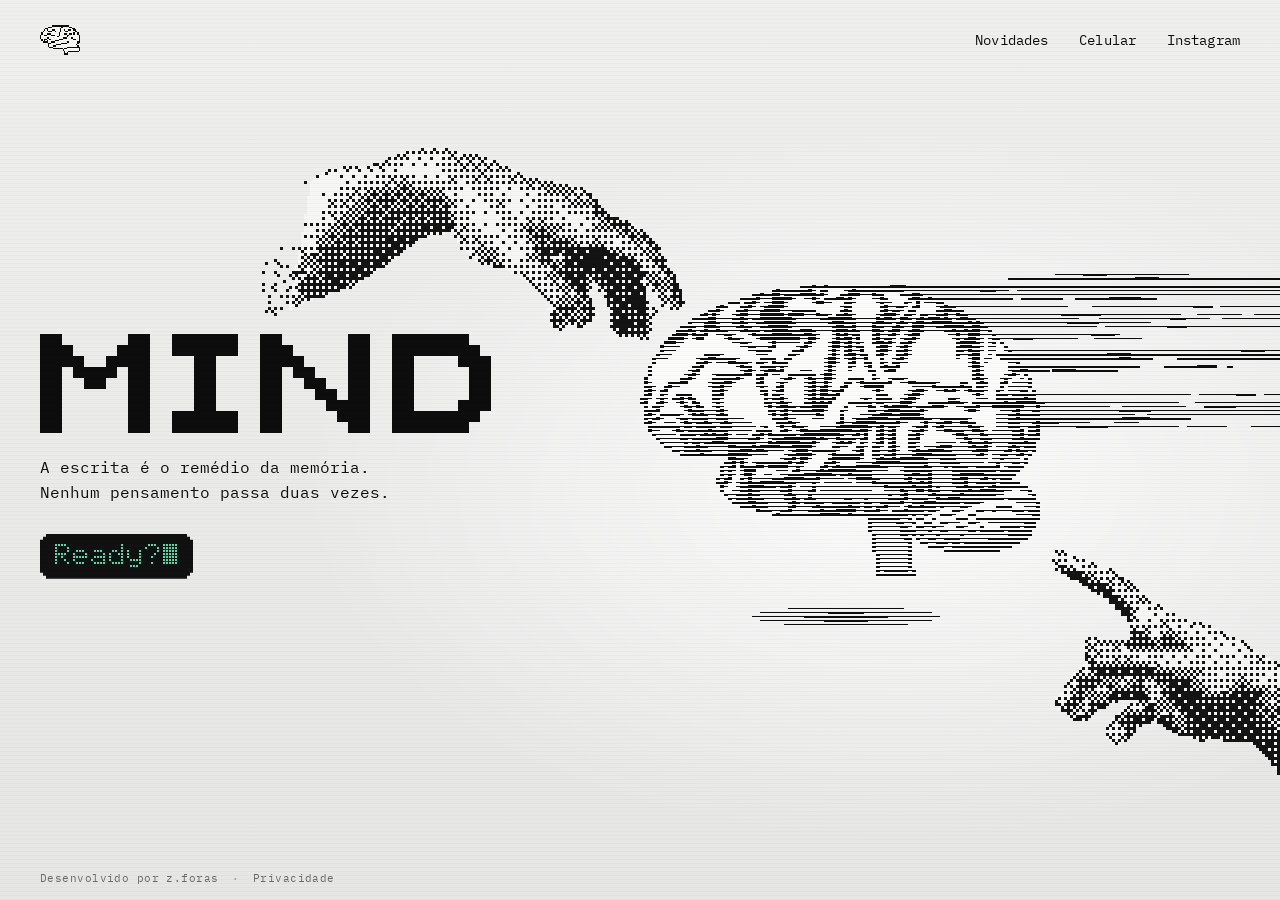
<file: index.html>
<!doctype html>
<html lang="pt-BR">
  <head>
    <meta charset="UTF-8" />
    <meta name="viewport" content="width=device-width, initial-scale=1.0, viewport-fit=cover" />
    <title>Mind — a sua segunda mente</title>
    <meta
      name="description"
      content="Mind: a escrita é o remédio da memória; nenhum pensamento passa duas vezes. Notas, tarefas e planos, grátis para Windows, iPhone e Android."
    />
    <meta name="theme-color" content="#ebebea" />
    <meta property="og:title" content="Mind" />
    <meta property="og:description" content="A escrita é o remédio da memória. Nenhum pensamento passa duas vezes." />
    <link rel="icon" href="data:image/svg+xml,%3Csvg%20xmlns%3D%22http%3A//www.w3.org/2000/svg%22%20viewBox%3D%220%200%2032%2032%22%20shape-rendering%3D%22crispEdges%22%3E%3Crect%20width%3D%2232%22%20height%3D%2232%22%20fill%3D%22%23141414%22/%3E%3Cg%20transform%3D%22translate%280%204%29%22%3E%3Cpath%20fill%3D%22%23EDEDEB%22%20d%3D%22M10%202h7v1h-7zM18%202h5v1h-5zM7%203h9v1h-9zM17%203h8v1h-8zM5%204h1v1h-1zM7%204h3v1h-3zM12%204h4v1h-4zM17%204h2v1h-2zM20%204h2v1h-2zM24%204h2v1h-2zM4%205h3v1h-3zM10%205h2v1h-2zM13%205h3v1h-3zM17%205h3v1h-3zM22%205h5v1h-5zM3%206h12v1h-12zM16%206h10v1h-10zM27%206h2v1h-2zM3%207h3v1h-3zM9%207h6v1h-6zM16%207h3v1h-3zM21%207h2v1h-2zM25%207h1v1h-1zM27%207h2v1h-2zM2%208h2v1h-2zM6%208h3v1h-3zM12%208h3v1h-3zM16%208h5v1h-5zM23%208h7v1h-7zM2%209h12v1h-12zM15%209h6v1h-6zM22%209h8v1h-8zM2%2010h4v1h-4zM8%2010h10v1h-10zM21%2010h3v1h-3zM26%2010h4v1h-4zM3%2011h1v1h-1zM6%2011h2v1h-2zM9%2011h6v1h-6zM18%2011h8v1h-8zM28%2011h2v1h-2zM3%2012h1v1h-1zM5%2012h1v1h-1zM7%2012h5v1h-5zM15%2012h15v1h-15zM7%2013h2v1h-2zM12%2013h9v1h-9zM23%2013h6v1h-6zM9%2014h8v1h-8zM21%2014h8v1h-8zM8%2015h5v1h-5zM17%2015h11v1h-11zM8%2016h3v1h-3zM13%2016h16v1h-16zM11%2017h10v1h-10zM18%2018h1v1h-1zM21%2018h9v1h-9zM19%2019h11v1h-11zM20%2020h2v1h-2zM20%2021h1v1h-1z%22/%3E%3Cpath%20fill%3D%22%23141414%22%20d%3D%22M10%201h13v1h-13zM7%202h3v1h-3zM17%202h1v1h-1zM23%202h2v1h-2zM5%203h2v1h-2zM16%203h1v1h-1zM25%203h2v1h-2zM4%204h1v1h-1zM6%204h1v1h-1zM10%204h2v1h-2zM16%204h1v1h-1zM19%204h1v1h-1zM22%204h2v1h-2zM26%204h2v1h-2zM3%205h1v1h-1zM7%205h3v1h-3zM12%205h1v1h-1zM16%205h1v1h-1zM20%205h2v1h-2zM27%205h2v1h-2zM2%206h1v1h-1zM15%206h1v1h-1zM26%206h1v1h-1zM29%206h1v1h-1zM2%207h1v1h-1zM6%207h3v1h-3zM15%207h1v1h-1zM19%207h2v1h-2zM23%207h2v1h-2zM26%207h1v1h-1zM29%207h1v1h-1zM1%208h1v1h-1zM4%208h2v1h-2zM9%208h3v1h-3zM15%208h1v1h-1zM21%208h2v1h-2zM30%208h1v1h-1zM1%209h1v1h-1zM14%209h1v1h-1zM21%209h1v1h-1zM30%209h1v1h-1zM1%2010h1v1h-1zM6%2010h2v1h-2zM18%2010h3v1h-3zM24%2010h2v1h-2zM30%2010h1v1h-1zM2%2011h1v1h-1zM4%2011h2v1h-2zM8%2011h1v1h-1zM15%2011h3v1h-3zM26%2011h2v1h-2zM30%2011h1v1h-1zM2%2012h1v1h-1zM4%2012h1v1h-1zM6%2012h1v1h-1zM12%2012h3v1h-3zM30%2012h1v1h-1zM3%2013h4v1h-4zM9%2013h3v1h-3zM21%2013h2v1h-2zM29%2013h2v1h-2zM7%2014h2v1h-2zM17%2014h4v1h-4zM29%2014h1v1h-1zM7%2015h1v1h-1zM13%2015h4v1h-4zM28%2015h1v1h-1zM7%2016h1v1h-1zM11%2016h2v1h-2zM29%2016h1v1h-1zM8%2017h3v1h-3zM21%2017h10v1h-10zM11%2018h7v1h-7zM19%2018h2v1h-2zM30%2018h1v1h-1zM18%2019h1v1h-1zM30%2019h1v1h-1zM19%2020h1v1h-1zM22%2020h8v1h-8zM19%2021h1v1h-1zM21%2021h1v1h-1zM19%2022h3v1h-3z%22/%3E%3C/g%3E%3C/svg%3E" />
    <link rel="preconnect" href="https://fonts.googleapis.com" />
    <link rel="preconnect" href="https://fonts.gstatic.com" crossorigin />
    <link rel="stylesheet" href="https://fonts.googleapis.com/css2?family=IBM+Plex+Mono:wght@400;500&display=swap" />
    <link rel="stylesheet" href="./styles.css" />
    <script>
      // O site anima sempre, mesmo com as animações do sistema desligadas (escolha do autor).
      document.documentElement.classList.add('motion');
    </script>
  </head>
  <body>
    <div class="page">
      <div class="hands" id="hands" aria-hidden="true">
        <canvas class="hand hand--l"></canvas>
        <canvas class="hand hand--r"></canvas>
      </div>

      <header class="nav enter enter--fade" style="--in: 60ms">
        <a class="logo" href="./" aria-label="Mind, início"><!--LOGO--><svg class="logo__px" viewBox="1 1 30 22" aria-hidden="true" focusable="false" shape-rendering="crispEdges"><path class="logo__body" d="M10 2h7v1h-7zM18 2h5v1h-5zM7 3h9v1h-9zM17 3h8v1h-8zM5 4h1v1h-1zM7 4h3v1h-3zM12 4h4v1h-4zM17 4h2v1h-2zM20 4h2v1h-2zM24 4h2v1h-2zM4 5h3v1h-3zM10 5h2v1h-2zM13 5h3v1h-3zM17 5h3v1h-3zM22 5h5v1h-5zM3 6h12v1h-12zM16 6h10v1h-10zM27 6h2v1h-2zM3 7h3v1h-3zM9 7h6v1h-6zM16 7h3v1h-3zM21 7h2v1h-2zM25 7h1v1h-1zM27 7h2v1h-2zM2 8h2v1h-2zM6 8h3v1h-3zM12 8h3v1h-3zM16 8h5v1h-5zM23 8h7v1h-7zM2 9h12v1h-12zM15 9h6v1h-6zM22 9h8v1h-8zM2 10h4v1h-4zM8 10h10v1h-10zM21 10h3v1h-3zM26 10h4v1h-4zM3 11h1v1h-1zM6 11h2v1h-2zM9 11h6v1h-6zM18 11h8v1h-8zM28 11h2v1h-2zM3 12h1v1h-1zM5 12h1v1h-1zM7 12h5v1h-5zM15 12h15v1h-15zM7 13h2v1h-2zM12 13h9v1h-9zM23 13h6v1h-6zM9 14h8v1h-8zM21 14h8v1h-8zM8 15h5v1h-5zM17 15h11v1h-11zM8 16h3v1h-3zM13 16h16v1h-16zM11 17h10v1h-10zM18 18h1v1h-1zM21 18h9v1h-9zM19 19h11v1h-11zM20 20h2v1h-2zM20 21h1v1h-1z"/><path d="M10 1h13v1h-13zM7 2h3v1h-3zM17 2h1v1h-1zM23 2h2v1h-2zM5 3h2v1h-2zM16 3h1v1h-1zM25 3h2v1h-2zM4 4h1v1h-1zM6 4h1v1h-1zM10 4h2v1h-2zM16 4h1v1h-1zM19 4h1v1h-1zM22 4h2v1h-2zM26 4h2v1h-2zM3 5h1v1h-1zM7 5h3v1h-3zM12 5h1v1h-1zM16 5h1v1h-1zM20 5h2v1h-2zM27 5h2v1h-2zM2 6h1v1h-1zM15 6h1v1h-1zM26 6h1v1h-1zM29 6h1v1h-1zM2 7h1v1h-1zM6 7h3v1h-3zM15 7h1v1h-1zM19 7h2v1h-2zM23 7h2v1h-2zM26 7h1v1h-1zM29 7h1v1h-1zM1 8h1v1h-1zM4 8h2v1h-2zM9 8h3v1h-3zM15 8h1v1h-1zM21 8h2v1h-2zM30 8h1v1h-1zM1 9h1v1h-1zM14 9h1v1h-1zM21 9h1v1h-1zM30 9h1v1h-1zM1 10h1v1h-1zM6 10h2v1h-2zM18 10h3v1h-3zM24 10h2v1h-2zM30 10h1v1h-1zM2 11h1v1h-1zM4 11h2v1h-2zM8 11h1v1h-1zM15 11h3v1h-3zM26 11h2v1h-2zM30 11h1v1h-1zM2 12h1v1h-1zM4 12h1v1h-1zM6 12h1v1h-1zM12 12h3v1h-3zM30 12h1v1h-1zM3 13h4v1h-4zM9 13h3v1h-3zM21 13h2v1h-2zM29 13h2v1h-2zM7 14h2v1h-2zM17 14h4v1h-4zM29 14h1v1h-1zM7 15h1v1h-1zM13 15h4v1h-4zM28 15h1v1h-1zM7 16h1v1h-1zM11 16h2v1h-2zM29 16h1v1h-1zM8 17h3v1h-3zM21 17h10v1h-10zM11 18h7v1h-7zM19 18h2v1h-2zM30 18h1v1h-1zM18 19h1v1h-1zM30 19h1v1h-1zM19 20h1v1h-1zM22 20h8v1h-8zM19 21h1v1h-1zM21 21h1v1h-1zM19 22h3v1h-3z"/></svg><!--/LOGO--></a>
        <nav class="links" aria-label="Links">
          <a class="links__wide" href="https://github.com/oForas/mind/releases" target="_blank" rel="noopener">Novidades</a>
          <a class="links__wide" href="https://oforas.github.io/mind/app/">Celular</a>
          <a href="https://instagram.com/z.foras" target="_blank" rel="noopener">Instagram</a>
        </nav>
      </header>

      <main class="hero">
        <div class="copy">
          <h1 class="title"><span class="sr-only">Mind</span><!--TITLE--><svg class="title__px" viewBox="0 0 41 9" aria-hidden="true" focusable="false" shape-rendering="crispEdges"><rect x="0" y="0" width="1" height="1" style="--d:0ms"/><rect x="1" y="0" width="1" height="1" style="--d:446ms"/><rect x="8" y="0" width="1" height="1" style="--d:170ms"/><rect x="9" y="0" width="1" height="1" style="--d:136ms"/><rect x="0" y="1" width="1" height="1" style="--d:350ms"/><rect x="1" y="1" width="1" height="1" style="--d:260ms"/><rect x="2" y="1" width="1" height="1" style="--d:166ms"/><rect x="7" y="1" width="1" height="1" style="--d:388ms"/><rect x="8" y="1" width="1" height="1" style="--d:394ms"/><rect x="9" y="1" width="1" height="1" style="--d:296ms"/><rect x="0" y="2" width="1" height="1" style="--d:329ms"/><rect x="1" y="2" width="1" height="1" style="--d:309ms"/><rect x="2" y="2" width="1" height="1" style="--d:400ms"/><rect x="3" y="2" width="1" height="1" style="--d:128ms"/><rect x="6" y="2" width="1" height="1" style="--d:203ms"/><rect x="7" y="2" width="1" height="1" style="--d:367ms"/><rect x="8" y="2" width="1" height="1" style="--d:366ms"/><rect x="9" y="2" width="1" height="1" style="--d:61ms"/><rect x="0" y="3" width="1" height="1" style="--d:328ms"/><rect x="1" y="3" width="1" height="1" style="--d:228ms"/><rect x="3" y="3" width="1" height="1" style="--d:454ms"/><rect x="4" y="3" width="1" height="1" style="--d:403ms"/><rect x="5" y="3" width="1" height="1" style="--d:78ms"/><rect x="6" y="3" width="1" height="1" style="--d:270ms"/><rect x="8" y="3" width="1" height="1" style="--d:474ms"/><rect x="9" y="3" width="1" height="1" style="--d:366ms"/><rect x="0" y="4" width="1" height="1" style="--d:309ms"/><rect x="1" y="4" width="1" height="1" style="--d:281ms"/><rect x="4" y="4" width="1" height="1" style="--d:453ms"/><rect x="5" y="4" width="1" height="1" style="--d:456ms"/><rect x="8" y="4" width="1" height="1" style="--d:210ms"/><rect x="9" y="4" width="1" height="1" style="--d:196ms"/><rect x="0" y="5" width="1" height="1" style="--d:402ms"/><rect x="1" y="5" width="1" height="1" style="--d:163ms"/><rect x="8" y="5" width="1" height="1" style="--d:104ms"/><rect x="9" y="5" width="1" height="1" style="--d:178ms"/><rect x="0" y="6" width="1" height="1" style="--d:206ms"/><rect x="1" y="6" width="1" height="1" style="--d:145ms"/><rect x="8" y="6" width="1" height="1" style="--d:481ms"/><rect x="9" y="6" width="1" height="1" style="--d:303ms"/><rect x="0" y="7" width="1" height="1" style="--d:350ms"/><rect x="1" y="7" width="1" height="1" style="--d:425ms"/><rect x="8" y="7" width="1" height="1" style="--d:59ms"/><rect x="9" y="7" width="1" height="1" style="--d:166ms"/><rect x="0" y="8" width="1" height="1" style="--d:269ms"/><rect x="1" y="8" width="1" height="1" style="--d:248ms"/><rect x="8" y="8" width="1" height="1" style="--d:234ms"/><rect x="9" y="8" width="1" height="1" style="--d:128ms"/><rect x="12" y="0" width="1" height="1" style="--d:483ms"/><rect x="13" y="0" width="1" height="1" style="--d:77ms"/><rect x="14" y="0" width="1" height="1" style="--d:230ms"/><rect x="15" y="0" width="1" height="1" style="--d:224ms"/><rect x="16" y="0" width="1" height="1" style="--d:381ms"/><rect x="17" y="0" width="1" height="1" style="--d:510ms"/><rect x="12" y="1" width="1" height="1" style="--d:294ms"/><rect x="13" y="1" width="1" height="1" style="--d:130ms"/><rect x="14" y="1" width="1" height="1" style="--d:249ms"/><rect x="15" y="1" width="1" height="1" style="--d:195ms"/><rect x="16" y="1" width="1" height="1" style="--d:237ms"/><rect x="17" y="1" width="1" height="1" style="--d:270ms"/><rect x="14" y="2" width="1" height="1" style="--d:214ms"/><rect x="15" y="2" width="1" height="1" style="--d:314ms"/><rect x="14" y="3" width="1" height="1" style="--d:349ms"/><rect x="15" y="3" width="1" height="1" style="--d:170ms"/><rect x="14" y="4" width="1" height="1" style="--d:490ms"/><rect x="15" y="4" width="1" height="1" style="--d:278ms"/><rect x="14" y="5" width="1" height="1" style="--d:469ms"/><rect x="15" y="5" width="1" height="1" style="--d:363ms"/><rect x="14" y="6" width="1" height="1" style="--d:359ms"/><rect x="15" y="6" width="1" height="1" style="--d:306ms"/><rect x="12" y="7" width="1" height="1" style="--d:289ms"/><rect x="13" y="7" width="1" height="1" style="--d:381ms"/><rect x="14" y="7" width="1" height="1" style="--d:506ms"/><rect x="15" y="7" width="1" height="1" style="--d:249ms"/><rect x="16" y="7" width="1" height="1" style="--d:402ms"/><rect x="17" y="7" width="1" height="1" style="--d:187ms"/><rect x="12" y="8" width="1" height="1" style="--d:329ms"/><rect x="13" y="8" width="1" height="1" style="--d:219ms"/><rect x="14" y="8" width="1" height="1" style="--d:213ms"/><rect x="15" y="8" width="1" height="1" style="--d:246ms"/><rect x="16" y="8" width="1" height="1" style="--d:444ms"/><rect x="17" y="8" width="1" height="1" style="--d:488ms"/><rect x="20" y="0" width="1" height="1" style="--d:131ms"/><rect x="21" y="0" width="1" height="1" style="--d:475ms"/><rect x="28" y="0" width="1" height="1" style="--d:147ms"/><rect x="29" y="0" width="1" height="1" style="--d:308ms"/><rect x="20" y="1" width="1" height="1" style="--d:152ms"/><rect x="21" y="1" width="1" height="1" style="--d:119ms"/><rect x="22" y="1" width="1" height="1" style="--d:564ms"/><rect x="28" y="1" width="1" height="1" style="--d:215ms"/><rect x="29" y="1" width="1" height="1" style="--d:417ms"/><rect x="20" y="2" width="1" height="1" style="--d:147ms"/><rect x="21" y="2" width="1" height="1" style="--d:301ms"/><rect x="22" y="2" width="1" height="1" style="--d:370ms"/><rect x="23" y="2" width="1" height="1" style="--d:156ms"/><rect x="28" y="2" width="1" height="1" style="--d:552ms"/><rect x="29" y="2" width="1" height="1" style="--d:538ms"/><rect x="20" y="3" width="1" height="1" style="--d:506ms"/><rect x="21" y="3" width="1" height="1" style="--d:507ms"/><rect x="23" y="3" width="1" height="1" style="--d:525ms"/><rect x="24" y="3" width="1" height="1" style="--d:459ms"/><rect x="28" y="3" width="1" height="1" style="--d:241ms"/><rect x="29" y="3" width="1" height="1" style="--d:118ms"/><rect x="20" y="4" width="1" height="1" style="--d:197ms"/><rect x="21" y="4" width="1" height="1" style="--d:118ms"/><rect x="24" y="4" width="1" height="1" style="--d:94ms"/><rect x="25" y="4" width="1" height="1" style="--d:394ms"/><rect x="28" y="4" width="1" height="1" style="--d:220ms"/><rect x="29" y="4" width="1" height="1" style="--d:469ms"/><rect x="20" y="5" width="1" height="1" style="--d:313ms"/><rect x="21" y="5" width="1" height="1" style="--d:412ms"/><rect x="25" y="5" width="1" height="1" style="--d:212ms"/><rect x="26" y="5" width="1" height="1" style="--d:525ms"/><rect x="28" y="5" width="1" height="1" style="--d:222ms"/><rect x="29" y="5" width="1" height="1" style="--d:293ms"/><rect x="20" y="6" width="1" height="1" style="--d:507ms"/><rect x="21" y="6" width="1" height="1" style="--d:139ms"/><rect x="26" y="6" width="1" height="1" style="--d:336ms"/><rect x="27" y="6" width="1" height="1" style="--d:107ms"/><rect x="28" y="6" width="1" height="1" style="--d:548ms"/><rect x="29" y="6" width="1" height="1" style="--d:419ms"/><rect x="20" y="7" width="1" height="1" style="--d:521ms"/><rect x="21" y="7" width="1" height="1" style="--d:92ms"/><rect x="27" y="7" width="1" height="1" style="--d:537ms"/><rect x="28" y="7" width="1" height="1" style="--d:200ms"/><rect x="29" y="7" width="1" height="1" style="--d:578ms"/><rect x="20" y="8" width="1" height="1" style="--d:349ms"/><rect x="21" y="8" width="1" height="1" style="--d:408ms"/><rect x="28" y="8" width="1" height="1" style="--d:237ms"/><rect x="29" y="8" width="1" height="1" style="--d:220ms"/><rect x="32" y="0" width="1" height="1" style="--d:225ms"/><rect x="33" y="0" width="1" height="1" style="--d:400ms"/><rect x="34" y="0" width="1" height="1" style="--d:158ms"/><rect x="35" y="0" width="1" height="1" style="--d:506ms"/><rect x="36" y="0" width="1" height="1" style="--d:477ms"/><rect x="37" y="0" width="1" height="1" style="--d:487ms"/><rect x="38" y="0" width="1" height="1" style="--d:387ms"/><rect x="32" y="1" width="1" height="1" style="--d:141ms"/><rect x="33" y="1" width="1" height="1" style="--d:182ms"/><rect x="34" y="1" width="1" height="1" style="--d:574ms"/><rect x="35" y="1" width="1" height="1" style="--d:199ms"/><rect x="36" y="1" width="1" height="1" style="--d:471ms"/><rect x="37" y="1" width="1" height="1" style="--d:573ms"/><rect x="38" y="1" width="1" height="1" style="--d:166ms"/><rect x="39" y="1" width="1" height="1" style="--d:576ms"/><rect x="32" y="2" width="1" height="1" style="--d:538ms"/><rect x="33" y="2" width="1" height="1" style="--d:605ms"/><rect x="38" y="2" width="1" height="1" style="--d:606ms"/><rect x="39" y="2" width="1" height="1" style="--d:519ms"/><rect x="40" y="2" width="1" height="1" style="--d:358ms"/><rect x="32" y="3" width="1" height="1" style="--d:244ms"/><rect x="33" y="3" width="1" height="1" style="--d:478ms"/><rect x="39" y="3" width="1" height="1" style="--d:576ms"/><rect x="40" y="3" width="1" height="1" style="--d:347ms"/><rect x="32" y="4" width="1" height="1" style="--d:238ms"/><rect x="33" y="4" width="1" height="1" style="--d:323ms"/><rect x="39" y="4" width="1" height="1" style="--d:578ms"/><rect x="40" y="4" width="1" height="1" style="--d:424ms"/><rect x="32" y="5" width="1" height="1" style="--d:294ms"/><rect x="33" y="5" width="1" height="1" style="--d:427ms"/><rect x="39" y="5" width="1" height="1" style="--d:505ms"/><rect x="40" y="5" width="1" height="1" style="--d:317ms"/><rect x="32" y="6" width="1" height="1" style="--d:473ms"/><rect x="33" y="6" width="1" height="1" style="--d:332ms"/><rect x="38" y="6" width="1" height="1" style="--d:244ms"/><rect x="39" y="6" width="1" height="1" style="--d:302ms"/><rect x="40" y="6" width="1" height="1" style="--d:629ms"/><rect x="32" y="7" width="1" height="1" style="--d:602ms"/><rect x="33" y="7" width="1" height="1" style="--d:432ms"/><rect x="34" y="7" width="1" height="1" style="--d:551ms"/><rect x="35" y="7" width="1" height="1" style="--d:577ms"/><rect x="36" y="7" width="1" height="1" style="--d:236ms"/><rect x="37" y="7" width="1" height="1" style="--d:454ms"/><rect x="38" y="7" width="1" height="1" style="--d:213ms"/><rect x="39" y="7" width="1" height="1" style="--d:391ms"/><rect x="32" y="8" width="1" height="1" style="--d:392ms"/><rect x="33" y="8" width="1" height="1" style="--d:499ms"/><rect x="34" y="8" width="1" height="1" style="--d:587ms"/><rect x="35" y="8" width="1" height="1" style="--d:368ms"/><rect x="36" y="8" width="1" height="1" style="--d:230ms"/><rect x="37" y="8" width="1" height="1" style="--d:359ms"/><rect x="38" y="8" width="1" height="1" style="--d:228ms"/></svg><!--/TITLE--></h1>

          <div class="lower">
            <p class="sub enter" style="--in: 520ms">
              <span>A escrita é o remédio da memória.</span>
              <span>Nenhum pensamento passa duas vezes.</span>
            </p>

            <div class="cta enter" style="--in: 680ms">
              <button class="btn" id="cta" type="button" aria-label="Ready?">
                <span class="btn__face">
                  <span class="btn__led" id="led" aria-hidden="true"></span>
                  <span class="btn__txt">Ready?</span>
                </span>
              </button>
            </div>
          </div>
        </div>

        <div class="visual enter enter--fade" id="visual" aria-hidden="true" style="--in: 200ms">
          <canvas id="brain"></canvas>
        </div>
      </main>

      <footer class="foot enter enter--fade" style="--in: 1100ms">
        <a href="https://instagram.com/z.foras" target="_blank" rel="noopener">Desenvolvido por z.foras</a>
        <span aria-hidden="true">·</span>
        <a href="./privacidade/">Privacidade</a>
      </footer>
    </div>

    <div class="dl" id="dl" hidden>
      <div class="dl__backdrop" data-close></div>
      <div class="dl__win" role="dialog" aria-modal="true" aria-labelledby="dl-title">
        <div class="dl__bar">
          <span class="dl__name">MIND.EXE</span>
          <span class="dl__ctrls">
            <span class="dl__ctrl" aria-hidden="true">
              <svg viewBox="0 0 7 7" shape-rendering="crispEdges"><path d="M1 5h5v1H1z" /></svg>
            </span>
            <span class="dl__ctrl" aria-hidden="true">
              <svg viewBox="0 0 7 7" shape-rendering="crispEdges"><path d="M1 1h5v5H1zM2 2v3h3V2z" fill-rule="evenodd" /></svg>
            </span>
            <button class="dl__ctrl dl__x" type="button" data-close aria-label="Fechar">
              <svg viewBox="0 0 7 7" shape-rendering="crispEdges" aria-hidden="true">
                <path d="M1 1h1v1H1zM2 2h1v1H2zM3 3h1v1H3zM4 4h1v1H4zM5 5h1v1H5zM5 1h1v1H5zM4 2h1v1H4zM2 4h1v1H2zM1 5h1v1H1z" />
              </svg>
            </button>
          </span>
        </div>
        <div class="dl__body">
          <p class="dl__title" id="dl-title"><span id="dl-word">Downloading</span><span class="dl__dots" aria-hidden="true"></span></p>
          <div class="dl__row">
            <div
              class="dl__meter"
              id="dl-meter"
              role="progressbar"
              aria-label="Progresso do download"
              aria-valuemin="0"
              aria-valuemax="100"
              aria-valuenow="0"
            ></div>
            <span class="dl__pct" id="dl-pct" aria-hidden="true">0%</span>
          </div>
          <p class="dl__note" id="dl-note" aria-live="polite"></p>
        </div>
      </div>
    </div>

    <script src="./main.js"></script>
  </body>
</html>
</file>
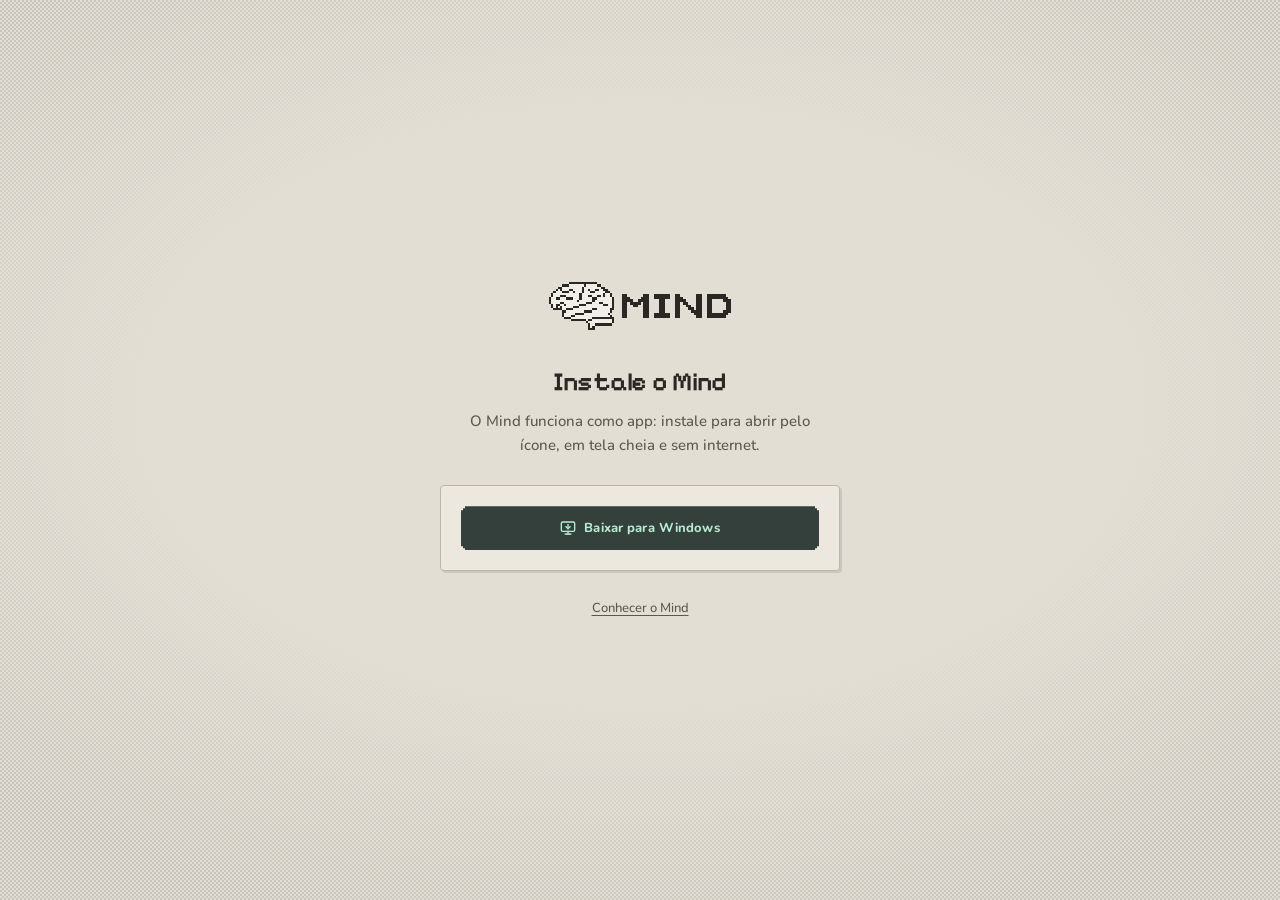
<file: app/index.html>
<!doctype html>
<html lang="pt-BR">
  <head>
    <meta charset="UTF-8" />
    <meta name="viewport" content="width=device-width, initial-scale=1.0, viewport-fit=cover" />
    <meta name="theme-color" content="#E3DED4" />
    <meta name="apple-mobile-web-app-capable" content="yes" />
    <meta name="mobile-web-app-capable" content="yes" />
    <meta name="apple-mobile-web-app-status-bar-style" content="black-translucent" />
    <meta name="apple-mobile-web-app-title" content="Mind" />
    <meta
      http-equiv="Content-Security-Policy"
      content="default-src 'self'; style-src 'self' 'unsafe-inline'; font-src 'self' data:; img-src 'self' data: blob:; script-src 'self' 'wasm-unsafe-eval'; connect-src 'self' data: blob: ws://localhost:* https://*.supabase.co wss://*.supabase.co https://pt.wiktionary.org"
    />
    <title>Mind</title>
    <link rel="icon" type="image/png" href="./icon.png" />
    <link rel="apple-touch-icon" href="./apple-touch-icon.png" />
    <script type="module" crossorigin src="./assets/index-DTof_SZk.js"></script>
    <link rel="modulepreload" crossorigin href="./assets/rolldown-runtime-XKyaHtl9.js">
    <link rel="modulepreload" crossorigin href="./assets/dates-DCvyzQMv.js">
    <link rel="modulepreload" crossorigin href="./assets/attachments-CD_3-Fcy.js">
    <link rel="stylesheet" crossorigin href="./assets/index-dL9i6tW7.css">
  <link rel="manifest" href="./manifest.webmanifest"></head>
  <body>
    <div id="root"></div>
  </body>
</html>
</file>
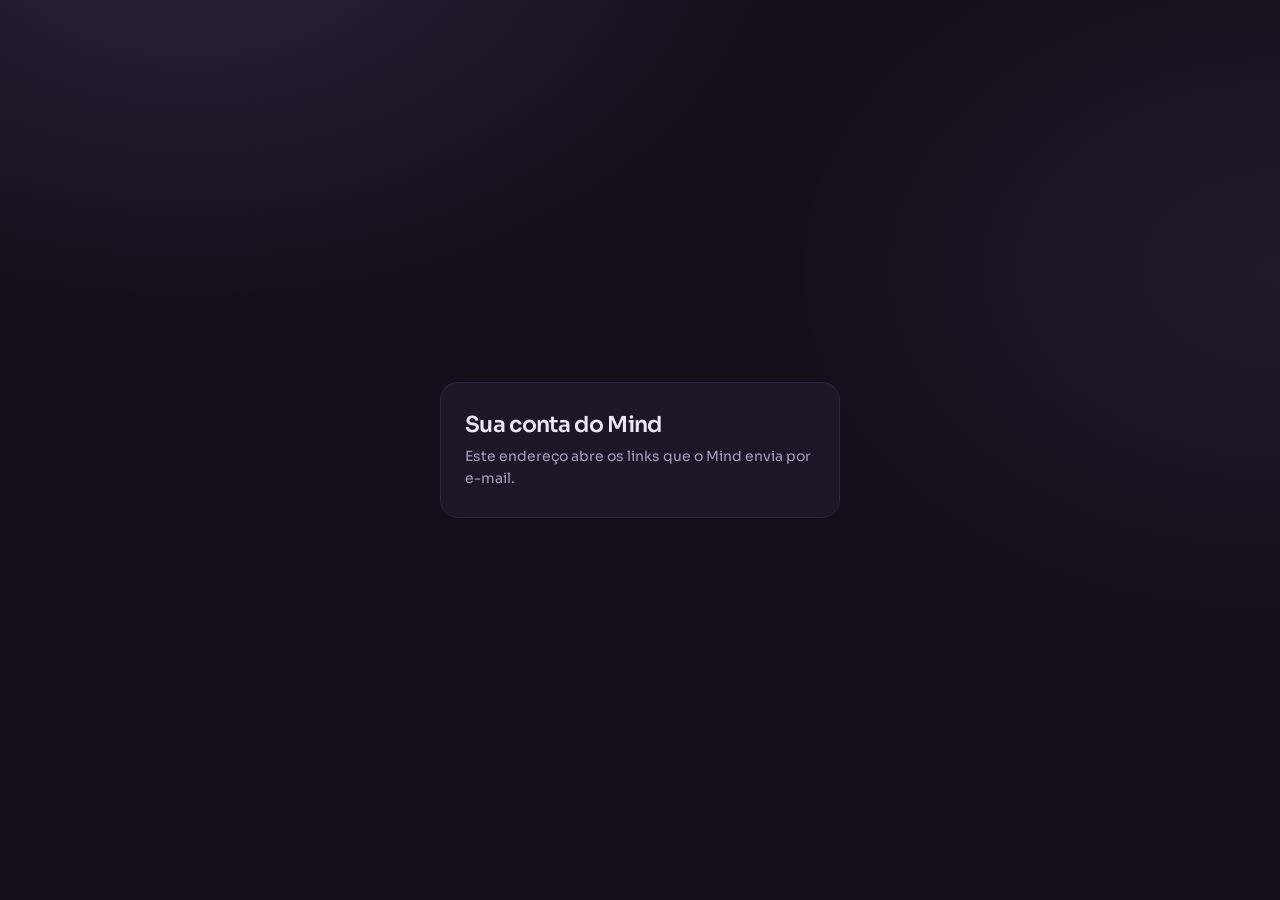
<file: conta/index.html>
<!doctype html>
<html lang="pt-BR">
  <head>
    <meta charset="UTF-8" />
    <meta name="viewport" content="width=device-width, initial-scale=1.0, viewport-fit=cover" />
    <meta name="robots" content="noindex" />
    <meta name="referrer" content="no-referrer" />
    <meta name="theme-color" content="#130F1A" />
    <title>Sua conta · Mind</title>
    <link rel="icon" type="image/png" href="../app/icon.png" />
    <link rel="stylesheet" href="./styles.css" />
    <style>
      main.conta {
        min-height: 100dvh;
        display: grid;
        place-items: center;
        padding: 24px 16px;
      }
      .conta-card {
        width: 100%;
        max-width: 400px;
        padding: 28px 24px;
        border: 1px solid var(--line);
        border-radius: var(--radius);
        background: var(--surface);
      }
      .conta-card h1 {
        margin: 0 0 8px;
        font-size: 22px;
        font-weight: 600;
        line-height: 1.25;
      }
      .conta-card p {
        margin: 0;
        color: var(--muted);
        font-size: 14px;
      }
      .conta-card form {
        display: grid;
        gap: 12px;
        margin-top: 20px;
      }
      .conta-card label {
        display: grid;
        gap: 4px;
        font-size: 13px;
        color: var(--muted);
      }
      .conta-card input {
        min-height: 44px;
        padding: 0 12px;
        border: 1px solid var(--line);
        border-radius: 12px;
        background: var(--bg);
        color: var(--text);
        font: inherit;
        font-size: 16px;
      }
      .conta-card input:focus-visible {
        outline: 2px solid var(--brand);
        outline-offset: 2px;
      }
      .conta-card button {
        min-height: 44px;
        border: none;
        border-radius: 12px;
        background: var(--grad);
        color: var(--bg);
        font: inherit;
        font-weight: 600;
        cursor: pointer;
      }
      .conta-card button:disabled {
        opacity: 0.6;
        cursor: default;
      }
      .conta-card button:focus-visible {
        outline: 2px solid var(--text);
        outline-offset: 2px;
      }
      #erro {
        color: #e3a17e;
      }
      [hidden] {
        display: none !important;
      }
    </style>
  </head>
  <body>
    <main class="conta">
      <section class="conta-card">
        <h1 id="titulo">Sua conta do Mind</h1>
        <p id="texto">Este endereço abre os links que o Mind envia por e-mail.</p>

        <form id="form" hidden>
          <label>
            Senha nova
            <input id="senha" type="password" autocomplete="new-password" minlength="6" required />
          </label>
          <label>
            Repita a senha nova
            <input
              id="repetir"
              type="password"
              autocomplete="new-password"
              minlength="6"
              required
            />
          </label>
          <p id="erro" role="alert" hidden></p>
          <button id="salvar" type="submit">Salvar senha nova</button>
        </form>
      </section>
    </main>

    <script>
      // Recebe os links dos e-mails do Mind. O Supabase traz o resultado depois do "#":
      //   type=recovery + access_token → criar a senha nova
      //   type=signup (ou outro) + access_token → conta confirmada
      //   error_code → link vencido ou já usado
      const SUPABASE_URL = 'https://rbmkdysyycuwhoydelzy.supabase.co';
      const ANON_KEY = 'eyJhbGciOiJIUzI1NiIsInR5cCI6IkpXVCJ9.eyJpc3MiOiJzdXBhYmFzZSIsInJlZiI6InJibWtkeXN5eWN1d2hveWRlbHp5Iiwicm9sZSI6ImFub24iLCJpYXQiOjE3OTM0ODEzOTgsImV4cCI6MjEwOTA1NzM5OH0.rWECeTxRbbvsWNRsEj-z4uRiyA-or7hbcH0xusNmTQo';

      const el = (id) => document.getElementById(id);
      const show = (title, text) => {
        el('titulo').textContent = title;
        el('texto').textContent = text;
      };

      const params = new URLSearchParams(location.hash.slice(1));
      const token = params.get('access_token');
      const type = params.get('type');
      // O token não fica no endereço (nem no histórico) depois de lido.
      if (location.hash) history.replaceState(null, '', location.pathname);

      if (params.get('error') || params.get('error_code')) {
        show(
          'Este link não vale mais',
          'Ele venceu ou já foi usado. Abra o Mind e peça outro: "Esqueci a senha" para trocar a senha, ou entre com sua conta para reenviar a confirmação.',
        );
      } else if (token && type === 'recovery') {
        show('Crie uma senha nova', 'Ela vale para o Mind em todos os seus aparelhos.');
        el('form').hidden = false;
        el('senha').focus();
      } else if (token) {
        show('Conta confirmada!', 'Tudo certo. Volte para o Mind e entre com seu e-mail e senha.');
      }

      el('form').addEventListener('submit', async (e) => {
        e.preventDefault();
        const senha = el('senha').value;
        const erro = el('erro');
        erro.hidden = true;
        if (senha !== el('repetir').value) {
          erro.textContent = 'As duas senhas estão diferentes.';
          erro.hidden = false;
          return;
        }
        el('salvar').disabled = true;
        try {
          const res = await fetch(`${SUPABASE_URL}/auth/v1/user`, {
            method: 'PUT',
            headers: {
              apikey: ANON_KEY,
              Authorization: `Bearer ${token}`,
              'Content-Type': 'application/json',
            },
            body: JSON.stringify({ password: senha }),
          });
          if (res.ok) {
            el('form').hidden = true;
            show('Senha nova salva!', 'Volte para o Mind e entre com seu e-mail e a senha nova.');
            return;
          }
          const data = await res.json().catch(() => ({}));
          const msg = data.msg || data.message || data.error_description || '';
          if (/different from the old/i.test(msg)) {
            erro.textContent = 'A senha nova precisa ser diferente da antiga.';
          } else if (/at least/i.test(msg)) {
            erro.textContent = 'A senha precisa ter pelo menos 6 caracteres.';
          } else if (res.status === 401 || res.status === 403) {
            erro.textContent = 'Este link venceu. Abra o Mind e peça outro em "Esqueci a senha".';
          } else {
            erro.textContent = 'Não foi possível salvar agora. Tente de novo.';
          }
        } catch {
          erro.textContent = 'Sem conexão. Confira a internet e tente de novo.';
        }
        erro.hidden = false;
        el('salvar').disabled = false;
      });
    </script>
  </body>
</html>
</file>
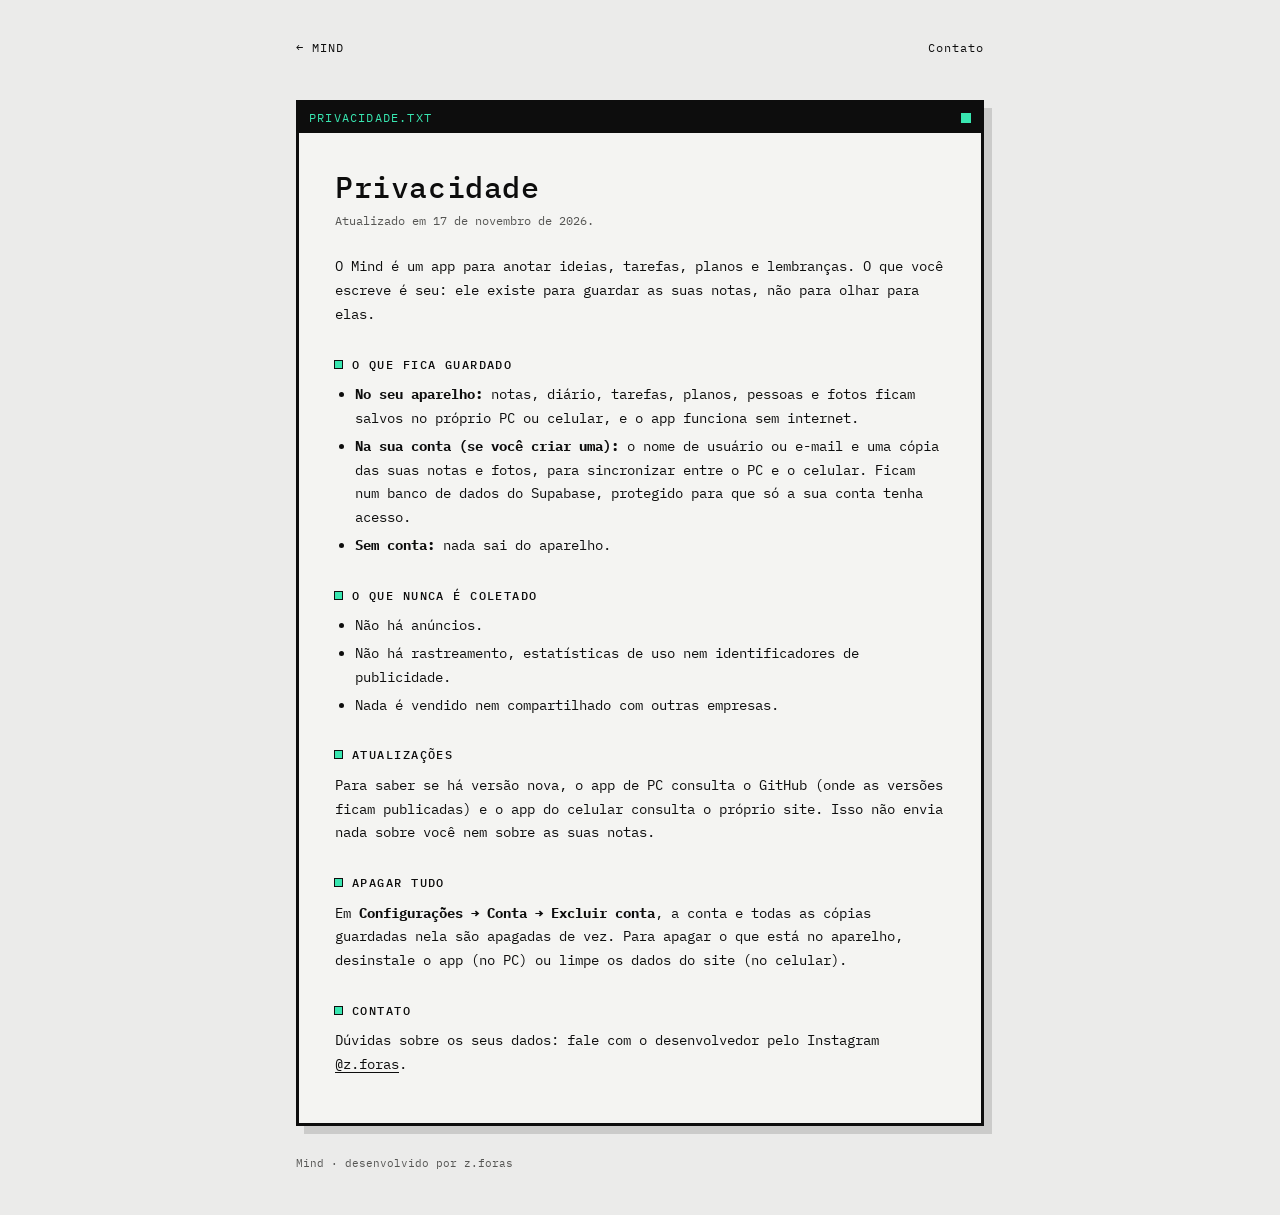
<file: privacidade/index.html>
<!doctype html>
<html lang="pt-BR">
  <head>
    <meta charset="UTF-8" />
    <meta name="viewport" content="width=device-width, initial-scale=1.0, viewport-fit=cover" />
    <title>Privacidade — Mind</title>
    <meta name="description" content="Como o Mind cuida das suas notas: o que é guardado, o que nunca é coletado e como apagar tudo." />
    <meta name="theme-color" content="#ebebea" />
    <link rel="preconnect" href="https://fonts.googleapis.com" />
    <link rel="preconnect" href="https://fonts.gstatic.com" crossorigin />
    <link rel="stylesheet" href="https://fonts.googleapis.com/css2?family=IBM+Plex+Mono:wght@400;500&display=swap" />
    <style>
      :root {
        color-scheme: light;
        --bg: #ebebea;
        --ink: #0d0d0d;
        --muted: #555553;
        --led: #38e6b0;
        --term: #060807;
      }
      * {
        box-sizing: border-box;
      }
      body {
        margin: 0;
        background: var(--bg);
        color: var(--ink);
        font-family: 'IBM Plex Mono', ui-monospace, Consolas, monospace;
        font-size: 14px;
        line-height: 1.7;
        -webkit-font-smoothing: antialiased;
      }
      .wrap {
        width: min(720px, 100%);
        margin: 0 auto;
        padding: 20px 16px max(32px, env(safe-area-inset-bottom, 0px));
      }
      .nav {
        display: flex;
        align-items: center;
        justify-content: space-between;
        height: 56px;
      }
      .nav a {
        color: var(--ink);
        text-decoration: none;
        font-size: 12px;
        letter-spacing: 0.08em;
      }
      .nav a:hover,
      .nav a:focus-visible {
        text-decoration: underline;
        text-underline-offset: 3px;
      }
      .win {
        margin-top: 24px;
        border: 3px solid var(--ink);
        background: #f4f4f2;
        box-shadow: 8px 8px 0 rgba(13, 13, 13, 0.14);
      }
      .bar {
        display: flex;
        align-items: center;
        justify-content: space-between;
        height: 30px;
        padding: 0 10px;
        background: var(--ink);
        color: var(--led);
        font-size: 12px;
        letter-spacing: 0.1em;
      }
      .bar i {
        width: 10px;
        height: 10px;
        background: var(--led);
      }
      .body {
        padding: clamp(18px, 4.5vw, 36px);
      }
      h1 {
        margin: 0 0 6px;
        font-size: clamp(22px, 5vw, 30px);
        font-weight: 500;
        letter-spacing: 0.02em;
        line-height: 1.2;
      }
      .kicker {
        margin: 0 0 24px;
        color: var(--muted);
        font-size: 12px;
      }
      h2 {
        margin: 28px 0 8px;
        font-size: 12px;
        font-weight: 500;
        letter-spacing: 0.12em;
        text-transform: uppercase;
      }
      h2::before {
        content: '';
        display: inline-block;
        width: 7px;
        height: 7px;
        margin-right: 10px;
        vertical-align: 1px;
        background: var(--led);
        box-shadow: 0 0 0 1px var(--ink);
      }
      p,
      ul {
        margin: 0 0 10px;
      }
      ul {
        padding-left: 20px;
      }
      li {
        margin-bottom: 4px;
      }
      a {
        color: var(--ink);
        text-underline-offset: 3px;
      }
      :focus-visible {
        outline: 2px solid var(--ink);
        outline-offset: 2px;
      }
      .foot {
        margin-top: 28px;
        color: var(--muted);
        font-size: 11px;
      }
    </style>
  </head>
  <body>
    <div class="wrap">
      <header class="nav">
        <a href="../">← MIND</a>
        <a href="https://instagram.com/z.foras" target="_blank" rel="noopener">Contato</a>
      </header>

      <main class="win">
        <div class="bar"><span>PRIVACIDADE.TXT</span><i aria-hidden="true"></i></div>
        <div class="body">
          <h1>Privacidade</h1>
          <p class="kicker">Atualizado em 17 de novembro de 2026.</p>

          <p>
            O Mind é um app para anotar ideias, tarefas, planos e lembranças. O que você escreve é seu: ele
            existe para guardar as suas notas, não para olhar para elas.
          </p>

          <h2>O que fica guardado</h2>
          <ul>
            <li>
              <b>No seu aparelho:</b> notas, diário, tarefas, planos, pessoas e fotos ficam salvos no próprio
              PC ou celular, e o app funciona sem internet.
            </li>
            <li>
              <b>Na sua conta (se você criar uma):</b> o nome de usuário ou e-mail e uma cópia das suas notas e
              fotos, para sincronizar entre o PC e o celular. Ficam num banco de dados do Supabase, protegido
              para que só a sua conta tenha acesso.
            </li>
            <li>
              <b>Sem conta:</b> nada sai do aparelho.
            </li>
          </ul>

          <h2>O que nunca é coletado</h2>
          <ul>
            <li>Não há anúncios.</li>
            <li>Não há rastreamento, estatísticas de uso nem identificadores de publicidade.</li>
            <li>Nada é vendido nem compartilhado com outras empresas.</li>
          </ul>

          <h2>Atualizações</h2>
          <p>
            Para saber se há versão nova, o app de PC consulta o GitHub (onde as versões ficam publicadas) e o
            app do celular consulta o próprio site. Isso não envia nada sobre você nem sobre as suas notas.
          </p>

          <h2>Apagar tudo</h2>
          <p>
            Em <b>Configurações → Conta → Excluir conta</b>, a conta e todas as cópias guardadas nela são
            apagadas de vez. Para apagar o que está no aparelho, desinstale o app (no PC) ou limpe os dados do
            site (no celular).
          </p>

          <h2>Contato</h2>
          <p>
            Dúvidas sobre os seus dados: fale com o desenvolvedor pelo Instagram
            <a href="https://instagram.com/z.foras" target="_blank" rel="noopener">@z.foras</a>.
          </p>
        </div>
      </main>

      <p class="foot">Mind · desenvolvido por z.foras</p>
    </div>
  </body>
</html>
</file>
<file: styles.css>
/* Mind — landing pixelada (teste)
   Uma seção: menu, título MIND em pixels, subtítulo, Ready?/Download e o cérebro em scanlines.
   Breakpoints: <360 · 360–479 · 480–767 · 768–1023 · 1024–1279 · 1280–1535 · ≥1536 */

:root {
  color-scheme: light;
  --bg: #ebebea;
  --ink: #0d0d0d;
  --muted: #555553;
  --led: #38e6b0;
  --led-soft: rgba(56, 230, 176, 0.55);
  --term: #060807;

  /* Faixa 1 (< 360): valores base; as faixas seguintes só sobrescrevem */
  --gutter: 16px;
  --nav-h: 56px;
  --logo-px: 2px; /* pixel do logo */
  --px: 6px; /* pixel do título MIND (41 × 9 pixels) */
  --dot: 2px; /* ponto da matriz LED do botão */
  --sub: 12px;
  --small: 11.5px;
  --gap: calc(var(--px) * 2); /* título → subtítulo: colado no MIND, proporcional ao pixel */
  --lower-gap: 18px; /* subtítulo → botão */
  --copy-top: 6px;
  --visual-h: 230px;
  --glow-x: 50%;
  --glow-y: 76%;
}

@supports (width: round(down, 10.5px, 1px)) {
  :root {
    --px: round(down, calc((100vw - 2 * var(--gutter)) * 0.92 / 41), 1px);
  }
}

*,
*::before,
*::after {
  box-sizing: border-box;
}

html {
  -webkit-text-size-adjust: 100%;
  text-size-adjust: 100%;
}

body {
  margin: 0;
  min-height: 100vh;
  min-height: 100svh;
  background-color: var(--bg);
  background-image:
    radial-gradient(65% 55% at var(--glow-x) var(--glow-y), rgba(255, 255, 255, 0.8), rgba(255, 255, 255, 0) 72%),
    linear-gradient(180deg, #efefee 0%, #e6e6e4 100%);
  color: var(--ink);
  font-family: 'IBM Plex Mono', ui-monospace, 'SFMono-Regular', Consolas, 'Liberation Mono', monospace;
  font-size: var(--small);
  line-height: 1.5;
  overflow-x: hidden;
  overflow-x: clip;
  -webkit-font-smoothing: antialiased;
}

/* Scanlines bem leves sobre a página inteira, como uma tela antiga. */
body::after {
  content: '';
  position: fixed;
  inset: 0;
  z-index: 40;
  pointer-events: none;
  background: repeating-linear-gradient(0deg, rgba(0, 0, 0, 0.022) 0 1px, transparent 1px 4px);
}

.sr-only {
  position: absolute;
  width: 1px;
  height: 1px;
  margin: -1px;
  padding: 0;
  overflow: hidden;
  clip: rect(0 0 0 0);
  white-space: nowrap;
  border: 0;
}

a {
  color: inherit;
}

:focus-visible {
  outline: 2px solid var(--ink);
  outline-offset: 4px;
}

/* ---------- Estrutura ---------- */

.page {
  position: relative;
  min-height: 100vh;
  min-height: 100svh;
  display: flex;
  flex-direction: column;
}

.nav {
  position: relative;
  z-index: 2;
  display: flex;
  align-items: center;
  justify-content: space-between;
  height: var(--nav-h);
  padding: 0 var(--gutter);
  padding-top: env(safe-area-inset-top, 0px);
  box-sizing: content-box;
}

.logo {
  display: inline-flex;
  margin-left: -6px;
  padding: 6px;
  color: var(--ink);
}

.logo__px {
  display: block;
  /* Cérebro em pixel (30×22), o mesmo símbolo do app. */
  width: calc(20 * var(--logo-px));
  height: calc(15 * var(--logo-px));
  fill: currentColor;
}

.logo__body {
  fill: #f7f7f5;
}

.links {
  display: flex;
  gap: clamp(18px, 2.4vw, 40px);
}

.links a {
  position: relative;
  padding: 6px 0;
  font-size: var(--small);
  text-decoration: none;
  letter-spacing: 0.01em;
}

/* Sublinhado que "carrega" em pixels. */
.links a::after {
  content: '';
  position: absolute;
  left: 0;
  right: 0;
  bottom: 2px;
  height: 2px;
  background: currentColor;
  transform: scaleX(0);
  transform-origin: left;
  transition: transform 0.24s steps(6);
}

.links a:hover::after,
.links a:focus-visible::after {
  transform: scaleX(1);
}

.links__wide {
  display: none;
}

.hero {
  position: relative;
  flex: 1;
  display: flex;
  flex-direction: column;
  z-index: 1;
  overflow: hidden; /* o canvas nunca cria rolagem enquanto se ajusta */
  padding: 0 var(--gutter) calc(var(--gutter) * 0.5);
}

.copy {
  position: relative;
  z-index: 2;
  display: flex;
  flex-direction: column;
  gap: var(--gap);
  padding-top: var(--copy-top);
}

.title {
  margin: 0;
  line-height: 0;
}

.title__px {
  display: block;
  width: calc(41 * var(--px));
  height: calc(9 * var(--px));
  fill: var(--ink);
}

/* Os pixels do título acendem em ordem aleatória (atraso gerado no HTML).
   Com menos movimento, o título só aparece suavemente. */
.motion .title__px rect {
  animation: px-on 150ms steps(1, end) calc(var(--d, 0ms) + 260ms) both;
}

:root:not(.motion) .title {
  animation: enter-fade 0.9s ease 0.2s both;
}

@keyframes px-on {
  0% {
    opacity: 0;
  }
  35% {
    opacity: 1;
  }
  55% {
    opacity: 0.15;
  }
  75%,
  100% {
    opacity: 1;
  }
}

.lower {
  display: flex;
  flex-direction: column;
  gap: var(--lower-gap);
}

.sub {
  margin: 0;
  font-size: var(--sub);
  line-height: 1.6;
}

.sub span {
  display: block;
  white-space: nowrap;
}

.cta {
  display: flex;
  align-items: center;
  flex-wrap: wrap;
  gap: 12px 20px;
}

.foot span {
  margin: 0 6px;
  color: #9a9a98;
}

.visual {
  position: relative;
  flex: 1;
  min-height: var(--visual-h);
}

.visual canvas {
  position: absolute;
  left: 0;
  top: 0;
  display: block;
  pointer-events: none;
}

/* ---------- Mãos pontilhadas (atrás de tudo) ---------- */

.hands {
  position: absolute;
  inset: 0;
  z-index: 0;
  overflow: hidden;
  pointer-events: none;
}

.brain-shadow {
  position: absolute;
  display: block;
  pointer-events: none;
}

.hand {
  position: absolute;
  left: 0;
  top: 0;
  display: block;
  opacity: 0;
  image-rendering: pixelated;
}

.hand.is-ready {
  animation: enter-fade 1.4s ease 0.45s both;
}

/* Chegam dos cantos e depois "respiram": aproximam-se do cérebro e voltam devagar. */
.motion .hand.is-ready {
  animation:
    hand-in 1.9s cubic-bezier(0.16, 1, 0.3, 1) 0.4s both,
    hand-drift 7.5s ease-in-out 2.3s infinite alternate;
}

.motion .hand--r.is-ready {
  animation-delay: 0.55s, 2.9s;
  animation-duration: 1.9s, 8.6s;
}

@keyframes hand-in {
  from {
    opacity: 0;
    translate: var(--fx, 0) var(--fy, 0);
  }
  to {
    opacity: 1;
    translate: 0 0;
  }
}

@keyframes hand-drift {
  from {
    transform: translate(0, 0);
  }
  to {
    transform: translate(var(--dx, 0), var(--dy, 0));
  }
}

/* ---------- Rodapé ---------- */

.foot {
  position: relative;
  z-index: 2;
  padding: 0 var(--gutter) max(12px, env(safe-area-inset-bottom, 0px));
  font-size: 11px;
  letter-spacing: 0.04em;
  line-height: 1.6;
}

.foot a {
  color: #6a6a68;
  text-decoration: none;
  transition: color 0.2s ease;
}

.foot a:hover,
.foot a:focus-visible {
  color: var(--ink);
  text-decoration: underline;
  text-underline-offset: 3px;
}

/* ---------- Entrada suave ---------- */

.enter {
  animation: enter-fade 0.9s ease var(--in, 0ms) both;
}

.motion .enter {
  animation: enter-up 1s cubic-bezier(0.22, 0.61, 0.36, 1) var(--in, 0ms) both;
}

.motion .enter--fade {
  animation-name: enter-fade;
}

@keyframes enter-fade {
  from {
    opacity: 0;
  }
  to {
    opacity: 1;
  }
}

@keyframes enter-up {
  from {
    opacity: 0;
    transform: translateY(16px);
  }
  to {
    opacity: 1;
    transform: none;
  }
}

/* ---------- Botão Ready? / Download (matriz LED) ---------- */

.btn {
  appearance: none;
  margin: 0;
  padding: 0;
  border: 0;
  border-radius: 0;
  background: none;
  color: var(--led);
  font: inherit;
  cursor: pointer;
  -webkit-tap-highlight-color: transparent;
}

.btn__face {
  --c: var(--dot);
  display: inline-flex;
  align-items: center;
  justify-content: center;
  min-height: 44px;
  padding: calc(var(--dot) * 3.5) calc(var(--dot) * 5);
  background-color: #111;
  /* Cantos em degrau, como pixels. */
  clip-path: polygon(
    0 calc(2 * var(--c)),
    var(--c) calc(2 * var(--c)),
    var(--c) var(--c),
    calc(2 * var(--c)) var(--c),
    calc(2 * var(--c)) 0,
    calc(100% - 2 * var(--c)) 0,
    calc(100% - 2 * var(--c)) var(--c),
    calc(100% - var(--c)) var(--c),
    calc(100% - var(--c)) calc(2 * var(--c)),
    100% calc(2 * var(--c)),
    100% calc(100% - 2 * var(--c)),
    calc(100% - var(--c)) calc(100% - 2 * var(--c)),
    calc(100% - var(--c)) calc(100% - var(--c)),
    calc(100% - 2 * var(--c)) calc(100% - var(--c)),
    calc(100% - 2 * var(--c)) 100%,
    calc(2 * var(--c)) 100%,
    calc(2 * var(--c)) calc(100% - var(--c)),
    var(--c) calc(100% - var(--c)),
    var(--c) calc(100% - 2 * var(--c)),
    0 calc(100% - 2 * var(--c))
  );
  transition: background-color 0.2s steps(3);
}

.btn:hover .btn__face {
  background-color: #000;
}

.btn:active .btn__face {
  transform: translateY(1px);
}

.btn__led svg {
  display: block;
  height: calc(8 * var(--dot));
}

.btn__led .on {
  fill: var(--led);
}

/* Cursor de terminal piscando (sempre, como um cursor de texto). */
.btn__led .cur {
  animation: blink 1.05s steps(1) infinite;
}

.motion .btn:hover .btn__led .arr {
  animation: bob 0.7s steps(1) infinite;
}

@keyframes blink {
  50% {
    opacity: 0;
  }
}

@keyframes bob {
  50% {
    transform: translateY(1px);
  }
}

.btn__txt {
  font-size: 16px;
  font-weight: 500;
  letter-spacing: 0.04em;
}

.btn.has-led .btn__txt {
  display: none;
}

/* ---------- Popup de download (janela retrô) ---------- */

.dl {
  position: fixed;
  inset: 0;
  z-index: 50;
  display: grid;
  place-items: center;
  padding: var(--gutter);
}

.dl[hidden] {
  display: none;
}

.dl__backdrop {
  position: absolute;
  inset: 0;
  background-color: rgba(235, 235, 234, 0.55);
  background-image: repeating-conic-gradient(rgba(13, 13, 13, 0.08) 0 25%, transparent 0 50%);
  background-size: 4px 4px;
  opacity: 0;
  transition: opacity 0.2s steps(4);
}

.dl__win {
  position: relative;
  width: min(560px, 100%);
  border: 3px solid var(--led);
  background: var(--term);
  color: var(--led);
  box-shadow: 10px 10px 0 rgba(13, 13, 13, 0.2);
  opacity: 0;
  transition: opacity 0.18s ease;
}

.motion .dl__win {
  transform: scale(0.25);
  transition:
    transform 0.26s steps(5),
    opacity 0.1s steps(2);
}

.dl.is-open .dl__backdrop {
  opacity: 1;
}

.dl.is-open .dl__win {
  opacity: 1;
  transform: none;
}

/* Scanlines e um leve brilho de tubo dentro da janela. */
.dl__win::after {
  content: '';
  position: absolute;
  inset: 0;
  pointer-events: none;
  background:
    repeating-linear-gradient(0deg, rgba(56, 230, 176, 0.045) 0 1px, transparent 1px 3px),
    radial-gradient(120% 90% at 50% 40%, rgba(56, 230, 176, 0.06), transparent 70%);
}

.dl__bar {
  display: flex;
  align-items: center;
  justify-content: space-between;
  height: 30px;
  padding: 0 4px 0 10px;
  background: var(--led);
  color: var(--term);
}

.dl__name {
  font-size: 12px;
  font-weight: 500;
  letter-spacing: 0.1em;
}

.dl__ctrls {
  display: flex;
  gap: 4px;
}

.dl__ctrl {
  display: grid;
  place-items: center;
  width: 22px;
  height: 22px;
  padding: 0;
  border: 0;
  background: var(--term);
  color: var(--led);
}

.dl__ctrl svg {
  display: block;
  width: 14px;
  height: 14px;
  fill: currentColor;
}

.dl__x {
  position: relative;
  cursor: pointer;
}

/* Área de toque maior que o desenho do X. */
.dl__x::before {
  content: '';
  position: absolute;
  inset: -11px -4px -11px -6px;
}

.dl__x:hover {
  background: #000;
  color: #fff;
}

.dl__x:focus-visible {
  outline: 2px solid var(--term);
  outline-offset: 1px;
}

.dl__body {
  position: relative;
  display: grid;
  gap: 18px;
  padding: clamp(18px, 4.5vw, 32px);
}

.dl__title {
  margin: 0;
  font-size: clamp(20px, 5.2vw, 28px);
  font-weight: 500;
  letter-spacing: 0.02em;
  line-height: 1.2;
  text-shadow: 0 0 8px rgba(56, 230, 176, 0.45);
}

.dl__dots {
  display: inline-block;
  width: 3ch;
  overflow: hidden;
  vertical-align: bottom;
  white-space: nowrap;
}

.dl__dots::after {
  content: '...';
  display: inline-block;
  overflow: hidden;
  vertical-align: bottom;
  animation: dots 1.2s steps(4) infinite;
}

@keyframes dots {
  from {
    width: 0;
  }
  to {
    width: 4ch;
  }
}

.dl.is-done .dl__dots {
  display: none;
}

.dl__row {
  display: flex;
  align-items: center;
  gap: clamp(10px, 2.6vw, 16px);
}

.dl__meter {
  flex: 1;
  display: flex;
  gap: 3px;
  height: clamp(28px, 7vw, 36px);
  padding: 3px;
  border: 3px solid var(--led);
}

.dl__meter i {
  flex: 1;
  background: var(--led);
  box-shadow: 0 0 6px rgba(56, 230, 176, 0.45);
  transform: scaleX(0);
  transform-origin: left;
}

.dl__pct {
  min-width: 4ch;
  font-size: clamp(18px, 4.6vw, 26px);
  font-weight: 500;
  font-variant-numeric: tabular-nums;
  text-align: right;
  text-shadow: 0 0 8px rgba(56, 230, 176, 0.45);
}

.dl__note {
  min-height: 1.6em;
  margin: 0;
  font-size: 13px;
  color: rgba(56, 230, 176, 0.82);
}

.dl__note a {
  color: var(--led);
  text-underline-offset: 3px;
}

.dl__help {
  display: block;
  margin-top: 10px;
  color: rgba(56, 230, 176, 0.68);
  font-size: 12px;
  line-height: 1.55;
}

.dl__help b {
  color: var(--led);
  font-weight: 500;
}

/* Link opcional da Microsoft Store (sem o aviso do Windows). */
.dl__store {
  display: block;
  margin-top: 8px;
  font-size: 12px;
}

.dl__note a:focus-visible {
  outline-color: var(--led);
}

/* ---------- Breakpoints ---------- */

/* 2 · 360–479 */
@media (min-width: 360px) {
  :root {
    --nav-h: 60px;
    --dot: 3px;
    --sub: 13px;
    --small: 12px;
    --lower-gap: 20px;
    --copy-top: clamp(8px, 3svh, 40px);
    --visual-h: clamp(240px, 40svh, 340px);
  }
}

/* 3 · 480–767 */
@media (min-width: 480px) {
  :root {
    --gutter: 24px;
    --nav-h: 64px;
    --sub: 14px;
    --small: 12.5px;
    --lower-gap: 22px;
    --copy-top: clamp(12px, 4svh, 48px);
    --visual-h: clamp(260px, 44svh, 440px);
  }

  @supports (width: round(down, 10.5px, 1px)) {
    :root {
      --px: round(down, min(calc((100vw - 2 * var(--gutter)) * 0.78 / 41), 13px), 1px);
    }
  }
}

/* 4 · 768–1023 */
@media (min-width: 768px) {
  :root {
    --gutter: 32px;
    --nav-h: 72px;
    --logo-px: 2px;
    --sub: 15px;
    --small: 13px;
    --lower-gap: 24px;
    --copy-top: 20px;
    --visual-h: clamp(320px, 50svh, 600px);
  }

  @supports (width: round(down, 10.5px, 1px)) {
    :root {
      --px: round(down, min(calc((100vw - 2 * var(--gutter)) * 0.6 / 41), 15px), 1px);
    }
  }

  .links__wide {
    display: inline;
  }
}

/* 5 · 1024–1279: duas colunas, como a referência */
@media (min-width: 1024px) {
  :root {
    --nav-h: 76px;
    --px: 9px;
    --sub: 15px;
    --small: 13px;
    --lower-gap: 26px;
    --copy-top: 0px;
    --glow-x: 70%;
    --glow-y: 54%;
  }

  @supports (width: round(down, 10.5px, 1px)) {
    :root {
      --px: round(down, calc(100vw * 0.0092), 1px);
    }
  }

  .hero {
    flex-direction: row;
    align-items: stretch;
  }

  .copy {
    flex: 0 0 42%;
    justify-content: center;
    padding-bottom: 2svh;
  }

  .visual {
    min-height: 0;
  }
}

/* 6 · 1280–1535 */
@media (min-width: 1280px) {
  :root {
    --gutter: 40px;
    --nav-h: 80px;
    --px: 11px;
    --sub: 16px;
    --small: 13.5px;
    --lower-gap: 28px;
  }

  @supports (width: round(down, 10.5px, 1px)) {
    :root {
      --px: round(down, calc(100vw * 0.0088), 1px);
    }
  }
}

/* 7 · ≥ 1536 */
@media (min-width: 1536px) {
  :root {
    --gutter: clamp(48px, 3vw, 80px);
    --nav-h: 88px;
    --logo-px: 3px;
    --px: 13px;
    --dot: 4px;
    --sub: clamp(17px, 0.95vw, 22px);
    --small: clamp(14px, 0.75vw, 17px);
    --lower-gap: 32px;
  }

  @supports (width: round(down, 10.5px, 1px)) {
    :root {
      --px: round(down, min(calc(100vw * 0.0086), 22px), 1px);
    }
  }
}

/* Celular deitado e telas baixas: duas colunas, tudo mais compacto. */
@media (orientation: landscape) and (max-height: 560px) and (min-width: 600px) {
  :root {
    --nav-h: 52px;
    --lower-gap: 16px;
    --copy-top: 0px;
    --glow-x: 70%;
    --glow-y: 54%;
  }

  @supports (width: round(down, 10.5px, 1px)) {
    :root {
      --px: round(down, min(calc(100vw * 0.0085), calc(100svh * 0.022)), 1px);
    }
  }

  .hero {
    flex-direction: row;
    align-items: stretch;
  }

  .copy {
    flex: 0 0 46%;
    justify-content: center;
  }

  .visual {
    min-height: 0;
  }
}

/* Sem a classe "motion" (sistema pedindo menos movimento): nada desliza, só aparece. */
:root:not(.motion) .links a::after {
  transition: none;
}
</file>
<file: app/assets/index-dL9i6tW7.css>
@font-face{font-family:Nunito Variable;font-style:normal;font-display:swap;font-weight:200 1000;src:url(./nunito-cyrillic-ext-wght-normal-D4X5GqEv.woff2)format("woff2-variations");unicode-range:U+460-52F,U+1C80-1C8A,U+20B4,U+2DE0-2DFF,U+A640-A69F,U+FE2E-FE2F}@font-face{font-family:Nunito Variable;font-style:normal;font-display:swap;font-weight:200 1000;src:url(./nunito-cyrillic-wght-normal-CY6AOgYE.woff2)format("woff2-variations");unicode-range:U+301,U+400-45F,U+490-491,U+4B0-4B1,U+2116}@font-face{font-family:Nunito Variable;font-style:normal;font-display:swap;font-weight:200 1000;src:url(./nunito-vietnamese-wght-normal-U01xdrZh.woff2)format("woff2-variations");unicode-range:U+102-103,U+110-111,U+128-129,U+168-169,U+1A0-1A1,U+1AF-1B0,U+300-301,U+303-304,U+308-309,U+323,U+329,U+1EA0-1EF9,U+20AB}@font-face{font-family:Nunito Variable;font-style:normal;font-display:swap;font-weight:200 1000;src:url(./nunito-latin-ext-wght-normal-CXYtwYOx.woff2)format("woff2-variations");unicode-range:U+100-2BA,U+2BD-2C5,U+2C7-2CC,U+2CE-2D7,U+2DD-2FF,U+304,U+308,U+329,U+1D00-1DBF,U+1E00-1E9F,U+1EF2-1EFF,U+2020,U+20A0-20AB,U+20AD-20C0,U+2113,U+2C60-2C7F,U+A720-A7FF}@font-face{font-family:Nunito Variable;font-style:normal;font-display:swap;font-weight:200 1000;src:url(./nunito-latin-wght-normal-BzFMHfZw.woff2)format("woff2-variations");unicode-range:U+??,U+131,U+152-153,U+2BB-2BC,U+2C6,U+2DA,U+2DC,U+304,U+308,U+329,U+2000-206F,U+20AC,U+2122,U+2191,U+2193,U+2212,U+2215,U+FEFF,U+FFFD}@font-face{font-family:Nunito Variable;font-style:italic;font-display:swap;font-weight:200 1000;src:url(./nunito-cyrillic-ext-wght-italic-C7FdRbwB.woff2)format("woff2-variations");unicode-range:U+460-52F,U+1C80-1C8A,U+20B4,U+2DE0-2DFF,U+A640-A69F,U+FE2E-FE2F}@font-face{font-family:Nunito Variable;font-style:italic;font-display:swap;font-weight:200 1000;src:url(./nunito-cyrillic-wght-italic-AGUkry7S.woff2)format("woff2-variations");unicode-range:U+301,U+400-45F,U+490-491,U+4B0-4B1,U+2116}@font-face{font-family:Nunito Variable;font-style:italic;font-display:swap;font-weight:200 1000;src:url(./nunito-vietnamese-wght-italic-5K55R7rt.woff2)format("woff2-variations");unicode-range:U+102-103,U+110-111,U+128-129,U+168-169,U+1A0-1A1,U+1AF-1B0,U+300-301,U+303-304,U+308-309,U+323,U+329,U+1EA0-1EF9,U+20AB}@font-face{font-family:Nunito Variable;font-style:italic;font-display:swap;font-weight:200 1000;src:url(./nunito-latin-ext-wght-italic-CmZo11nB.woff2)format("woff2-variations");unicode-range:U+100-2BA,U+2BD-2C5,U+2C7-2CC,U+2CE-2D7,U+2DD-2FF,U+304,U+308,U+329,U+1D00-1DBF,U+1E00-1E9F,U+1EF2-1EFF,U+2020,U+20A0-20AB,U+20AD-20C0,U+2113,U+2C60-2C7F,U+A720-A7FF}@font-face{font-family:Nunito Variable;font-style:italic;font-display:swap;font-weight:200 1000;src:url(./nunito-latin-wght-italic-ZB3Aladm.woff2)format("woff2-variations");unicode-range:U+??,U+131,U+152-153,U+2BB-2BC,U+2C6,U+2DA,U+2DC,U+304,U+308,U+329,U+2000-206F,U+20AC,U+2122,U+2191,U+2193,U+2212,U+2215,U+FEFF,U+FFFD}@font-face{font-family:Pixelify Sans Variable;font-style:normal;font-display:swap;font-weight:400 700;src:url(./pixelify-sans-cyrillic-wght-normal-BfQLqnEI.woff2)format("woff2-variations");unicode-range:U+301,U+400-45F,U+490-491,U+4B0-4B1,U+2116}@font-face{font-family:Pixelify Sans Variable;font-style:normal;font-display:swap;font-weight:400 700;src:url(./pixelify-sans-latin-ext-wght-normal-CsF3XSp0.woff2)format("woff2-variations");unicode-range:U+100-2BA,U+2BD-2C5,U+2C7-2CC,U+2CE-2D7,U+2DD-2FF,U+304,U+308,U+329,U+1D00-1DBF,U+1E00-1E9F,U+1EF2-1EFF,U+2020,U+20A0-20AB,U+20AD-20C0,U+2113,U+2C60-2C7F,U+A720-A7FF}@font-face{font-family:Pixelify Sans Variable;font-style:normal;font-display:swap;font-weight:400 700;src:url(./pixelify-sans-latin-wght-normal-Cbhn5ptY.woff2)format("woff2-variations");unicode-range:U+??,U+131,U+152-153,U+2BB-2BC,U+2C6,U+2DA,U+2DC,U+304,U+308,U+329,U+2000-206F,U+20AC,U+2122,U+2191,U+2193,U+2212,U+2215,U+FEFF,U+FFFD}@font-face{font-family:IBM Plex Mono;font-style:normal;font-display:swap;font-weight:400;src:url(./ibm-plex-mono-cyrillic-ext-400-normal-xuaO2J-f.woff2)format("woff2"),url(./ibm-plex-mono-cyrillic-ext-400-normal-DMdlQ8Kv.woff)format("woff");unicode-range:U+460-52F,U+1C80-1C8A,U+20B4,U+2DE0-2DFF,U+A640-A69F,U+FE2E-FE2F}@font-face{font-family:IBM Plex Mono;font-style:normal;font-display:swap;font-weight:400;src:url(./ibm-plex-mono-cyrillic-400-normal-BSMlKf0J.woff2)format("woff2"),url(./ibm-plex-mono-cyrillic-400-normal-CEL4l2ZJ.woff)format("woff");unicode-range:U+301,U+400-45F,U+490-491,U+4B0-4B1,U+2116}@font-face{font-family:IBM Plex Mono;font-style:normal;font-display:swap;font-weight:400;src:url(./ibm-plex-mono-vietnamese-400-normal-BulugwFq.woff2)format("woff2"),url(./ibm-plex-mono-vietnamese-400-normal-DDuiU_S-.woff)format("woff");unicode-range:U+102-103,U+110-111,U+128-129,U+168-169,U+1A0-1A1,U+1AF-1B0,U+300-301,U+303-304,U+308-309,U+323,U+329,U+1EA0-1EF9,U+20AB}@font-face{font-family:IBM Plex Mono;font-style:normal;font-display:swap;font-weight:400;src:url(./ibm-plex-mono-latin-ext-400-normal-BmRBH3aV.woff2)format("woff2"),url(./ibm-plex-mono-latin-ext-400-normal-D3D2R8hC.woff)format("woff");unicode-range:U+100-2BA,U+2BD-2C5,U+2C7-2CC,U+2CE-2D7,U+2DD-2FF,U+304,U+308,U+329,U+1D00-1DBF,U+1E00-1E9F,U+1EF2-1EFF,U+2020,U+20A0-20AB,U+20AD-20C0,U+2113,U+2C60-2C7F,U+A720-A7FF}@font-face{font-family:IBM Plex Mono;font-style:normal;font-display:swap;font-weight:400;src:url(./ibm-plex-mono-latin-400-normal-DMJ8VG8y.woff2)format("woff2"),url(./ibm-plex-mono-latin-400-normal-CvHOgSBP.woff)format("woff");unicode-range:U+??,U+131,U+152-153,U+2BB-2BC,U+2C6,U+2DA,U+2DC,U+304,U+308,U+329,U+2000-206F,U+20AC,U+2122,U+2191,U+2193,U+2212,U+2215,U+FEFF,U+FFFD}@font-face{font-family:IBM Plex Mono;font-style:normal;font-display:swap;font-weight:500;src:url(./ibm-plex-mono-cyrillic-ext-500-normal-BqneJy0T.woff2)format("woff2"),url(./ibm-plex-mono-cyrillic-ext-500-normal-BIfNGwUT.woff)format("woff");unicode-range:U+460-52F,U+1C80-1C8A,U+20B4,U+2DE0-2DFF,U+A640-A69F,U+FE2E-FE2F}@font-face{font-family:IBM Plex Mono;font-style:normal;font-display:swap;font-weight:500;src:url(./ibm-plex-mono-cyrillic-500-normal-Bq9vWWag.woff2)format("woff2"),url(./ibm-plex-mono-cyrillic-500-normal-Ael50iVv.woff)format("woff");unicode-range:U+301,U+400-45F,U+490-491,U+4B0-4B1,U+2116}@font-face{font-family:IBM Plex Mono;font-style:normal;font-display:swap;font-weight:500;src:url(./ibm-plex-mono-vietnamese-500-normal-DZ4AoWbu.woff2)format("woff2"),url(./ibm-plex-mono-vietnamese-500-normal-C8zxqsMH.woff)format("woff");unicode-range:U+102-103,U+110-111,U+128-129,U+168-169,U+1A0-1A1,U+1AF-1B0,U+300-301,U+303-304,U+308-309,U+323,U+329,U+1EA0-1EF9,U+20AB}@font-face{font-family:IBM Plex Mono;font-style:normal;font-display:swap;font-weight:500;src:url(./ibm-plex-mono-latin-ext-500-normal-CAhNIIs5.woff2)format("woff2"),url(./ibm-plex-mono-latin-ext-500-normal-CZ70TYgx.woff)format("woff");unicode-range:U+100-2BA,U+2BD-2C5,U+2C7-2CC,U+2CE-2D7,U+2DD-2FF,U+304,U+308,U+329,U+1D00-1DBF,U+1E00-1E9F,U+1EF2-1EFF,U+2020,U+20A0-20AB,U+20AD-20C0,U+2113,U+2C60-2C7F,U+A720-A7FF}@font-face{font-family:IBM Plex Mono;font-style:normal;font-display:swap;font-weight:500;src:url(./ibm-plex-mono-latin-500-normal-DSY6xOcd.woff2)format("woff2"),url(./ibm-plex-mono-latin-500-normal-CB9ihrfo.woff)format("woff");unicode-range:U+??,U+131,U+152-153,U+2BB-2BC,U+2C6,U+2DA,U+2DC,U+304,U+308,U+329,U+2000-206F,U+20AC,U+2122,U+2191,U+2193,U+2212,U+2215,U+FEFF,U+FFFD}:root{--tc-lmin:0;--tc-lmax:.43;--font-sans:"Nunito Variable", "Nunito", "Segoe UI", system-ui, sans-serif;--font-pixel:"Pixelify Sans Variable", "Nunito Variable", system-ui, sans-serif;--font-mono:"IBM Plex Mono", ui-monospace, "Cascadia Code", Consolas, monospace;--fs-2xs:11px;--fs-xs:12px;--fs-sm:13px;--fs-ui:14px;--fs-md:15px;--fs-reading:17px;--fs-lg:17px;--fs-xl:22px;--fs-title:32px;--lh-tight:1.2;--lh-ui:1.45;--lh-body:1.6;--lh-reading:1.78;--ls-tight:-.01em;--ls-label:.08em;--sp-1:4px;--sp-2:8px;--sp-3:12px;--sp-4:16px;--sp-5:20px;--sp-6:24px;--sp-7:28px;--sp-8:32px;--sp-10:40px;--sp-12:48px;--sp-16:64px;--radius-sm:2px;--radius-md:3px;--radius-lg:4px;--radius-xl:6px;--radius-pill:2px;--px-step:2px;--sidebar-w:284px;--topbar-h:56px;--reading-measure:700px;--view-measure:860px;--ease:cubic-bezier(.2, .8, .2, 1);--ease-steps:steps(4, end);--dur-fast:.14s;--dur:.22s;--dur-slow:.32s;--shadow-1:2px 2px 0 color-mix(in srgb, var(--c-ink) 14%, transparent);--shadow-2:4px 4px 0 color-mix(in srgb, var(--c-ink) 16%, transparent);--shadow-pop:6px 6px 0 color-mix(in srgb, var(--c-ink) 22%, transparent);--ring:0 0 0 2px var(--c-ink);--dither-ink:color-mix(in srgb, var(--c-ink) 16%, transparent);--dither-25:repeating-conic-gradient(var(--dither-ink) 0 25%, transparent 0 100%);--dither-50:repeating-conic-gradient(var(--dither-ink) 0 25%, transparent 0 50%);--dither-size:4px 4px;--c-bg:#e3ded4;--c-surface:#ece8e0;--c-surface2:#dad5ca;--c-line:#bdb7aa;--c-text:#2a2824;--c-muted:#5c5850;--c-accent:#356b58;--c-late:#9e3d33;--c-done:#386f4f;--c-write-bg:#f1eee7;--c-brand:#2a2824;--c-brand-soft:#356b58;--c-standby:#3e6585;--c-standby-card:#dde5ea;--c-standby-line:#c2d0db;--c-warm:#77461a;--c-ink:#34403b;--c-on-ink:#b8ebd6;--c-led:#8ccdb3;--c-zone-top:#d9d3c7;--c-zone-side:#e6e1d8;--c-zone-dock:#d3ded4;--c-zone-today:#e5e9df;--c-accent-veil:color-mix(in srgb, var(--c-accent) 7%, transparent);--c-accent-soft:color-mix(in srgb, var(--c-accent) 13%, transparent);--c-accent-line:color-mix(in srgb, var(--c-accent) 55%, var(--c-line));--c-hover:color-mix(in srgb, var(--c-text) 6%, transparent);--c-press:color-mix(in srgb, var(--c-text) 10%, transparent);--c-line-soft:color-mix(in srgb, var(--c-line) 65%, transparent);--c-text-soft:color-mix(in srgb, var(--c-text) 88%, var(--c-muted));--c-warm-soft:color-mix(in srgb, var(--c-warm) 14%, transparent);--c-on-accent:var(--c-bg);--grad-accent:linear-gradient(var(--c-ink), var(--c-ink));--grad-sheen:linear-gradient(transparent, transparent);--scanlines:none}@media (prefers-reduced-motion:reduce){:root{--dur-fast:0s;--dur:0s;--dur-slow:0s}}*,:before,:after{box-sizing:border-box}html,body,#root{height:100%;margin:0}body{background-color:var(--c-bg);color:var(--c-text);font-family:var(--font-sans);font-size:var(--fs-md);font-weight:500;line-height:var(--lh-ui);-webkit-font-smoothing:antialiased;text-rendering:optimizelegibility;transition:background-color var(--dur) var(--ease), color var(--dur) var(--ease);overflow:hidden}button,input,textarea,select{font:inherit;color:inherit}button{cursor:pointer}button:disabled{cursor:default}input,textarea{caret-color:var(--c-accent)}:focus-visible{outline:2px solid var(--c-ink);outline-offset:2px}::spelling-error{-webkit-text-decoration:underline wavy color-mix(in srgb, var(--c-late) 45%, transparent) 1px;text-decoration:underline wavy color-mix(in srgb, var(--c-late) 45%, transparent) 1px;text-underline-offset:2px}::selection{background:color-mix(in srgb, var(--c-accent) 24%, transparent)}svg.lucide{stroke-linecap:square;stroke-linejoin:miter}::-webkit-scrollbar{width:10px;height:10px}::-webkit-scrollbar-thumb{background:color-mix(in srgb, var(--c-line) 90%, transparent);background-clip:padding-box;border:3px solid #0000;border-radius:0}::-webkit-scrollbar-thumb:hover{background:color-mix(in srgb, var(--c-muted) 70%, transparent);background-clip:padding-box;border:3px solid #0000}::-webkit-scrollbar-track{background:0 0}kbd{font-family:var(--font-mono);font-size:var(--fs-2xs);border-radius:var(--radius-sm);border:1px solid var(--c-line);background:var(--c-surface);color:var(--c-muted);white-space:nowrap;border-bottom-width:2px;padding:0 5px;font-weight:500;line-height:1.4}.px-corners{--c:var(--px-step);clip-path:polygon(0 calc(2 * var(--c)), var(--c) calc(2 * var(--c)), var(--c) var(--c), calc(2 * var(--c)) var(--c), calc(2 * var(--c)) 0, calc(100% - 2 * var(--c)) 0, calc(100% - 2 * var(--c)) var(--c), calc(100% - var(--c)) var(--c), calc(100% - var(--c)) calc(2 * var(--c)), 100% calc(2 * var(--c)), 100% calc(100% - 2 * var(--c)), calc(100% - var(--c)) calc(100% - 2 * var(--c)), calc(100% - var(--c)) calc(100% - var(--c)), calc(100% - 2 * var(--c)) calc(100% - var(--c)), calc(100% - 2 * var(--c)) 100%, calc(2 * var(--c)) 100%, calc(2 * var(--c)) calc(100% - var(--c)), var(--c) calc(100% - var(--c)), var(--c) calc(100% - 2 * var(--c)), 0 calc(100% - 2 * var(--c)))}.dither-25,.dither-50{background-size:var(--dither-size)}.dither-25{background-image:var(--dither-25)}.dither-50{background-image:var(--dither-50)}select{appearance:none;background-image:linear-gradient(currentColor,currentColor),linear-gradient(currentColor,currentColor),linear-gradient(currentColor,currentColor);background-position:right 10px top calc(50% - 2px),right 12px top 50%,right 14px top calc(50% + 2px);background-repeat:no-repeat;background-size:8px 2px,4px 2px,2px 2px}select.input{background-color:var(--c-write-bg);padding-right:30px}.btn{justify-content:center;align-items:center;gap:var(--sp-2);border-radius:var(--radius-md);border:1px solid var(--c-line);background:var(--c-surface);min-height:34px;color:var(--c-text);font-size:var(--fs-sm);white-space:nowrap;transition:background-color var(--dur-fast) var(--ease), border-color var(--dur-fast) var(--ease), color var(--dur-fast) var(--ease), box-shadow var(--dur-fast) var(--ease), transform var(--dur-fast) var(--ease);padding:0 14px;font-weight:650;line-height:1;display:inline-flex}.btn:hover:not(:disabled){background:var(--c-surface);border-color:color-mix(in srgb, var(--c-text) 22%, var(--c-line));box-shadow:var(--shadow-1)}.btn:active:not(:disabled){background:var(--c-surface2);box-shadow:none;transform:translate(1px,1px)}.btn:disabled{opacity:.5}.btn-sm{min-height:28px;font-size:var(--fs-xs);border-radius:var(--radius-sm);padding:0 10px}.btn-primary{--c:var(--px-step);background:var(--c-ink);color:var(--c-on-ink);letter-spacing:.01em;clip-path:polygon(0 calc(2 * var(--c)), var(--c) calc(2 * var(--c)), var(--c) var(--c), calc(2 * var(--c)) var(--c), calc(2 * var(--c)) 0, calc(100% - 2 * var(--c)) 0, calc(100% - 2 * var(--c)) var(--c), calc(100% - var(--c)) var(--c), calc(100% - var(--c)) calc(2 * var(--c)), 100% calc(2 * var(--c)), 100% calc(100% - 2 * var(--c)), calc(100% - var(--c)) calc(100% - 2 * var(--c)), calc(100% - var(--c)) calc(100% - var(--c)), calc(100% - 2 * var(--c)) calc(100% - var(--c)), calc(100% - 2 * var(--c)) 100%, calc(2 * var(--c)) 100%, calc(2 * var(--c)) calc(100% - var(--c)), var(--c) calc(100% - var(--c)), var(--c) calc(100% - 2 * var(--c)), 0 calc(100% - 2 * var(--c)));border-color:#0000;font-weight:750}.btn-primary:hover:not(:disabled){background:color-mix(in srgb, var(--c-ink) 86%, var(--c-accent));box-shadow:none;border-color:#0000}.btn-primary:focus-visible{outline:2px solid var(--c-on-ink);outline-offset:-5px}.btn-ghost{color:var(--c-muted);background:0 0;border-color:#0000}.btn-ghost:hover:not(:disabled){background:var(--c-hover);box-shadow:none;color:var(--c-text);border-color:#0000}.btn-danger{background:var(--c-late);color:var(--c-bg);border-color:#0000;font-weight:700}.btn-danger:hover:not(:disabled){background:color-mix(in srgb, var(--c-late) 88%, var(--c-text));border-color:#0000}.icon-btn{border-radius:var(--radius-sm);width:30px;height:30px;color:var(--c-muted);transition:background-color var(--dur-fast) var(--ease), color var(--dur-fast) var(--ease);background:0 0;border:none;place-items:center;padding:0;display:inline-grid}.icon-btn:hover:not(:disabled),.icon-btn[aria-expanded=true]{background:var(--c-hover);color:var(--c-text)}.icon-btn-sm{border-radius:var(--radius-sm);width:24px;height:24px}.icon-btn[data-danger]:hover{color:var(--c-late)}.field{gap:6px;display:grid}.field-label{font-size:var(--fs-xs);color:var(--c-muted);font-weight:650}.input{border-radius:var(--radius-md);border:1px solid var(--c-line);background-color:var(--c-write-bg);width:100%;min-height:38px;color:var(--c-text);transition:border-color var(--dur-fast) var(--ease), box-shadow var(--dur-fast) var(--ease);outline:none;padding:0 12px}.input::placeholder{color:var(--c-muted)}.input:focus{border-color:var(--c-accent);box-shadow:var(--ring)}.input-time{width:140px}.switch-row{align-items:center;gap:var(--sp-2);font-size:var(--fs-sm);cursor:pointer;margin:var(--sp-4) 0 var(--sp-2);display:flex}.switch-row input,.task-check,[data-type=taskList]>li>label>input[type=checkbox]{appearance:none;border:2px solid color-mix(in srgb, var(--c-text) 60%, transparent);border-radius:var(--radius-sm);cursor:pointer;width:18px;height:18px;transition:background-color var(--dur-fast) var(--ease), border-color var(--dur-fast) var(--ease);background:0 0;flex:none;place-content:center;margin:0;display:inline-grid}.task-check:after,[data-type=taskList]>li>label>input[type=checkbox]:after{content:"";border:solid var(--c-bg);width:5px;height:9px;transition:transform var(--dur-fast) var(--ease);border-width:0 2px 2px 0;margin-top:-2px;transform:rotate(45deg)scale(0)}.task-check:hover,[data-type=taskList]>li>label>input[type=checkbox]:hover{border-color:var(--c-done);background:color-mix(in srgb, var(--c-done) 14%, transparent)}.task-check:checked,[data-type=taskList]>li>label>input[type=checkbox]:checked{border-color:var(--c-done);background:var(--c-done)}.task-check:checked:after,[data-type=taskList]>li>label>input[type=checkbox]:checked:after{transform:rotate(45deg)scale(1)}.task-check:focus-visible,[data-type=taskList]>li>label>input[type=checkbox]:focus-visible{box-shadow:var(--ring);outline:none}@media (pointer:coarse){.task-check,[data-type=taskList]>li>label>input[type=checkbox]{border-radius:var(--radius-sm);width:22px;height:22px}}.chips{gap:var(--sp-2);flex-wrap:wrap;display:flex}.chip{border-radius:var(--radius-pill);border:1px solid var(--c-line);min-height:28px;color:var(--c-text);font-size:var(--fs-xs);white-space:nowrap;transition:background-color var(--dur-fast) var(--ease), border-color var(--dur-fast) var(--ease), color var(--dur-fast) var(--ease);background:0 0;align-items:center;gap:6px;padding:0 11px;font-weight:650;display:inline-flex}.chip:hover{background:var(--c-hover);border-color:color-mix(in srgb, var(--c-text) 22%, var(--c-line))}.chip[aria-checked=true],.chip[data-checked]{background:var(--c-ink);border-color:var(--c-ink);color:var(--c-on-ink)}.chip-input{cursor:pointer;position:relative}.chip-input input{opacity:0;cursor:pointer;position:absolute;inset:0}.chip-input input::-webkit-calendar-picker-indicator{cursor:pointer;width:100%;height:100%;position:absolute;inset:0}.pill{border-radius:var(--radius-pill);background:var(--c-surface2);min-height:20px;color:var(--c-muted);font-family:var(--font-mono);font-size:var(--fs-2xs);align-items:center;gap:4px;padding:0 7px;font-weight:500;line-height:1.4;display:inline-flex}.pill-link{text-decoration:none}.pill-link:hover{color:var(--c-text);background:var(--c-accent-soft)}.menu{z-index:60;border-radius:var(--radius-sm);border:2px solid color-mix(in srgb, var(--c-ink) 75%, var(--c-line));background:var(--c-surface);min-width:200px;box-shadow:var(--shadow-2);animation:pop var(--dur-fast) var(--ease-steps);gap:1px;padding:4px;display:grid;position:fixed}.menu-item{border-radius:var(--radius-sm);min-height:32px;color:var(--c-text);font-size:var(--fs-sm);text-align:left;background:0 0;border:none;align-items:center;gap:10px;padding:0 10px;font-weight:600;display:flex}.menu-item svg{color:var(--c-muted);flex:none}.menu-item:hover,.menu-item:focus-visible{background:var(--c-ink);color:var(--c-on-ink);outline:none}.menu-item:hover svg,.menu-item:focus-visible svg{color:inherit}.menu-item:disabled{opacity:.45;color:var(--c-text);background:0 0}.menu-sep{height:2px;margin:var(--sp-1) var(--sp-1);background-image:var(--dither-50);background-size:var(--dither-size)}.menu-swatches{gap:var(--sp-1);max-width:232px;padding:var(--sp-1) 6px;flex-wrap:wrap;display:flex}.menu-swatch{border:2px solid color-mix(in srgb, var(--c-ink) 70%, transparent);width:22px;height:22px;transition:transform var(--dur-fast) var(--ease-steps);border-radius:0}.menu-swatch:hover:not(:disabled),.menu-swatch:focus-visible{box-shadow:2px 2px 0 var(--c-ink);outline:none;transform:translate(-1px,-1px)}.menu-swatch:disabled{opacity:.35}.menu-hint{padding-left:var(--sp-5);color:var(--c-muted);font-family:var(--font-mono);font-size:var(--fs-2xs);background:0 0;border:none;margin-left:auto}.menu-item:hover .menu-hint,.menu-item:focus-visible .menu-hint{color:inherit;opacity:.8}.menu-item[data-danger],.menu-item[data-danger] svg{color:var(--c-late)}.menu-item[data-danger]:hover,.menu-item[data-danger]:focus-visible{background:var(--c-late);color:var(--c-bg)}.menu-item[data-danger]:hover svg,.menu-item[data-danger]:focus-visible svg{color:var(--c-bg)}.overlay{z-index:50;padding:var(--sp-4);background-color:color-mix(in srgb, var(--c-bg) 58%, transparent);background-image:var(--dither-50);background-size:var(--dither-size);animation:fade var(--dur) var(--ease-steps);place-items:center;display:grid;position:fixed;inset:0}.dialog{width:min(440px,100vw - 32px);max-height:calc(100vh - 64px);padding:var(--sp-6);border-radius:var(--radius-sm);border:2px solid var(--c-ink);background:var(--c-surface);box-shadow:var(--shadow-pop);animation:pop var(--dur) var(--ease-steps);flex-direction:column;display:flex}.dialog-title{margin:calc(-1 * var(--sp-6)) calc(-1 * var(--sp-6)) var(--sp-5);padding:9px var(--sp-6) 8px;background:var(--c-ink);color:var(--c-on-ink);font-family:var(--font-pixel);font-size:19px;font-weight:500;line-height:var(--lh-tight);letter-spacing:.01em}.dialog-body{min-height:0;overflow:auto}.dialog-text{color:var(--c-text-soft);line-height:var(--lh-body);margin:0}.dialog-hint{margin:var(--sp-3) 0 0;font-size:var(--fs-sm);color:var(--c-muted)}.dialog-footer{justify-content:flex-end;gap:var(--sp-2);margin-top:var(--sp-6);display:flex}.picker{gap:2px;max-height:320px;display:grid;overflow:auto}.picker-row{align-items:center;gap:var(--sp-2);border-radius:var(--radius-sm);text-align:left;min-height:34px;font-size:var(--fs-sm);background:0 0;border:none;padding:0 10px;font-weight:600;display:flex}.picker-row svg{color:var(--c-muted)}.picker-row:hover{background:var(--c-hover)}.picker-row[aria-selected=true]{background:var(--c-accent-soft);box-shadow:inset 3px 0 0 var(--c-accent)}.toaster{left:50%;bottom:var(--sp-6);z-index:100;gap:var(--sp-2);pointer-events:none;justify-items:center;display:grid;position:fixed;transform:translate(-50%)}.toast{align-items:center;gap:var(--sp-3);border-radius:var(--radius-sm);background:var(--c-ink);max-width:520px;min-height:40px;color:var(--c-on-ink);font-size:var(--fs-sm);box-shadow:var(--shadow-2);pointer-events:auto;animation:rise var(--dur) var(--ease-steps);border:none;padding:5px 5px 5px 16px;font-weight:650;display:flex}.toast .icon-btn{color:inherit}.toast-action{border-radius:var(--radius-sm);color:inherit;font-family:var(--font-mono);font-weight:500;font-size:var(--fs-xs);background:0 0;border:1px solid;padding:5px 10px}.toast-action:hover{background:color-mix(in srgb, currentColor 16%, transparent)}.toast[data-tone=error]{background:var(--c-late);color:var(--c-bg)}.banners{background:var(--c-line-soft);gap:1px;display:grid}.banner{align-items:center;gap:var(--sp-3);min-height:40px;padding:0 var(--sp-6);background:color-mix(in srgb, var(--c-accent) 9%, var(--c-surface));font-size:var(--fs-sm);animation:rise var(--dur) var(--ease-steps);font-weight:600;display:flex}.banner svg{color:var(--c-accent);flex:none}.banner[data-kind=standby]{background:var(--c-standby-card)}.banner[data-kind=standby] svg{color:var(--c-standby)}.banner-text{flex:1;min-width:0}.banner-tag{margin-right:var(--sp-2);border-radius:var(--radius-pill);background:var(--c-accent-soft);color:var(--c-accent);font-size:var(--fs-2xs);vertical-align:1px;padding:1px 8px;font-weight:700;display:inline-block}@media (width<=760px){.banner{padding:var(--sp-2) var(--sp-4);row-gap:var(--sp-1);flex-wrap:wrap}.banner-text{flex-basis:calc(100% - 48px)}}.view{max-width:var(--view-measure);padding:var(--sp-10) var(--sp-12) var(--sp-16);margin:0 auto}.view-kicker{font-family:var(--font-mono);font-size:var(--fs-2xs);text-transform:uppercase;letter-spacing:var(--ls-label);color:var(--c-muted);margin:0;font-weight:500}.view-title{margin:var(--sp-1) 0 var(--sp-2);font-family:var(--font-pixel);letter-spacing:.01em;font-size:30px;font-weight:500;line-height:var(--lh-tight)}.view-sub{color:var(--c-muted);font-size:var(--fs-sm);margin:0}.muted{color:var(--c-muted)}.view-actions{gap:var(--sp-2);margin:var(--sp-4) 0 var(--sp-6);flex-wrap:wrap;display:flex}.section-title{margin:var(--sp-6) 0 var(--sp-2);font-family:var(--font-mono);font-size:var(--fs-2xs);text-transform:uppercase;letter-spacing:var(--ls-label);color:var(--c-muted);font-weight:500}.rows{grid-template-columns:minmax(0,1fr);gap:6px;display:grid}.row{align-items:center;gap:var(--sp-3);border-radius:var(--radius-md);border:1px solid var(--c-line-soft);background:var(--c-surface);min-height:44px;transition:border-color var(--dur-fast) var(--ease), box-shadow var(--dur-fast) var(--ease);padding:6px 14px;font-weight:600;display:flex}.row:hover{border-color:color-mix(in srgb, var(--c-text) 22%, var(--c-line));box-shadow:3px 3px 0 color-mix(in srgb, var(--c-text) 10%, transparent)}.row-main{flex:1;min-width:0;display:grid}.row-title{text-overflow:ellipsis;white-space:nowrap;overflow:hidden}.row-link{text-align:left;color:inherit;background:0 0;border:none;padding:0;text-decoration:none}.row-link:hover .row-title{text-underline-offset:3px;text-decoration:underline}.row-meta{font-size:var(--fs-xs);color:var(--c-muted);font-weight:500}.row-actions{gap:var(--sp-1);flex:none;display:flex}.task-list{padding:var(--sp-1);border-radius:var(--radius-md);border:1px solid var(--c-line);background:var(--c-write-bg);grid-template-columns:minmax(0,1fr);gap:2px;margin:0;list-style:none;display:grid}.empty-state{padding:var(--sp-12) 0;color:var(--c-muted);text-align:center;justify-items:center;gap:6px;display:grid}.empty-state>svg:first-child{box-sizing:content-box;padding:var(--sp-3);background-image:var(--dither-50);background-size:var(--dither-size);color:var(--c-text-soft)}.empty-state strong{color:var(--c-text);margin-top:var(--sp-2);font-weight:700}.overlay[data-closing]{animation:fade-out var(--dur) var(--ease-steps) forwards;pointer-events:none}.overlay[data-closing]>*{animation:pop-out var(--dur) var(--ease-steps) forwards}@keyframes fade-out{to{opacity:0}}@keyframes pop-out{to{opacity:0;transform:scale(.97)translateY(4px)}}@keyframes fade{0%{opacity:0}}@keyframes pop{0%{opacity:0;transform:scale(.97)}}@keyframes rise{0%{opacity:0;transform:translateY(6px)}}.row-icon-accent{color:var(--c-accent);flex:none}.row-icon-muted{color:var(--c-muted);flex:none}[data-cor=salvia]{color:var(--tc-salvia)}[data-cor=azul]{color:var(--tc-azul)}[data-cor=lavanda]{color:var(--tc-lavanda)}[data-cor=rosa]{color:var(--tc-rosa)}[data-cor=terracota]{color:var(--tc-terracota)}[data-cor=ambar]{color:var(--tc-ambar)}[data-cor=oliva]{color:var(--tc-oliva)}[data-cor=cinza]{color:var(--tc-cinza)}.spell-error{text-decoration-line:underline;text-decoration-style:wavy;-webkit-text-decoration-color:color-mix(in srgb, var(--c-late) 55%, transparent);text-decoration-color:color-mix(in srgb, var(--c-late) 55%, transparent);text-underline-offset:2px;-webkit-text-decoration-skip-ink:none;text-decoration-skip-ink:none;text-decoration-thickness:1px}.spell-field{flex:auto;min-width:0;display:flex;position:relative}.spell-field>input{flex:1;min-width:0}.spell-mirror{z-index:1;box-sizing:border-box;color:#0000;white-space:pre;pointer-events:none;-webkit-user-select:none;user-select:none;border-style:solid;border-color:#0000;position:absolute;overflow:hidden}html[data-dragging],html[data-dragging] *{-webkit-user-select:none;user-select:none;cursor:grabbing!important}@media (pointer:coarse){.icon-btn{min-width:40px;min-height:40px}.menu-item{min-height:44px}.btn{min-height:40px}kbd{display:none}body{-webkit-tap-highlight-color:transparent}}@media (width<=760px){input,textarea,select,[contenteditable=true]{font-size:max(16px,1em)}.overlay{place-items:end center;padding:0}.dialog{width:100%;max-height:92dvh;padding:var(--sp-6) var(--sp-5) calc(var(--sp-5) + env(safe-area-inset-bottom));animation:sheet-up .28s var(--ease);border-width:2px 0 0;border-radius:0}.dialog-title{margin:calc(-1 * var(--sp-6)) calc(-1 * var(--sp-5)) var(--sp-5);padding-inline:var(--sp-5)}.dialog-footer .btn{flex:1;min-height:44px}.menu{min-width:220px}.toaster{bottom:calc(76px + env(safe-area-inset-bottom));width:calc(100% - 24px)}.toast{max-width:100%}.view{padding:var(--sp-5) var(--sp-4) calc(var(--sp-16) + 40px)}}@keyframes sheet-up{0%{transform:translateY(100%)}}._overlay_1rx93_1{z-index:55;padding:11vh var(--sp-4) var(--sp-4);background-color:color-mix(in srgb, var(--c-bg) 58%, transparent);background-image:var(--dither-50);background-size:var(--dither-size);animation:_fade_1rx93_1 var(--dur) var(--ease-steps);justify-content:center;align-items:flex-start;display:flex;position:fixed;inset:0}._overlay_1rx93_1[data-closing]{animation:_fade-out_1rx93_1 var(--dur) var(--ease-steps) forwards;pointer-events:none}._overlay_1rx93_1[data-closing] ._palette_1rx93_39{animation:_pop-out_1rx93_1 var(--dur) var(--ease-steps) forwards}._palette_1rx93_39{border-radius:var(--radius-sm);border:1px solid color-mix(in srgb, var(--c-ink) 45%, var(--c-line));background:var(--c-surface);width:min(640px,100vw - 32px);max-height:72vh;box-shadow:var(--shadow-pop);animation:_pop_1rx93_1 var(--dur) var(--ease-steps);flex-direction:column;display:flex;overflow:hidden}._inputRow_1rx93_75{align-items:center;gap:var(--sp-3);min-height:58px;padding:0 var(--sp-4) 0 var(--sp-5);background:var(--c-ink);color:var(--c-on-ink);border-bottom:none;display:flex}._inputRow_1rx93_75 kbd{opacity:.8;border-color:color-mix(in srgb, var(--c-on-ink) 45%, transparent);color:inherit;background:0 0}._inputRow_1rx93_75 .icon-btn{color:inherit}._input_1rx93_75{min-width:0;font-family:var(--font-mono);font-size:var(--fs-md);color:var(--c-on-ink);caret-color:var(--c-on-ink);background:0 0;border:none;outline:none;flex:1;font-weight:500}._input_1rx93_75::placeholder{color:color-mix(in srgb, var(--c-on-ink) 60%, transparent);font-weight:400;font-size:var(--fs-md);letter-spacing:0}._results_1rx93_161{padding:var(--sp-2);gap:1px;display:grid;overflow:auto}._group_1rx93_175{margin:var(--sp-2) var(--sp-2) 4px;font-size:var(--fs-2xs);font-weight:600;font-family:var(--font-mono);text-transform:uppercase;letter-spacing:var(--ls-label);color:var(--c-muted)}._item_1rx93_195{align-items:center;gap:var(--sp-3);min-height:44px;padding:7px var(--sp-3);border-radius:var(--radius-md);text-align:left;transition:background-color var(--dur-fast) var(--ease), box-shadow var(--dur-fast) var(--ease);background:0 0;border:none;display:flex}._item_1rx93_195[data-active]{background:var(--c-accent-soft);box-shadow:inset 0 0 0 1px var(--c-accent-line)}._icon_1rx93_113{color:var(--c-muted);flex:none}._item_1rx93_195[data-active] ._icon_1rx93_113{color:var(--c-accent)}._main_1rx93_253{flex:1;gap:1px;min-width:0;display:grid}._title_1rx93_267{text-overflow:ellipsis;white-space:nowrap;font-size:var(--fs-ui);color:var(--c-text);flex:1;font-weight:500;overflow:hidden}._snippet_1rx93_287{font-size:var(--fs-xs);color:var(--c-muted);text-overflow:ellipsis;white-space:nowrap;overflow:hidden}._snippet_1rx93_287 mark{background:var(--c-accent-soft);color:var(--c-text);border-radius:var(--radius-sm);padding:0 2px}._meta_1rx93_317{border-radius:var(--radius-pill);background:color-mix(in srgb, var(--c-text) 6%, transparent);font-size:var(--fs-2xs);color:var(--c-muted);font-variant-numeric:tabular-nums;flex:none;padding:2px 8px;font-weight:500}._empty_1rx93_339{margin:var(--sp-8) 0 var(--sp-10);text-align:center;color:var(--c-muted);font-size:var(--fs-sm)}@keyframes _fade_1rx93_1{0%{opacity:0}}@keyframes _fade-out_1rx93_1{to{opacity:0}}@keyframes _pop_1rx93_1{0%{opacity:0;transform:scale(.97)translateY(-4px)}}@keyframes _pop-out_1rx93_1{to{opacity:0;transform:scale(.97)translateY(4px)}}._close_1rx93_409{display:none}@media (width<=760px){._overlay_1rx93_1{padding:0}._palette_1rx93_39{width:100%;height:100%;max-height:none;padding-top:env(safe-area-inset-top);border:none;border-radius:0}._inputRow_1rx93_75{padding:0 var(--sp-2) 0 var(--sp-4)}._inputRow_1rx93_75 kbd{display:none}._close_1rx93_409{display:grid}._results_1rx93_161{max-height:none;padding-bottom:env(safe-area-inset-bottom);flex:1;align-content:start}._item_1rx93_195{min-height:48px}}._list_1bsge_3{grid-template-columns:minmax(0,1fr);gap:2px;margin:0;padding:0;list-style:none;display:grid;position:relative}._row_1bsge_23{--grip-w:20px;--check-w:18px;align-items:center;gap:var(--sp-2);min-height:38px;padding:0 var(--sp-1) 0 0;border-radius:var(--radius-sm);transition:background-color var(--dur-fast) var(--ease);display:flex;position:relative}._row_1bsge_23:hover,._row_1bsge_23:focus-within,._row_1bsge_23:focus{background:color-mix(in srgb, var(--c-surface2) 70%, transparent);outline:none}._row_1bsge_23[data-depth="1"]{margin-left:52px}._row_1bsge_23[data-depth="1"]:before{content:"";border-left:2px dotted color-mix(in srgb, var(--c-text) 38%, transparent);border-bottom:2px dotted color-mix(in srgb, var(--c-text) 38%, transparent);pointer-events:none;width:12px;position:absolute;top:-12px;bottom:50%;left:-16px}._meta_1bsge_101{align-items:center;gap:var(--sp-2);flex:none;display:inline-flex}._row_1bsge_23[data-dragged]{opacity:.45;background-image:var(--dither-25);background-size:var(--dither-size);transition:none}._list_1bsge_3[data-dragging]{-webkit-user-select:none;user-select:none}._grip_1bsge_141{border-radius:var(--radius-sm);width:20px;height:28px;color:var(--c-muted);cursor:grab;touch-action:none;opacity:0;transition:opacity var(--dur-fast) var(--ease);background:0 0;border:none;flex:none;place-items:center;padding:0;display:grid}._row_1bsge_23:hover ._grip_1bsge_141,._row_1bsge_23:focus-within ._grip_1bsge_141,._row_1bsge_23[data-dragged] ._grip_1bsge_141{opacity:1}._grip_1bsge_141:active{cursor:grabbing}._priority_1bsge_197{border-radius:var(--radius-sm);cursor:pointer;background:0 0;border:none;flex:none;place-items:center;width:18px;height:22px;padding:0;display:grid}._mark_1bsge_223{border:2px dotted var(--c-line);opacity:0;width:8px;height:8px;transition:opacity var(--dur-fast) var(--ease);display:block}._row_1bsge_23:hover ._priority_1bsge_197:not([data-level]) ._mark_1bsge_223,._priority_1bsge_197:focus-visible ._mark_1bsge_223{opacity:1}._priority_1bsge_197[data-level] ._mark_1bsge_223{opacity:1;border:none}._priority_1bsge_197[data-level=high] ._mark_1bsge_223{background:var(--c-late);clip-path:polygon(40% 0,60% 0,60% 22%,80% 22%,80% 56%,100% 56%,100% 100%,0 100%,0 56%,20% 56%,20% 22%,40% 22%);width:10px;height:9px}._priority_1bsge_197[data-level=medium] ._mark_1bsge_223{background:var(--c-warm);width:8px;height:8px}._title_1bsge_313{text-overflow:ellipsis;white-space:nowrap;min-width:0;color:var(--c-text);font-size:var(--fs-ui);line-height:var(--lh-ui);text-align:left;cursor:text;background:0 0;border:none;flex:1;padding:0;overflow:hidden}._row_1bsge_23[data-priority=high] ._title_1bsge_313{font-weight:650}._row_1bsge_23[data-done] ._title_1bsge_313{color:var(--c-muted);text-decoration:line-through;-webkit-text-decoration-color:color-mix(in srgb, var(--c-muted) 70%, transparent);text-decoration-color:color-mix(in srgb, var(--c-muted) 70%, transparent)}._row_1bsge_23[data-done] ._priority_1bsge_197[data-level] ._mark_1bsge_223{opacity:.45}._edit_1bsge_373{border:1px solid var(--c-accent);border-radius:var(--radius-sm);background:var(--c-write-bg);height:28px;font-size:var(--fs-ui);outline:none;padding:0 8px}._count_1bsge_393{border-radius:var(--radius-pill);background:var(--c-surface2);color:var(--c-muted);font-family:var(--font-mono);font-size:var(--fs-2xs);font-variant-numeric:tabular-nums;flex:none;padding:1px 6px}._parent_1bsge_417{text-overflow:ellipsis;white-space:nowrap;max-width:14ch;color:var(--c-muted);font-size:var(--fs-xs);flex:none;overflow:hidden}._repeat_1bsge_437{color:var(--c-muted);flex:none}._due_1bsge_447{border-radius:var(--radius-pill);background:color-mix(in srgb, var(--c-surface2) 80%, transparent);color:var(--c-muted);font-family:var(--font-mono);font-size:var(--fs-2xs);font-variant-numeric:tabular-nums;white-space:nowrap;transition:background-color var(--dur-fast) var(--ease), color var(--dur-fast) var(--ease);border:1px solid #0000;flex:none;padding:2px 8px}._due_1bsge_447:hover{background:var(--c-hover);color:var(--c-text)}._due_1bsge_447[data-late]{color:var(--c-late);background:color-mix(in srgb, var(--c-late) 12%, transparent)}._doneAt_1bsge_499{color:var(--c-done);font-size:var(--fs-xs);font-variant-numeric:tabular-nums;white-space:nowrap;flex:none}._almost_1bsge_515{border-radius:var(--radius-pill);background:var(--c-warm-soft);color:var(--c-warm);font-size:var(--fs-2xs);white-space:nowrap;flex:none;align-items:center;gap:4px;padding:2px 8px;font-weight:600;display:inline-flex}._hoverBtn_1bsge_545{opacity:0;transition:opacity var(--dur-fast) var(--ease);flex:none}._row_1bsge_23:hover ._hoverBtn_1bsge_545,._row_1bsge_23:focus-within ._hoverBtn_1bsge_545{opacity:1}@media (pointer:coarse){._row_1bsge_23{--grip-w:28px;--check-w:22px;min-height:48px}._grip_1bsge_141,._hoverBtn_1bsge_545{opacity:1}._grip_1bsge_141{width:28px;height:40px}._row_1bsge_23:hover ._priority_1bsge_197:not([data-level]) ._mark_1bsge_223{opacity:0}}@media (width<=760px){._row_1bsge_23{padding-block:var(--sp-1);flex-wrap:wrap;row-gap:0}._title_1bsge_313,._row_1bsge_23>.spell-field{white-space:normal;overflow-wrap:anywhere;-webkit-line-clamp:2;-webkit-box-orient:vertical;flex:1 1 0;display:-webkit-box}._row_1bsge_23>.spell-field{display:flex}._hoverBtn_1bsge_545:not([data-danger]){display:none}._meta_1bsge_101{padding-left:calc(var(--grip-w) + var(--check-w) + 18px + 3 * var(--sp-2));padding-bottom:var(--sp-1);flex:1 0 100%;order:3}}._panel_ahprg_5{width:calc(100% - var(--sp-12));max-width:var(--view-measure);margin:var(--sp-5) auto var(--sp-3);border:2px solid var(--c-ink);border-radius:var(--radius-md);background:var(--c-zone-today);box-shadow:var(--shadow-2);flex:none;overflow:hidden}._panel_ahprg_5[data-kind=undated]{border:1px solid color-mix(in srgb, var(--c-text) 22%, var(--c-line));background:var(--c-surface);box-shadow:var(--shadow-1);margin-top:0}._panel_ahprg_5[data-kind=undated] ._header_ahprg_43{min-height:42px}._heading_ahprg_53{flex-direction:column;flex:1;gap:1px;min-width:0;display:flex}._progress_ahprg_71{align-items:center;gap:var(--sp-2);flex:none;display:inline-flex}._progressText_ahprg_85{color:var(--c-muted);font-family:var(--font-mono);font-size:var(--fs-2xs);font-variant-numeric:tabular-nums}._bar_ahprg_99{background-image:var(--dither-50);background-size:var(--dither-size);width:70px;height:8px;position:relative;-webkit-mask:repeating-linear-gradient(90deg,currentColor 0 5px,#0000 5px 7px);mask:repeating-linear-gradient(90deg,currentColor 0 5px,#0000 5px 7px)}._bar_ahprg_99>span{background:var(--c-done);transition:width var(--dur-slow) var(--ease-steps,steps(5));position:absolute;inset:0 auto 0 0}._listBox_ahprg_135{max-height:min(440px,52vh);margin:0 calc(-1 * var(--sp-2)) var(--sp-2);padding:0 var(--sp-2);overflow:auto}._box_ahprg_153+._box_ahprg_153{margin-top:var(--sp-2)}._box_ahprg_153+._box_ahprg_153:before{content:"";height:4px;margin:0 var(--sp-1) var(--sp-2);background-image:var(--dither-50);background-size:var(--dither-size);display:block}._boxHead_ahprg_179{align-items:center;gap:var(--sp-2);min-height:30px;padding:0 var(--sp-1);display:flex}._boxLabel_ahprg_195{min-width:0;color:var(--c-muted);font-family:var(--font-mono);font-size:var(--fs-2xs);letter-spacing:.06em;text-transform:uppercase;flex:1;font-weight:500}._box_ahprg_153[data-tone=late] ._boxLabel_ahprg_195{color:var(--c-late)}._box_ahprg_153[data-tone=done] ._boxLabel_ahprg_195{color:var(--c-done)}._boxAction_ahprg_233{flex:none;gap:6px}._box_ahprg_153[data-tone=done][data-over],._panel_ahprg_5[data-kind=undated][data-over]{outline:2px dashed var(--c-ink);outline-offset:2px;border-radius:var(--radius-sm)}._boxEmpty_ahprg_261{padding:var(--sp-1) var(--sp-2) var(--sp-2);color:var(--c-muted);font-size:var(--fs-sm);margin:0}._allDone_ahprg_275{margin:0 0 var(--sp-2);padding:var(--sp-2) var(--sp-3);border-radius:var(--radius-sm);background:color-mix(in srgb, var(--c-done) 12%, transparent);color:var(--c-done);font-size:var(--fs-sm);font-weight:600}._header_ahprg_43{align-items:center;gap:var(--sp-3);width:100%;min-height:54px;padding:0 var(--sp-4) 0 var(--sp-5);text-align:left;background:0 0;border:none;display:flex}._sun_ahprg_319{box-sizing:content-box;border-radius:var(--radius-sm);background:var(--c-ink);width:17px;height:17px;color:var(--c-on-ink);flex:none;padding:7px}._title_ahprg_341{font-family:var(--font-pixel);letter-spacing:.01em;font-size:18px;font-weight:500;line-height:var(--lh-tight)}._date_ahprg_357{color:var(--c-muted);font-size:var(--fs-xs)}._chip_ahprg_367{border-radius:var(--radius-pill);font-family:var(--font-mono);font-size:var(--fs-2xs);color:var(--c-done);background:color-mix(in srgb, var(--c-done) 12%, transparent);white-space:nowrap;margin-left:auto;padding:3px 9px;font-weight:500}._chip_ahprg_367[data-tone=today]{color:var(--c-accent);background:var(--c-accent-soft)}._chip_ahprg_367[data-tone=late]{color:var(--c-late);background:color-mix(in srgb, var(--c-late) 12%, transparent)}._chevron_ahprg_411{color:var(--c-muted);transition:transform var(--dur) var(--ease);flex:none}._header_ahprg_43[aria-expanded=false] ._chevron_ahprg_411{transform:rotate(-90deg)}._body_ahprg_433{transition:grid-template-rows var(--dur) var(--ease);grid-template-rows:0fr;display:grid}._body_ahprg_433[data-open]{grid-template-rows:1fr}._bodyInner_ahprg_453{padding:0 var(--sp-4);overflow:hidden}._body_ahprg_433[data-open] ._bodyInner_ahprg_453{padding-bottom:var(--sp-4)}._empty_ahprg_471{margin:0 0 var(--sp-2);color:var(--c-muted);font-size:var(--fs-sm);padding:4px 8px}._add_ahprg_485{align-items:center;gap:var(--sp-2);padding-top:var(--sp-2);border-top:1px solid var(--c-line-soft);display:flex}._input_ahprg_501{border-radius:var(--radius-sm);background:color-mix(in srgb, var(--c-bg) 65%, transparent);min-width:0;height:34px;font-size:var(--fs-sm);transition:border-color var(--dur-fast) var(--ease), box-shadow var(--dur-fast) var(--ease);border:1px solid #0000;outline:none;flex:1;padding:0 12px}._input_ahprg_501::placeholder{color:var(--c-muted)}._input_ahprg_501:focus{border-color:var(--c-accent-line);box-shadow:var(--ring)}._send_ahprg_549{border-radius:var(--radius-sm);background:var(--c-ink);width:34px;height:34px;color:var(--c-on-ink);transition:filter var(--dur-fast) var(--ease);border:none;flex:none;place-items:center;display:grid}._send_ahprg_549:hover:not(:disabled){filter:brightness(1.08)}._send_ahprg_549:disabled,._input_ahprg_501:disabled{opacity:.5}._notify_ahprg_595{align-items:center;gap:var(--sp-2);margin:0 0 var(--sp-3);padding:var(--sp-2) var(--sp-3);border:1px solid var(--c-accent-line);border-radius:var(--radius-md);background:var(--c-accent-veil);color:var(--c-text);font-size:var(--fs-sm);flex-wrap:wrap;display:flex}._notify_ahprg_595 svg{color:var(--c-accent)}._notifyText_ahprg_631{flex:180px;min-width:0}._screen_ahprg_643{height:100%;padding:var(--sp-3) var(--sp-3) var(--sp-8);overflow:auto}._screen_ahprg_643 ._panel_ahprg_5{width:100%;margin:0 0 var(--sp-4)}._screen_ahprg_643 ._header_ahprg_43{cursor:default}._screen_ahprg_643 ._listBox_ahprg_135{max-height:none;overflow:visible}@media (pointer:coarse){._input_ahprg_501,._send_ahprg_549{height:44px}._send_ahprg_549{width:44px}}._screenLinks_ahprg_707{gap:6px;display:grid}._screenLink_ahprg_707{align-items:center;gap:var(--sp-3);min-height:48px;padding:0 var(--sp-4);border-radius:var(--radius-md);border:1px solid var(--c-line-soft);background:var(--c-surface);color:var(--c-text);text-decoration:none;display:flex}._screenLink_ahprg_707 span{flex:1}._screenLink_ahprg_707 svg{color:var(--c-muted)}@media (width<=760px){._panel_ahprg_5{width:calc(100% - var(--sp-6));margin:var(--sp-3) auto var(--sp-2)}._header_ahprg_43{row-gap:var(--sp-1);padding:var(--sp-2) var(--sp-3) var(--sp-2) var(--sp-4);flex-wrap:wrap}._heading_ahprg_53{flex:calc(100% - 80px)}._chip_ahprg_367{margin-left:auto}}._overlay_326zr_4{--term:#0f1311;--led:var(--c-led);--led-dim:color-mix(in srgb, var(--c-led) 80%, var(--term));--led-glow:color-mix(in srgb, var(--c-led) 35%, transparent)}._win_326zr_11{border:3px solid var(--led);background:var(--term);width:min(520px,100vw - 32px);color:var(--led);font-family:var(--font-mono);position:relative;box-shadow:10px 10px #00000038}@media (prefers-reduced-motion:no-preference){._win_326zr_11{animation:.26s steps(5,end) both _win-in_326zr_1}}@keyframes _win-in_326zr_1{0%{opacity:0;transform:scale(.25)}20%{opacity:1}}._win_326zr_11:after{content:"";pointer-events:none;background:radial-gradient(120% 90% at 50% 40%, color-mix(in srgb, var(--led) 7%, transparent), transparent 70%);position:absolute;inset:0}._bar_326zr_47{justify-content:space-between;align-items:center;gap:var(--sp-3);background:var(--led);height:30px;color:var(--term);padding:0 4px 0 10px;display:flex}._name_326zr_58{font-size:var(--fs-xs);letter-spacing:.1em;text-overflow:ellipsis;white-space:nowrap;font-weight:500;overflow:hidden}._ctrls_326zr_67{flex-shrink:0;gap:4px;display:flex}._ctrl_326zr_67{background:var(--term);width:22px;height:22px;color:var(--led);border:0;border-radius:0;place-items:center;padding:0;display:grid}._ctrl_326zr_67 svg{fill:currentColor;width:14px;height:14px;display:block}._x_326zr_92{cursor:pointer;transition:background-color var(--dur-fast) var(--ease);position:relative}._x_326zr_92:before{content:"";position:absolute;inset:-4px}._x_326zr_92:hover{color:#fff;background:#000}._x_326zr_92:focus-visible{outline:2px solid var(--term);outline-offset:1px}._body_326zr_115{z-index:1;gap:var(--sp-4);padding:var(--sp-7) var(--sp-7) var(--sp-6);display:grid;position:relative}._title_326zr_123{font-family:var(--font-pixel);letter-spacing:.02em;font-size:26px;font-weight:500;line-height:var(--lh-tight);text-shadow:0 0 8px var(--led-glow);margin:0}._dots_326zr_134{vertical-align:bottom;white-space:nowrap;width:3ch;display:inline-block;overflow:hidden}._dots_326zr_134:after{content:"...";vertical-align:bottom;display:inline-block;overflow:hidden}@media (prefers-reduced-motion:no-preference){._dots_326zr_134:after{animation:1.2s steps(4,end) infinite _dots_326zr_134}}@keyframes _dots_326zr_134{0%{width:0}to{width:4ch}}._row_326zr_164{align-items:center;gap:var(--sp-4);display:flex}._meter_326zr_170{border:3px solid var(--led);flex:1;gap:3px;height:34px;padding:3px;display:flex}._meter_326zr_170 i{background:var(--led);box-shadow:0 0 6px var(--led-glow);transform-origin:0;flex:1;transition:transform .2s steps(3,end)}._pct_326zr_187{font-variant-numeric:tabular-nums;text-align:right;min-width:4ch;text-shadow:0 0 8px var(--led-glow);font-size:22px;font-weight:500}._note_326zr_196{min-height:1.6em;font-size:var(--fs-sm);line-height:var(--lh-body);color:var(--led-dim);margin:0}._win_326zr_11[data-state=error] ._title_326zr_123,._win_326zr_11[data-state=error] ._note_326zr_196{color:#f0b27a;text-shadow:none}._actions_326zr_211{gap:var(--sp-2);margin-top:var(--sp-2);display:grid}._primary_326zr_217,._ghost_326zr_218{width:100%;min-height:40px;padding:0 var(--sp-4);border:2px solid var(--led);font-family:var(--font-mono);font-size:var(--fs-sm);letter-spacing:.04em;transition:background-color var(--dur-fast) var(--ease), color var(--dur-fast) var(--ease), transform var(--dur-fast) var(--ease);border-radius:0;font-weight:500}._primary_326zr_217{background:var(--led);color:var(--term)}._primary_326zr_217:hover{background:color-mix(in srgb, var(--led) 85%, #fff)}._ghost_326zr_218{color:var(--led);background:0 0}._ghost_326zr_218:hover{background:color-mix(in srgb, var(--led) 14%, transparent)}._primary_326zr_217:active,._ghost_326zr_218:active{transform:translate(1px,1px)}._primary_326zr_217:focus-visible,._ghost_326zr_218:focus-visible{outline:2px solid var(--led);outline-offset:3px}@media (width<=480px){._body_326zr_115{padding:var(--sp-5) var(--sp-4) var(--sp-4)}._title_326zr_123{font-size:22px}._pct_326zr_187{font-size:18px}._meter_326zr_170{height:28px}}._card_19mw7_1{gap:var(--sp-5);width:min(560px,100vw - 32px);max-height:calc(100vh - 64px);padding:var(--sp-7) var(--sp-7) var(--sp-6);border-radius:var(--radius-sm);border:2px solid var(--c-ink);background:var(--dither-50) top left / var(--dither-size) repeat-x, var(--c-surface);box-shadow:var(--shadow-pop);animation:_pop_19mw7_1 var(--dur) var(--ease-steps);border-top-width:10px;display:grid;overflow:auto}._head_19mw7_37{align-items:flex-start;gap:var(--sp-3);display:flex}._sun_19mw7_51{box-sizing:content-box;border-radius:var(--radius-sm);background:var(--c-ink);width:21px;height:21px;color:var(--c-on-ink);flex:none;padding:10px}._headText_19mw7_73{flex:1;min-width:0}._meaning_19mw7_83{margin:var(--sp-2) 0 0;padding-top:var(--sp-2);border-top:1px solid var(--c-line-soft);font-size:var(--fs-xs);color:var(--c-muted);line-height:var(--lh-body)}._title_19mw7_101{font-family:var(--font-pixel);letter-spacing:.01em;font-size:24px;font-weight:500;line-height:var(--lh-tight);margin:0}._date_19mw7_119{color:var(--c-muted);font-size:var(--fs-sm);margin:3px 0 0}._block_19mw7_131{gap:10px;display:grid}._label_19mw7_141{font-size:var(--fs-2xs);font-weight:600;font-family:var(--font-mono);text-transform:uppercase;letter-spacing:var(--ls-label);color:var(--c-muted);margin:0}._hint_19mw7_161{font-size:var(--fs-xs);color:var(--c-muted);line-height:var(--lh-body);margin:0}._tasks_19mw7_175{font-size:var(--fs-sm);gap:4px;margin:0;padding:0;list-style:none;display:grid}._tasks_19mw7_175 li{justify-content:space-between;align-items:center;gap:var(--sp-3);border-radius:var(--radius-sm);border:1px solid var(--c-line-soft);background:color-mix(in srgb, var(--c-bg) 55%, transparent);min-height:34px;padding:5px 12px;display:flex}._tasks_19mw7_175 li[data-late]{border-color:color-mix(in srgb, var(--c-late) 32%, var(--c-line-soft))}._tasks_19mw7_175 li[data-late] ._due_19mw7_225{color:var(--c-late)}._due_19mw7_225{color:var(--c-muted);font-size:var(--fs-2xs);font-variant-numeric:tabular-nums;white-space:nowrap}._almost_19mw7_247{border-radius:var(--radius-pill);background:var(--c-warm-soft);color:var(--c-warm);margin-right:8px;padding:1px 7px;font-weight:600}._more_19mw7_265{color:var(--c-muted);font-size:var(--fs-xs);background:0 0!important;border-color:#0000!important}._quote_19mw7_279{padding:var(--sp-4) var(--sp-5);border-radius:var(--radius-md);border:1px solid var(--c-line-soft);background:var(--c-accent-veil);margin:0}._quoteAuthor_19mw7_297{font-size:var(--fs-xs);color:var(--c-text-soft);align-items:center;gap:10px;font-weight:600;display:flex}._portrait_19mw7_315{border-radius:var(--radius-pill);border:1px solid var(--c-accent-line);background:var(--c-surface2);object-fit:cover;object-position:center 20%;filter:saturate(.85);flex:none;width:28px;height:28px}._quote_19mw7_279 blockquote{margin:var(--sp-3) 0 var(--sp-2);color:var(--c-text);font-size:var(--fs-md);font-style:italic;line-height:var(--lh-body)}._resurface_19mw7_355{padding:10px var(--sp-4);border-radius:var(--radius-md);border:1px solid var(--c-line-soft);font-size:var(--fs-sm);line-height:var(--lh-ui);text-align:left;color:var(--c-muted);transition:border-color var(--dur-fast) var(--ease), background-color var(--dur-fast) var(--ease), color var(--dur-fast) var(--ease);background:0 0;align-items:center;gap:10px;display:flex}._resurface_19mw7_355 svg{color:var(--c-accent);flex:none}._resurface_19mw7_355:hover{border-color:var(--c-accent-line);background:var(--c-accent-veil);color:var(--c-text)}._resurface_19mw7_355 strong{color:var(--c-text);font-weight:600}._memories_19mw7_425{gap:8px;display:grid}._memory_19mw7_435{padding:12px var(--sp-4);border-radius:var(--radius-md);border:1px solid var(--c-line-soft);background:var(--c-accent-veil);text-align:left;transition:border-color var(--dur-fast) var(--ease), background-color var(--dur-fast) var(--ease);gap:3px;display:grid}._memory_19mw7_435:hover{border-color:var(--c-accent-line)}._memoryWhen_19mw7_469{color:var(--c-accent);font-size:var(--fs-2xs);font-weight:600;font-family:var(--font-mono);text-transform:uppercase;letter-spacing:var(--ls-label)}._memoryTitle_19mw7_487{color:var(--c-text);font-weight:600}._memoryText_19mw7_497{-webkit-line-clamp:2;color:var(--c-muted);font-size:var(--fs-sm);line-height:var(--lh-body);-webkit-box-orient:vertical;display:-webkit-box;overflow:hidden}._foot_19mw7_517{justify-content:flex-end;gap:var(--sp-2);padding-top:var(--sp-1);display:flex}@keyframes _pop_19mw7_1{0%{opacity:0;transform:scale(.97)}}@media (width<=760px){._card_19mw7_1{gap:var(--sp-4);width:100%;max-height:92dvh;padding:var(--sp-6) var(--sp-5) calc(var(--sp-5) + env(safe-area-inset-bottom));border-radius:var(--radius-xl) var(--radius-xl) 0 0;animation:_sheet_19mw7_1 .3s var(--ease);border-bottom:none}._foot_19mw7_517 ._btn_19mw7_571,._foot_19mw7_517 .btn{flex:1;min-height:48px}}@keyframes _sheet_19mw7_1{0%{transform:translateY(100%)}}._streak_11rvx_1{border-radius:var(--radius-pill);background:var(--c-warm-soft);color:var(--c-warm);font-size:var(--fs-2xs);white-space:nowrap;vertical-align:middle;align-items:center;gap:4px;padding:2px 9px;font-weight:600;display:inline-flex}._logo_178hx_1{-webkit-user-select:none;user-select:none;align-items:center;gap:.5em;display:inline-flex}._mark_178hx_8{flex:none}._ink_178hx_13{fill:var(--c-brand)}._body_178hx_17{fill:var(--c-write-bg)}._word_178hx_21{fill:var(--c-brand);flex:none}._sheet_efs7x_1{gap:var(--sp-3);width:min(460px,100vw - 32px);max-height:calc(100dvh - 48px);animation:_pop_efs7x_1 var(--dur) var(--ease-steps);display:grid;overflow:auto}._card_efs7x_21{gap:var(--sp-5);padding:var(--sp-7) var(--sp-6) var(--sp-6);border-radius:var(--radius-lg);border:2px solid var(--c-ink);background:var(--c-surface);box-shadow:var(--shadow-pop);border-top-width:10px;display:grid;position:relative}._card_efs7x_21:before{content:"";background-image:repeating-conic-gradient(var(--c-led) 0 25%, transparent 0 50%);background-size:var(--dither-size);opacity:.35;pointer-events:none;height:10px;position:absolute;inset:-10px 0 auto}._head_efs7x_69{justify-content:space-between;align-items:flex-start;gap:var(--sp-3);display:flex}._kicker_efs7x_83{color:var(--c-accent);font-size:var(--fs-2xs);font-weight:700;font-family:var(--font-mono);text-transform:uppercase;letter-spacing:var(--ls-label);margin:0}._range_efs7x_103{color:var(--c-muted);font-size:var(--fs-sm);margin:2px 0 0}._phrase_efs7x_115{letter-spacing:-.02em;margin:0;font-size:26px;font-weight:700;line-height:1.15}._stats_efs7x_131{gap:var(--sp-2);grid-template-columns:repeat(3,1fr);display:grid}._stats_efs7x_131 div{border-radius:var(--radius-md);background:color-mix(in srgb, var(--c-bg) 55%, transparent);border:1px solid var(--c-line-soft);gap:2px;padding:14px 12px;display:grid}._stats_efs7x_131 strong{font-family:var(--font-pixel);letter-spacing:.01em;font-variant-numeric:tabular-nums;font-size:30px;font-weight:700;line-height:1}._stats_efs7x_131 span{color:var(--c-muted);font-size:var(--fs-2xs);line-height:1.3}._foot_efs7x_191{justify-content:space-between;align-items:center;gap:var(--sp-2);display:flex}._streak_efs7x_205{color:var(--c-warm);font-size:var(--fs-xs);align-items:center;gap:5px;font-weight:600;display:inline-flex}._brand_efs7x_223{color:var(--c-muted);font-size:var(--fs-xs);align-items:center;gap:5px;margin-left:auto;font-weight:600;display:inline-flex}._actions_efs7x_243{justify-content:flex-end;gap:var(--sp-2);display:flex}@media (width<=760px){._sheet_efs7x_1{width:100%;max-height:94dvh;padding:0 var(--sp-3) calc(var(--sp-4) + env(safe-area-inset-bottom));animation:_sheet_efs7x_1 .3s var(--ease)}._actions_efs7x_243 ._btn_efs7x_271,._actions_efs7x_243 .btn{flex:1;min-height:48px}}@keyframes _pop_efs7x_1{0%{opacity:0;transform:scale(.97)}}@keyframes _sheet_efs7x_1{0%{transform:translateY(100%)}}._screen_1nquw_1{z-index:80;padding:var(--sp-6);background:var(--c-bg);isolation:isolate;animation:_fade_1nquw_1 var(--dur) var(--ease-steps);place-items:center;display:grid;position:fixed;inset:0}._screen_1nquw_1[data-closing]{animation:_fade-out_1nquw_1 .32s var(--ease) forwards;pointer-events:none}._box_1nquw_35{justify-items:center;gap:var(--sp-3);text-align:center;width:min(460px,100%);animation:_rise_1nquw_1 .42s var(--ease);display:grid}._logo_1nquw_53{padding:var(--sp-2);margin-bottom:var(--sp-4);place-items:center;display:inline-grid}._title_1nquw_67{font-family:var(--font-pixel);letter-spacing:.01em;letter-spacing:var(--ls-tight);font-size:26px;font-weight:600;line-height:var(--lh-tight);margin:0}._text_1nquw_87{margin:0 0 var(--sp-4);max-width:380px;color:var(--c-muted);line-height:var(--lh-body)}._row_1nquw_101{gap:var(--sp-2);border-radius:var(--radius-md);border:1px solid var(--c-line);background:var(--c-surface);width:100%;box-shadow:var(--shadow-1);transition:border-color var(--dur-fast) var(--ease), box-shadow var(--dur-fast) var(--ease);padding:5px;display:flex}._row_1nquw_101:focus-within{border-color:var(--c-accent);box-shadow:var(--ring)}._input_1nquw_139{border-radius:var(--radius-sm);min-width:0;font-size:var(--fs-lg);background:0 0;border:none;outline:none;flex:1;padding:8px 12px}._input_1nquw_139::placeholder{color:var(--c-muted);opacity:.75}._go_1nquw_171{border-radius:var(--radius-sm);background:var(--c-ink);width:44px;color:var(--c-on-ink);transition:filter var(--dur-fast) var(--ease), opacity var(--dur-fast) var(--ease);border:none;flex:none;place-items:center;display:grid}._go_1nquw_171:disabled{opacity:.45}._go_1nquw_171:hover:not(:disabled){filter:brightness(1.1)}._login_1nquw_217{width:min(400px,100%)}._card_1nquw_225{width:100%;padding:var(--sp-5);border-radius:var(--radius-lg);border:1px solid var(--c-line);background:var(--c-surface);box-shadow:var(--shadow-1);text-align:left}._skip_1nquw_245{margin-top:var(--sp-2);border-radius:var(--radius-sm);color:var(--c-muted);font-size:var(--fs-sm);text-underline-offset:3px;background:0 0;border:none;padding:8px 12px;text-decoration:underline}._skip_1nquw_245:hover{color:var(--c-text)}@media (width<=760px){._screen_1nquw_1{padding-top:calc(var(--sp-10) + env(safe-area-inset-top));place-items:start center;overflow:auto}}._steps_1nquw_295{gap:var(--sp-3);padding-left:var(--sp-5);line-height:var(--lh-body);margin:0;display:grid}._steps_1nquw_295 svg{vertical-align:-4px;color:var(--c-accent);margin-right:4px}._card_1nquw_225>.btn{justify-content:center;width:100%;min-height:44px;text-decoration:none}div._steps_1nquw_295{padding-left:0}div._steps_1nquw_295 p{margin:0}div._steps_1nquw_295 .btn{justify-content:center;min-height:44px}._url_1nquw_365{font-family:var(--font-mono);font-size:var(--fs-xs);color:var(--c-muted);word-break:break-all}._done_1nquw_379{color:var(--c-text);margin:0;font-weight:700}._free_1nquw_391{margin:var(--sp-3) 0 0;max-width:380px;color:var(--c-muted);font-size:var(--fs-sm)}@keyframes _fade_1nquw_1{0%{opacity:0}}@keyframes _fade-out_1nquw_1{to{opacity:0}}@keyframes _rise_1nquw_1{0%{opacity:0;transform:translateY(6px)}}._screen_1nquw_1:before{content:"";z-index:-1;background-image:var(--dither-50);background-size:var(--dither-size);pointer-events:none;position:absolute;inset:0;-webkit-mask-image:radial-gradient(70% 60% at 50% 45%,#0000 55%,#000 100%);mask-image:radial-gradient(70% 60% at 50% 45%,#0000 55%,#000 100%)}._icon_18n2e_1{margin-right:var(--sp-2);vertical-align:-3px;color:var(--c-accent)}._code_18n2e_8{margin:var(--sp-4) 0;padding:var(--sp-4);border:1px dashed var(--c-accent-line);border-radius:var(--radius-md);background:var(--c-accent-veil);font-family:var(--font-mono);font-size:var(--fs-lg);letter-spacing:var(--ls-label);text-align:center;-webkit-user-select:all;user-select:all;overflow-wrap:anywhere;font-weight:600}._actions_18n2e_23{gap:var(--sp-2);margin-bottom:var(--sp-3);flex-wrap:wrap;display:flex}._backdrop_1pndi_1{z-index:45;background-color:color-mix(in srgb, var(--c-bg) 58%, transparent);background-image:var(--dither-50);background-size:var(--dither-size);animation:_fade_1pndi_1 var(--dur) var(--ease-steps);position:fixed;inset:0}._backdrop_1pndi_1[data-closing]{animation:_fade-out_1pndi_1 var(--dur) var(--ease-steps) forwards;pointer-events:none}._panel_1pndi_31{background:var(--c-surface);border-right:1px solid var(--c-line);width:min(400px,92vw);box-shadow:var(--shadow-pop);animation:_slide-in_1pndi_1 .26s var(--ease);flex-direction:column;display:flex;position:absolute;top:0;bottom:0;left:0}._backdrop_1pndi_1[data-closing] ._panel_1pndi_31{animation:_slide-out_1pndi_1 var(--dur) var(--ease) forwards}@keyframes _slide-in_1pndi_1{0%{transform:translate(-100%)}}@keyframes _slide-out_1pndi_1{to{transform:translate(-100%)}}._head_1pndi_91{min-height:var(--topbar-h);padding:0 var(--sp-3) 0 var(--sp-6);background:var(--c-ink);color:var(--c-on-ink);border-bottom:none;justify-content:space-between;align-items:center;display:flex}._head_1pndi_91 .icon-btn{color:inherit}._head_1pndi_91 .icon-btn:hover{background:color-mix(in srgb, var(--c-on-ink) 16%, transparent);color:inherit}._title_1pndi_133{font-family:var(--font-pixel);letter-spacing:.01em;margin:0;font-size:20px;font-weight:500}._body_1pndi_149{padding:0 var(--sp-6) var(--sp-10);flex:1;overflow:auto}._section_1pndi_161{gap:var(--sp-3);padding:var(--sp-6) 0;border-bottom:1px solid var(--c-line-soft);display:grid}._section_1pndi_161:last-child{padding-bottom:var(--sp-4);border-bottom:none}._sectionTitle_1pndi_185{font-size:var(--fs-2xs);font-weight:600;font-family:var(--font-mono);text-transform:uppercase;letter-spacing:var(--ls-label);color:var(--c-muted);margin:0}._group_1pndi_205{gap:var(--sp-2);margin-top:var(--sp-1);display:grid}._groupTitle_1pndi_217{font-size:var(--fs-sm);color:var(--c-text);font-weight:600}._themes_1pndi_231{gap:var(--sp-2);grid-template-columns:repeat(2,minmax(0,1fr));display:grid}._theme_1pndi_231{gap:var(--sp-2);padding:var(--sp-2);border:1px solid var(--c-line);border-radius:var(--radius-sm);color:var(--c-text-soft);text-align:left;cursor:pointer;transition:border-color var(--dur-fast) var(--ease), background-color var(--dur-fast) var(--ease);background:0 0;display:grid}._theme_1pndi_231:hover{border-color:var(--c-accent-line);color:var(--c-text)}._theme_1pndi_231[aria-checked=true]{border-color:var(--c-accent);background:var(--c-accent-veil);color:var(--c-text);box-shadow:inset 0 0 0 1px var(--c-accent)}._theme_1pndi_231:focus-visible{box-shadow:var(--ring);outline:none}._themePreview_1pndi_307{border:1px solid;align-items:flex-end;gap:6px;height:52px;padding:7px;display:flex}._themePreview_1pndi_307>span{border:1px solid;flex:1;align-content:center;gap:4px;height:100%;padding:0 7px;display:grid}._themePreview_1pndi_307 i{height:4px;display:block}._themePreview_1pndi_307 i:first-child{width:62%}._themePreview_1pndi_307 i:last-child{width:86%}._themePreview_1pndi_307 b{flex:none;width:22px;height:12px}._themeName_1pndi_385{font-size:var(--fs-sm);align-items:center;gap:6px;font-weight:600;display:inline-flex}._themeName_1pndi_385 small{color:var(--c-muted);font-family:var(--font-mono);font-size:var(--fs-2xs);text-transform:uppercase;letter-spacing:var(--ls-label);margin-left:auto;font-weight:500}._toggles_1pndi_421{gap:2px var(--sp-4);grid-template-columns:1fr 1fr;display:grid}._check_1pndi_433{align-items:center;gap:var(--sp-2);min-height:30px;font-size:var(--fs-sm);line-height:var(--lh-ui);color:var(--c-text-soft);cursor:pointer;padding:3px 0;display:flex}._check_1pndi_433:hover{color:var(--c-text)}._check_1pndi_433 input{appearance:none;border:2px solid color-mix(in srgb, var(--c-ink) 70%, transparent);cursor:pointer;background:0 0;border-radius:0;flex:none;place-content:center;width:16px;height:16px;margin:0;display:inline-grid}._check_1pndi_433 input:after{content:"";border:solid var(--c-led);border-width:0 2px 2px 0;width:4px;height:8px;margin-top:-2px;transform:rotate(45deg)scale(0)}._check_1pndi_433 input:checked{border-color:var(--c-ink);background:var(--c-ink)}._check_1pndi_433 input:checked:after{transform:rotate(45deg)scale(1)}._check_1pndi_433 input:focus-visible{outline:2px solid var(--c-ink);outline-offset:2px}._field_1pndi_543{font-size:var(--fs-sm);color:var(--c-text-soft);gap:6px;display:grid}._select_1pndi_557{justify-content:space-between;align-items:center;gap:var(--sp-3);min-height:34px;font-size:var(--fs-sm);color:var(--c-text-soft);display:flex}._select_1pndi_557 select{border-radius:var(--radius-sm);border:2px solid var(--c-line);background-color:var(--c-bg);min-height:32px;color:var(--c-text);font:inherit;font-size:var(--fs-sm);cursor:pointer;padding:0 30px 0 10px}._note_1pndi_601{font-size:var(--fs-sm);color:var(--c-muted);line-height:var(--lh-body);margin:0}._modes_1pndi_617{gap:var(--sp-1);padding:var(--sp-1);border:1px solid var(--c-line-soft);border-radius:var(--radius-pill);background:color-mix(in srgb, var(--c-bg) 70%, transparent);grid-template-columns:1fr 1fr;display:grid}._mode_1pndi_617{border-radius:var(--radius-pill);min-height:36px;color:var(--c-muted);font-size:var(--fs-sm);background:0 0;border:none;font-weight:500}._mode_1pndi_617[aria-selected=true]{background:var(--c-accent-soft);color:var(--c-text);font-weight:600}@media (pointer:coarse){._mode_1pndi_617{min-height:40px}}._fieldHint_1pndi_681{color:var(--c-muted);font-size:var(--fs-xs)}._formError_1pndi_691{font-size:var(--fs-sm);color:var(--c-late);font-weight:500;line-height:var(--lh-body);margin:0}._note_1pndi_601 strong{color:var(--c-text)}._link_1pndi_715{align-items:center;gap:var(--sp-2);border-radius:var(--radius-sm);min-height:32px;color:var(--c-text);font-size:var(--fs-sm);transition:background-color var(--dur-fast) var(--ease), color var(--dur-fast) var(--ease);margin:0 -4px;padding:0 4px;font-weight:500;text-decoration:none;display:flex}._link_1pndi_715 svg{color:var(--c-accent)}._link_1pndi_715:hover{background:var(--c-hover)}@keyframes _fade_1pndi_1{0%{opacity:0}}@keyframes _fade-out_1pndi_1{to{opacity:0}}@media (width<=760px){._panel_1pndi_31{width:100%;padding-top:env(safe-area-inset-top);padding-bottom:env(safe-area-inset-bottom);border-right:none}}._account_1pndi_811{gap:var(--sp-3);display:grid}._row_1pndi_821{gap:var(--sp-2);flex-wrap:wrap;display:flex}._note_1pndi_601 svg{vertical-align:-2px;color:var(--c-accent)}._danger_1pndi_843{color:var(--c-late);justify-self:start}._customImg_myf7w_2{object-fit:contain;border-radius:var(--radius-sm);vertical-align:middle;flex:none;display:inline-block}._grid_myf7w_10{gap:var(--sp-1);grid-template-columns:repeat(6,minmax(0,1fr));max-height:300px;padding:2px;display:grid;overflow:auto}._cell_myf7w_19{position:relative}._option_myf7w_23{aspect-ratio:1;border-radius:var(--radius-md);background:var(--c-surface2);width:100%;color:var(--c-text-soft);transition:background-color var(--dur-fast) var(--ease), border-color var(--dur-fast) var(--ease);border:1px solid #0000;place-items:center;display:grid}._option_myf7w_23:hover{background:var(--c-hover);color:var(--c-text)}._option_myf7w_23[aria-selected=true]{border-color:var(--c-accent);background:var(--c-accent-soft);color:var(--c-accent)}._remove_myf7w_48{border:1px solid var(--c-line);border-radius:var(--radius-pill);background:var(--c-surface);width:20px;height:20px;color:var(--c-late);place-items:center;display:none;position:absolute;top:-4px;right:-4px}._cell_myf7w_19:hover ._remove_myf7w_48,._cell_myf7w_19:focus-within ._remove_myf7w_48{display:grid}._upload_myf7w_67{margin-top:var(--sp-3);cursor:pointer}._upload_myf7w_67:focus-within{box-shadow:var(--ring)}._hint_myf7w_76{margin:var(--sp-2) 0 0;color:var(--c-muted);font-size:var(--fs-xs)}@media (pointer:coarse){._remove_myf7w_48{width:26px;height:26px;display:grid}}._picker_zwe9x_3{gap:var(--sp-4);grid-template-columns:auto minmax(0,1fr);align-items:start;display:grid}._wheel_zwe9x_17{aspect-ratio:1;touch-action:none;cursor:crosshair;outline:none;width:200px;position:relative}._wheel_zwe9x_17:focus-visible{outline:2px solid var(--c-ink);outline-offset:4px}._disc_zwe9x_45{width:100%;height:100%;image-rendering:pixelated;filter:drop-shadow(4px 4px 0 color-mix(in srgb, var(--c-ink) 28%, transparent));display:block}._marker_zwe9x_63{border:2px solid var(--c-ink);width:14px;height:14px;box-shadow:inset 0 0 0 2px var(--c-on-ink);pointer-events:none;position:absolute;transform:translate(-50%,-50%)}._side_zwe9x_83{gap:var(--sp-3);min-width:0;display:grid}._preview_zwe9x_95{border:2px solid var(--c-ink);height:64px;box-shadow:var(--shadow-1);place-items:center;display:grid}._sample_zwe9x_111{min-width:48px;padding:var(--sp-1) var(--sp-2);background:var(--c-surface);font-family:var(--font-pixel);font-size:var(--fs-lg);place-items:center;display:grid}._field_zwe9x_131{gap:var(--sp-1);display:grid}._label_zwe9x_141,._mineTitle_zwe9x_143{font-family:var(--font-mono);font-size:var(--fs-2xs);letter-spacing:var(--ls-label);text-transform:uppercase;color:var(--c-muted);font-weight:500}._code_zwe9x_161{font-family:var(--font-mono);text-transform:lowercase}._range_zwe9x_173{appearance:none;cursor:pointer;background:0 0;width:100%;height:28px;margin:0}._range_zwe9x_173::-webkit-slider-runnable-track{border:2px solid var(--c-ink);background:linear-gradient(90deg, var(--c-ink), var(--c-surface));height:12px}._range_zwe9x_173::-webkit-slider-thumb{border:2px solid var(--c-ink);background:var(--c-led);appearance:none;width:14px;height:22px;margin-top:-7px}._range_zwe9x_173::-moz-range-track{border:2px solid var(--c-ink);background:linear-gradient(90deg, var(--c-ink), var(--c-surface));height:12px}._range_zwe9x_173::-moz-range-thumb{border:2px solid var(--c-ink);background:var(--c-led);border-radius:0;width:14px;height:22px}._range_zwe9x_173:focus-visible{outline:2px solid var(--c-ink);outline-offset:2px}._mine_zwe9x_143{gap:var(--sp-2);margin-top:var(--sp-4);padding-top:var(--sp-3);border-top:1px dashed var(--c-line);display:grid}._mineTitle_zwe9x_143{margin:0}._list_zwe9x_283{gap:2px;max-height:168px;margin:0;padding:0;list-style:none;display:grid;overflow:auto}._item_zwe9x_303{align-items:center;gap:var(--sp-1);padding-right:var(--sp-1);display:flex}._item_zwe9x_303[data-current]{background:var(--c-accent-veil)}._use_zwe9x_325{align-items:center;gap:var(--sp-2);min-width:0;min-height:34px;padding:0 var(--sp-2);color:var(--c-text);font:inherit;text-align:left;cursor:pointer;background:0 0;border:0;flex:1;display:flex}._use_zwe9x_325:hover{background:var(--c-hover)}._dot_zwe9x_365{border:2px solid var(--c-ink);flex:none;width:18px;height:18px}._name_zwe9x_379{text-overflow:ellipsis;white-space:nowrap;overflow:hidden}._renameInput_zwe9x_391{flex:1;min-height:34px}._empty_zwe9x_401{color:var(--c-muted);font-size:var(--fs-sm);margin:0}._saveRow_zwe9x_413{align-items:center;gap:var(--sp-2);display:flex}._saveRow_zwe9x_413 .btn{flex:none}@media (width<=760px){._picker_zwe9x_3{grid-template-columns:1fr;justify-items:center}._side_zwe9x_83{width:100%}._wheel_zwe9x_17{width:min(240px,70vw)}}._layer_ipfrl_3{z-index:70;pointer-events:none;position:fixed;inset:0}._ghost_ipfrl_19{align-items:center;gap:var(--sp-2);max-width:280px;padding:6px var(--sp-3) 6px var(--sp-2);border:1px solid var(--c-ink);border-radius:var(--radius-sm);background:var(--c-surface);box-shadow:var(--shadow-2);color:var(--c-text);font-size:var(--fs-sm);display:inline-flex;position:fixed;transform:translate(10px,8px)}._ghost_ipfrl_19 svg{color:var(--c-muted);flex:none}._ghost_ipfrl_19[data-off]{opacity:.6}._label_ipfrl_73{text-overflow:ellipsis;white-space:nowrap;min-width:0;overflow:hidden}._line_ipfrl_89{background:var(--c-ink);height:2px;margin-top:-1px;position:fixed}._line_ipfrl_89:before{content:"";background:var(--c-ink);width:6px;height:6px;position:absolute;top:-2px;left:-2px}._srOnly_ipfrl_123{clip-path:inset(50%);white-space:nowrap;width:1px;height:1px;position:absolute;overflow:hidden}._bar_mfrzf_5{z-index:20;align-items:center;gap:var(--sp-4);padding:0 var(--sp-4) 0 var(--sp-5);border-bottom:1px solid var(--c-line);background:var(--c-zone-top);grid-template-columns:1fr auto 1fr;display:grid;position:relative}._left_mfrzf_29,._right_mfrzf_31{align-items:center;gap:6px;min-width:0;display:flex}._left_mfrzf_29{gap:var(--sp-2)}._right_mfrzf_31{justify-content:flex-end}._brand_mfrzf_61{border-radius:var(--radius-sm);align-items:center;padding:4px 2px;display:inline-flex}._modes_mfrzf_77{gap:var(--sp-5);display:flex}._mode_mfrzf_77{height:34px;font-family:var(--font-mono);font-size:var(--fs-sm);letter-spacing:.01em;color:var(--c-muted);transition:color var(--dur-fast) var(--ease);align-items:center;gap:7px;padding:0 2px;font-weight:500;text-decoration:none;display:inline-flex;position:relative}._mode_mfrzf_77:after{content:"";transform-origin:0;background:currentColor;height:2px;transition:transform .24s steps(6,end);position:absolute;bottom:3px;left:0;right:0;transform:scaleX(0)}._mode_mfrzf_77 svg{opacity:.75}._mode_mfrzf_77:hover{color:var(--c-text)}._mode_mfrzf_77:hover:after{transform:scaleX(1)}._modeActive_mfrzf_171,._modeActive_mfrzf_171:hover{color:var(--c-text)}._modeActive_mfrzf_171:after{background:var(--c-accent);height:3px;transform:scaleX(1)}._modeActive_mfrzf_171 svg{color:var(--c-accent);opacity:1}._iconBtn_mfrzf_205{border-radius:var(--radius-sm);width:32px;height:32px;color:var(--c-muted);transition:background-color var(--dur-fast) var(--ease), color var(--dur-fast) var(--ease);background:0 0;border:none;place-items:center;display:grid}._iconBtn_mfrzf_205:hover,._iconBtn_mfrzf_205[aria-expanded=true]{background:var(--c-hover);color:var(--c-text)}._iconBtn_mfrzf_205[aria-expanded=true]{background:var(--c-ink);color:var(--c-on-ink)}._divider_mfrzf_255{background:var(--c-line);width:1px;height:20px;margin:0 4px}._search_mfrzf_271{align-items:center;gap:var(--sp-2);border-radius:var(--radius-md);border:1px solid var(--c-line);background:var(--c-surface);height:32px;color:var(--c-muted);font-family:var(--font-mono);font-size:var(--fs-xs);min-width:220px;transition:border-color var(--dur-fast) var(--ease), box-shadow var(--dur-fast) var(--ease), color var(--dur-fast) var(--ease);padding:0 6px 0 10px;display:inline-flex}._search_mfrzf_271 span{text-align:left;flex:1}._search_mfrzf_271 span:after{content:"";vertical-align:-2px;opacity:.5;background:currentColor;width:7px;height:12px;margin-left:4px;animation:1.05s step-end infinite _caret_mfrzf_1;display:inline-block}._search_mfrzf_271 kbd{background:0 0}._search_mfrzf_271:hover{border-color:color-mix(in srgb, var(--c-text) 22%, var(--c-line));box-shadow:var(--shadow-1);color:var(--c-text)}@keyframes _caret_mfrzf_1{50%{opacity:0}}@media (prefers-reduced-motion:reduce){._mode_mfrzf_77:after{transition:none}}@media (width<=760px){._bar_mfrzf_5{padding:env(safe-area-inset-top) var(--sp-2) 0 var(--sp-3);grid-template-columns:1fr auto}._iconBtn_mfrzf_205{width:44px;height:44px}._divider_mfrzf_255{display:none}}@media (width<=1100px){._modes_mfrzf_77{gap:var(--sp-2)}._modeLabel_mfrzf_433{clip-path:inset(50%);white-space:nowrap;width:1px;height:1px;position:absolute;overflow:hidden}._mode_mfrzf_77{padding:0 var(--sp-2)}}._bar_18caq_1{z-index:20;padding:4px var(--sp-2) calc(4px + env(safe-area-inset-bottom));border-top:1px solid var(--c-line);background:var(--c-zone-top);grid-template-columns:repeat(5,minmax(0,1fr));display:grid;position:relative}._tab_18caq_21{border-radius:var(--radius-md);min-height:52px;color:var(--c-muted);font-family:var(--font-mono);font-size:var(--fs-2xs);letter-spacing:.01em;-webkit-tap-highlight-color:transparent;transition:color var(--dur-fast) var(--ease);align-content:center;justify-items:center;gap:2px;font-weight:500;text-decoration:none;display:grid}._tab_18caq_21 svg{box-sizing:content-box;border-radius:var(--radius-sm);transition:background-color var(--dur-fast) var(--ease);padding:3px 12px}._active_18caq_83{color:var(--c-text)}._active_18caq_83 svg{color:var(--c-on-ink);background:var(--c-ink)}._tab_18caq_21 span{white-space:nowrap;text-overflow:ellipsis;max-width:100%;overflow:hidden}._shell_13doh_1{grid-template-rows:var(--topbar-h) 1fr;min-width:900px;height:100dvh;display:grid}._shell_13doh_1[data-mobile]{grid-template-rows:calc(var(--topbar-h) + env(safe-area-inset-top)) 1fr auto;min-width:0}@media (width<=760px){._shell_13doh_1{min-width:0}}._main_13doh_21{min-width:0;min-height:0;animation:_fadeIn_13doh_1 var(--dur) var(--ease)}@keyframes _fadeIn_13doh_1{0%{opacity:0}to{opacity:1}}._screen_126jp_3{z-index:95;padding:calc(var(--sp-6) + env(safe-area-inset-top)) var(--sp-6) calc(var(--sp-6) + env(safe-area-inset-bottom));background:var(--c-bg);isolation:isolate;place-items:center;display:grid;position:fixed;inset:0;overflow:auto}._box_126jp_27{justify-items:center;gap:var(--sp-4);text-align:center;width:min(320px,100%);display:grid}._title_126jp_43{font-family:var(--font-pixel);letter-spacing:.01em;margin:var(--sp-2) 0 0;font-size:26px;font-weight:600}._dots_126jp_59{gap:16px;min-height:16px;display:flex}._dots_126jp_59 i{border-radius:var(--radius-sm);border:2px solid var(--c-accent);width:14px;height:14px;transition:background-color var(--dur-fast) var(--ease)}._dots_126jp_59 i[data-on]{background:var(--c-accent)}._dots_126jp_59[data-wrong]{animation:_shake_126jp_1 .36s var(--ease)}._dots_126jp_59[data-wrong] i{border-color:var(--c-late)}._msg_126jp_111{min-height:1.5em;color:var(--c-muted);font-size:var(--fs-sm);line-height:var(--lh-body);margin:0}._pad_126jp_127{grid-template-columns:repeat(3,72px);gap:14px 22px;display:grid}._key_126jp_139{border-radius:var(--radius-sm);border:1px solid var(--c-line);background:var(--c-surface);width:72px;height:72px;color:var(--c-text);-webkit-tap-highlight-color:transparent;transition:background-color var(--dur-fast) var(--ease);place-items:center;font-size:26px;font-weight:500;display:grid}._key_126jp_139:active:not(:disabled){background:var(--c-accent-soft)}._key_126jp_139:disabled{opacity:.4}._link_126jp_185{color:var(--c-muted);font-size:var(--fs-sm);text-underline-offset:3px;background:0 0;border:none;text-decoration:underline}._form_126jp_203{gap:var(--sp-3);width:100%;display:grid}@keyframes _shake_126jp_1{20%,60%{transform:translate(-8px)}40%,80%{transform:translate(8px)}}._screen_126jp_3:before{content:"";z-index:-1;background-image:var(--dither-50);background-size:var(--dither-size);pointer-events:none;position:absolute;inset:0;-webkit-mask-image:radial-gradient(70% 60% at 50% 45%,#0000 55%,#000 100%);mask-image:radial-gradient(70% 60% at 50% 45%,#0000 55%,#000 100%)}._window_1dxzq_3{z-index:45;border:1px solid color-mix(in srgb, var(--c-ink) 45%, var(--c-line));border-radius:var(--radius-sm);background:var(--c-surface);width:min(340px,100vw - 16px);height:min(420px,100dvh - 16px);box-shadow:var(--shadow-pop);animation:_dict-open_1dxzq_1 .24s var(--ease) both;flex-direction:column;display:flex;position:fixed;overflow:hidden}._window_1dxzq_3[data-closing]{animation:_dict-close_1dxzq_1 .24s var(--ease) both;pointer-events:none}@keyframes _dict-open_1dxzq_1{0%{opacity:0;transform:scale(.12)}to{opacity:1;transform:scale(1)}}@keyframes _dict-close_1dxzq_1{0%{opacity:1;transform:scale(1)}to{opacity:0;transform:scale(.12)}}._titleBar_1dxzq_89{align-items:center;gap:var(--sp-2);padding:4px 4px 4px var(--sp-3);background:var(--c-ink);color:var(--c-on-ink);cursor:grab;touch-action:none;-webkit-user-select:none;user-select:none;flex:none;display:flex}._titleBar_1dxzq_89:active{cursor:grabbing}._titleText_1dxzq_123{font-family:var(--font-pixel);font-size:var(--fs-md);flex:1}._titleBtn_1dxzq_135{border-radius:var(--radius-sm);width:28px;height:28px;color:inherit;cursor:pointer;background:0 0;border:none;place-items:center;display:grid}._titleBtn_1dxzq_135:hover{background:color-mix(in srgb, var(--c-on-ink) 16%, transparent)}._form_1dxzq_167{align-items:center;gap:var(--sp-2);padding:var(--sp-3);border-bottom:1px solid var(--c-line-soft);flex:none;display:flex}._formIcon_1dxzq_185{color:var(--c-muted);flex:none}._input_1dxzq_195{min-width:0;height:32px;padding:0 var(--sp-2);border:1px solid var(--c-line);border-radius:var(--radius-sm);background:var(--c-write-bg);font-size:var(--fs-ui);outline:none;flex:1}._input_1dxzq_195:focus{border-color:var(--c-accent-line);box-shadow:var(--ring)}._body_1dxzq_229{min-height:0;padding:var(--sp-3) var(--sp-4) var(--sp-4);background:var(--c-write-bg);flex:1;overflow:auto}._hint_1dxzq_245{align-items:center;gap:var(--sp-2);color:var(--c-muted);font-size:var(--fs-sm);line-height:var(--lh-ui);margin:0;display:flex}._spin_1dxzq_265{animation:.9s linear infinite _dict-spin_1dxzq_1}._via_1dxzq_275{margin:0 0 var(--sp-3);padding:var(--sp-2) var(--sp-3);border-left:3px solid var(--c-ink);background:var(--c-surface);color:var(--c-text-soft);font-size:var(--fs-sm);line-height:var(--lh-ui)}._forms_1dxzq_295{gap:var(--sp-1);margin:var(--sp-1) 0 0;padding:0;list-style:none;display:grid}@keyframes _dict-spin_1dxzq_1{to{transform:rotate(360deg)}}._word_1dxzq_323{font-family:var(--font-sans);font-size:var(--fs-xl);font-weight:750;line-height:var(--lh-tight);margin:0}._wordClass_1dxzq_341{margin:0 0 var(--sp-2);color:var(--c-muted);font-size:var(--fs-sm);font-style:italic}._block_1dxzq_355{margin-top:var(--sp-2)}._block_1dxzq_355+._block_1dxzq_355{margin-top:var(--sp-4)}._label_1dxzq_371{margin:0 0 var(--sp-1);color:var(--c-accent);font-family:var(--font-mono);font-size:var(--fs-2xs);letter-spacing:var(--ls-label);text-transform:uppercase}._senses_1dxzq_389{font-size:var(--fs-ui);line-height:var(--lh-body);margin:0;padding-left:1.3em}._senses_1dxzq_389 li+li{margin-top:var(--sp-1)}._senses_1dxzq_389 li::marker{color:var(--c-muted)}._example_1dxzq_419{color:var(--c-muted);font-size:var(--fs-sm);margin-top:2px;display:block}._synonyms_1dxzq_435{align-items:center;gap:var(--sp-1) var(--sp-2);margin-top:var(--sp-4);padding-top:var(--sp-3);border-top:1px solid var(--c-line-soft);flex-wrap:wrap;display:flex}._synLabel_1dxzq_455{color:var(--c-muted);font-size:var(--fs-sm)}._chips_1dxzq_465{gap:var(--sp-1);flex-wrap:wrap;display:flex}._chip_1dxzq_465{border:1px solid var(--c-line);border-radius:var(--radius-pill);background:var(--c-surface);color:var(--c-text-soft);font-size:var(--fs-sm);cursor:pointer;padding:2px 10px}._chip_1dxzq_465:hover{border-color:var(--c-accent-line);color:var(--c-accent)}._missing_1dxzq_507{gap:var(--sp-3);display:grid}._source_1dxzq_517{margin:var(--sp-4) 0 0;color:var(--c-muted);font-size:var(--fs-2xs)}@media (pointer:coarse){._titleBtn_1dxzq_135{width:40px;height:40px}}@media (prefers-reduced-motion:reduce){._window_1dxzq_3,._window_1dxzq_3[data-closing],._spin_1dxzq_265{animation:none}}._wrap_ibb12_1{border-radius:var(--radius-sm);grid-template-columns:1fr auto;align-content:start;min-height:100%;display:grid}._wrap_ibb12_1[data-drop-over]{outline:2px dashed color-mix(in srgb, var(--c-accent) 50%, transparent);outline-offset:-2px}._sort_ibb12_27{color:var(--c-muted);grid-area:1/2;justify-content:flex-end;align-items:center;gap:4px;margin:0;padding:0 2px 4px;display:flex}._sort_ibb12_27[hidden]{display:none}._sort_ibb12_27 select{max-width:150px;color:var(--c-muted);font:inherit;font-size:var(--fs-2xs);cursor:pointer;text-align:right;background-color:#0000;border:none;padding:0 22px 0 0}._sort_ibb12_27 select:hover{color:var(--c-text)}._tree_ibb12_91{grid-area:2/1/auto/-1;gap:1px;display:grid}._row_ibb12_105{border-radius:var(--radius-sm);min-height:28px;transition:background-color var(--dur-fast) var(--ease);align-items:center;gap:2px;padding-right:4px;display:flex}._row_ibb12_105:hover{background:var(--c-hover)}._row_ibb12_105[data-drop-over]{background:var(--c-accent-soft);outline:1px solid var(--c-accent)}._chevron_ibb12_143{width:20px;height:24px;color:var(--c-muted);border-radius:var(--radius-sm);background:0 0;border:none;flex:none;place-items:center;padding:0;display:grid}._chevron_ibb12_143:hover:not(:disabled){color:var(--c-text);background:var(--c-hover)}._chevron_ibb12_143 svg{transition:transform var(--dur-fast) var(--ease)}._chevron_ibb12_143[data-open] svg{transform:rotate(90deg)}._chevron_ibb12_143:disabled svg{opacity:.2}._link_ibb12_203{border-radius:var(--radius-sm);min-width:0;height:28px;color:var(--c-text);font-size:var(--fs-sm);flex:1;align-items:center;gap:7px;padding:0 6px;text-decoration:none;display:flex}._active_ibb12_231{background:var(--c-accent-soft);font-weight:600}._active_ibb12_231 ._icon_ibb12_241,._active_ibb12_231 ._folderIcon_ibb12_243{color:var(--c-accent)}._label_ibb12_251{text-overflow:ellipsis;white-space:nowrap;overflow:hidden}._icon_ibb12_241{color:var(--c-muted);opacity:.85;flex:none}._folderIcon_ibb12_243{color:var(--c-accent);opacity:.85;flex:none}._pin_ibb12_287{color:var(--c-accent);flex:none;margin-left:auto}._more_ibb12_299{opacity:0;flex:none}._row_ibb12_105:hover ._more_ibb12_299,._more_ibb12_299:focus-visible,._more_ibb12_299[aria-expanded=true]{opacity:1}._empty_ibb12_321{margin:var(--sp-4) 0 0;padding:0 var(--sp-2);color:var(--c-muted);font-size:var(--fs-sm);line-height:var(--lh-body);text-align:center}@media (pointer:coarse){._more_ibb12_299{opacity:.75}._row_ibb12_105{min-height:44px}._link_ibb12_203{height:44px;font-size:var(--fs-md)}._chevron_ibb12_143{width:32px;height:32px}}._grip_11gsx_5{border-radius:var(--radius-sm);width:20px;height:28px;color:var(--c-muted);cursor:grab;touch-action:none;-webkit-touch-callout:none;flex:none;place-items:center;display:none}._grip_11gsx_5[data-always]{opacity:0;transition:opacity var(--dur-fast) var(--ease);display:grid}.row:hover ._grip_11gsx_5[data-always],.row:focus-visible ._grip_11gsx_5[data-always]{opacity:1}@media (pointer:coarse){._grip_11gsx_5,._grip_11gsx_5[data-always]{opacity:1;width:28px;height:40px;display:grid}}._dragged_11gsx_75{opacity:.45;background-image:var(--dither-25);background-size:var(--dither-size)}._over_11gsx_89{background:var(--c-accent-soft);outline:1px solid var(--c-accent);border-radius:var(--radius-sm)}._sidebar_1dlxu_1{border-right:1px solid var(--c-line);background:var(--c-zone-side);flex-direction:column;min-width:0;min-height:0;display:flex;position:relative;overflow:hidden}._handle_1dlxu_25{cursor:col-resize;z-index:5;touch-action:none;width:7px;position:absolute;top:0;bottom:0;right:-3px}._handle_1dlxu_25:after{content:"";width:1px;transition:background-color var(--dur-fast) var(--ease);background:0 0;position:absolute;top:0;bottom:0;left:3px}._handle_1dlxu_25:hover:after,body[data-resizing] ._handle_1dlxu_25:after{background:var(--c-accent);width:2px}body[data-resizing]{cursor:col-resize;-webkit-user-select:none;user-select:none}._actions_1dlxu_93{gap:6px;padding:14px 12px 4px;display:grid}._newNote_1dlxu_105{align-items:center;gap:var(--sp-2);background:var(--c-ink);width:100%;height:36px;color:var(--c-on-ink);font-weight:750;font-size:var(--fs-sm);white-space:nowrap;transition:background-color var(--dur-fast) var(--ease);border:none;border-radius:0;padding:0 12px;display:flex}._newNote_1dlxu_105:focus-visible{outline:2px solid var(--c-on-ink);outline-offset:-5px}._newNote_1dlxu_105 span{text-align:left;flex:1}._newNote_1dlxu_105 kbd{border-color:color-mix(in srgb, var(--c-on-ink) 45%, transparent);color:inherit;opacity:.85;background:0 0;margin-left:auto;padding:1px 4px}._newNote_1dlxu_105:hover:not(:disabled){background:color-mix(in srgb, var(--c-ink) 86%, var(--c-accent))}._secondary_1dlxu_187{gap:6px;display:flex}._iconButton_1dlxu_197{white-space:nowrap;border-radius:var(--radius-sm);border:1px solid var(--c-line);background:var(--c-bg);height:30px;color:var(--c-muted);font-size:var(--fs-xs);transition:background-color var(--dur-fast) var(--ease), border-color var(--dur-fast) var(--ease), color var(--dur-fast) var(--ease);flex:1;justify-content:center;align-items:center;gap:6px;padding:0 8px;font-weight:650;text-decoration:none;display:inline-flex}._iconButton_1dlxu_197[aria-expanded=true]{border-color:var(--c-accent-line);background:var(--c-accent-soft);color:var(--c-accent)}._iconButton_1dlxu_197:hover{background:var(--c-hover);border-color:color-mix(in srgb, var(--c-text) 22%, var(--c-line));color:var(--c-text)}._sectionLabel_1dlxu_267{margin:var(--sp-4) var(--sp-4) 6px;font-family:var(--font-mono);font-size:var(--fs-2xs);text-transform:uppercase;letter-spacing:var(--ls-label);color:var(--c-muted);font-weight:500}._fixed_1dlxu_289{margin:0 var(--sp-2);padding:0 0 var(--sp-3);border-bottom:1px solid var(--c-line-soft);gap:1px;display:grid}._link_1dlxu_305{height:32px;padding:0 var(--sp-2);border-radius:var(--radius-sm);color:var(--c-text);font-size:var(--fs-sm);text-align:left;transition:background-color var(--dur-fast) var(--ease), color var(--dur-fast) var(--ease);background:0 0;border:none;align-items:center;gap:10px;font-weight:600;text-decoration:none;display:flex}._link_1dlxu_305 span:first-of-type{flex:1}._link_1dlxu_305 svg{color:var(--c-muted);transition:color var(--dur-fast) var(--ease);flex:none}._link_1dlxu_305:hover{background:var(--c-hover)}._active_1dlxu_371{background:var(--c-accent-soft);box-shadow:inset 3px 0 0 var(--c-accent);font-weight:750}._active_1dlxu_371 svg{color:var(--c-accent)}._link_1dlxu_305 ._standby_1dlxu_391{color:var(--c-standby)}._badge_1dlxu_399{border-radius:var(--radius-pill);background:var(--c-surface2);min-width:20px;height:18px;color:var(--c-muted);font-family:var(--font-mono);font-size:var(--fs-2xs);font-variant-numeric:tabular-nums;place-items:center;padding:0 6px;font-weight:500;display:grid}._active_1dlxu_371 ._badge_1dlxu_399{background:var(--c-accent-soft);color:var(--c-text)}._dock_1dlxu_441{padding:6px 6px calc(6px + env(safe-area-inset-bottom));border-top:1px solid color-mix(in srgb, var(--c-accent) 30%, var(--c-line));background:var(--c-zone-dock);flex:none;grid-template-columns:repeat(2,minmax(0,1fr));gap:2px;display:grid}._dockLink_1dlxu_463{border-radius:var(--radius-sm);min-width:0;height:32px;color:var(--c-muted);font-size:var(--fs-xs);transition:background-color var(--dur-fast) var(--ease), color var(--dur-fast) var(--ease);align-items:center;gap:6px;padding:0 6px;font-weight:650;text-decoration:none;display:flex;position:relative}._dockLink_1dlxu_463 svg{color:var(--c-accent);flex:none}._dockLabel_1dlxu_509{white-space:nowrap;text-overflow:ellipsis;flex:1;min-width:0;overflow:hidden}._dockLink_1dlxu_463:hover{background:var(--c-hover);color:var(--c-text)}._dockLink_1dlxu_463._active_1dlxu_371{background:var(--c-ink);color:var(--c-on-ink)}._dockLink_1dlxu_463 ._standby_1dlxu_391{color:var(--c-standby)}._dockLink_1dlxu_463._active_1dlxu_371 svg{color:inherit}._dockBadge_1dlxu_561{border-radius:var(--radius-pill);background:var(--c-surface2);min-width:16px;height:16px;color:var(--c-text-soft);font-size:var(--fs-2xs);font-variant-numeric:tabular-nums;flex:none;place-items:center;padding:0 4px;font-weight:600;line-height:1;display:grid}._dockLink_1dlxu_463._active_1dlxu_371 ._dockBadge_1dlxu_561{background:var(--c-on-ink);color:var(--c-ink)}._tree_1dlxu_605{min-height:0;padding:0 var(--sp-2) var(--sp-4);flex:1;overflow:auto}._treeEmpty_1dlxu_619{margin:var(--sp-4) 0 0;color:var(--c-muted);font-size:var(--fs-sm);text-align:center}._sidebar_1dlxu_1[data-rail] ._actions_1dlxu_93{padding:var(--sp-3) 0;justify-items:center}._sidebar_1dlxu_1[data-rail] ._newNote_1dlxu_105{flex:none;justify-content:center;width:40px;height:36px;padding:0}._sidebar_1dlxu_1[data-rail] ._secondary_1dlxu_187{align-items:center;gap:var(--sp-2);flex-direction:column}._sidebar_1dlxu_1[data-rail] ._iconButton_1dlxu_197{flex:none;width:40px;height:32px;padding:0}._sidebar_1dlxu_1[data-rail] ._fixed_1dlxu_289{margin:0 var(--sp-2);padding:var(--sp-2) 0;justify-items:center}._sidebar_1dlxu_1[data-rail] ._link_1dlxu_305{justify-content:center;width:40px;height:38px;padding:9px 0;position:relative}._dotBadge_1dlxu_715{background:var(--c-accent);width:6px;height:6px;box-shadow:0 0 0 2px var(--c-surface);border-radius:0;position:absolute;top:7px;right:8px}._sidebar_1dlxu_1[data-mobile]{background:var(--c-bg);overflow:auto}._iconRow_1dlxu_753{padding:var(--sp-2);border-bottom:1px solid color-mix(in srgb, var(--c-accent) 30%, var(--c-line));background:var(--c-zone-dock);flex:none;grid-template-columns:repeat(auto-fill,minmax(76px,1fr));gap:2px;display:grid}._iconLink_1dlxu_773{border-radius:var(--radius-md);min-width:0;height:58px;color:var(--c-muted);background:0 0;border:none;align-content:center;justify-items:center;gap:3px;padding:0 2px;text-decoration:none;display:grid;position:relative}._iconLabel_1dlxu_805{max-width:100%;font-size:var(--fs-2xs);white-space:nowrap;text-overflow:ellipsis;font-weight:500;overflow:hidden}._iconLink_1dlxu_773:active{background:var(--c-hover)}._iconLink_1dlxu_773._active_1dlxu_371{background:var(--c-ink);color:var(--c-on-ink)}._iconLink_1dlxu_773 ._dotBadge_1dlxu_715{top:8px;right:calc(50% - 18px)}._feed_5h5p2_3{gap:var(--sp-3);padding:var(--sp-2) var(--sp-4) 112px;display:grid}._heading_5h5p2_15{font-family:var(--font-pixel);letter-spacing:.01em;margin:var(--sp-3) 0 0;letter-spacing:-.02em;font-size:30px;font-weight:700;line-height:1.1}._folderGrid_5h5p2_37{grid-template-columns:repeat(3,minmax(0,1fr));grid-auto-flow:dense;gap:var(--sp-2);display:grid}._folderBox_5h5p2_51{border:1px solid var(--c-line-soft);border-radius:var(--radius-md);background:var(--c-surface);min-width:0}._folderBox_5h5p2_51[data-open]{border-color:var(--c-accent-line);animation:_rise_5h5p2_1 var(--dur) var(--ease-steps);grid-column:1/-1}._folderHead_5h5p2_77{gap:var(--sp-1);width:100%;height:100%;min-height:76px;padding:var(--sp-2) var(--sp-2) var(--sp-2) var(--sp-3);color:var(--c-text);text-align:left;-webkit-user-select:none;user-select:none;-webkit-touch-callout:none;background:0 0;border:none;grid-template-rows:auto 1fr auto;display:grid}._folderBox_5h5p2_51[data-open] ._folderHead_5h5p2_77{height:auto;min-height:0}._folderIcon_5h5p2_121{color:var(--c-accent)}._folderName_5h5p2_129{-webkit-line-clamp:2;overflow-wrap:anywhere;font-size:var(--fs-md);font-weight:650;line-height:var(--lh-tight);letter-spacing:var(--ls-tight);-webkit-box-orient:vertical;display:-webkit-box;overflow:hidden}._folderCount_5h5p2_153{justify-content:space-between;align-items:center;gap:var(--sp-1);color:var(--c-muted);font-size:var(--fs-2xs);display:flex}._folderChevron_5h5p2_171{transition:transform var(--dur-fast) var(--ease);flex:none}._folderBox_5h5p2_51[data-open] ._folderChevron_5h5p2_171{transform:rotate(180deg)}._folderPanel_5h5p2_189{padding:0 var(--sp-2) var(--sp-2);border-top:1px solid var(--c-line-soft);grid-template-columns:minmax(0,1fr);display:grid}._folderLine_5h5p2_203{align-items:center;gap:var(--sp-2);min-height:40px;padding:0 var(--sp-1);color:var(--c-text-soft);-webkit-user-select:none;user-select:none;-webkit-touch-callout:none;text-decoration:none;display:flex}._lineIcon_5h5p2_229{color:var(--c-muted);flex:none}._lineTitle_5h5p2_239{text-overflow:ellipsis;white-space:nowrap;min-width:0;font-size:var(--fs-xs);flex:1;overflow:hidden}._lineDate_5h5p2_257{color:var(--c-muted);font-size:var(--fs-2xs);flex:none}._folderEmpty_5h5p2_269{padding:var(--sp-3) var(--sp-1);color:var(--c-muted);font-size:var(--fs-xs)}._folderMore_5h5p2_281{align-items:center;gap:var(--sp-1);min-height:40px;padding:0 var(--sp-1);color:var(--c-accent);font-size:var(--fs-xs);font-weight:600;text-decoration:none;display:inline-flex}._group_5h5p2_307{gap:var(--sp-3);display:grid}._groupTitle_5h5p2_317{margin:var(--sp-4) 0 0;font-size:var(--fs-lg);letter-spacing:-.01em;font-weight:600}._cardGrip_5h5p2_335{top:var(--sp-2);right:var(--sp-2);z-index:1;position:absolute}._card_5h5p2_335{-webkit-user-select:none;user-select:none;-webkit-touch-callout:none;border-radius:var(--radius-lg);border:1px solid var(--c-line);background:var(--dither-50) top left / var(--dither-size) repeat-x, var(--c-surface);box-shadow:var(--shadow-1);color:var(--c-text);-webkit-tap-highlight-color:transparent;transition:transform var(--dur-fast) var(--ease);gap:8px;padding:20px 20px 22px;text-decoration:none;display:grid;position:relative;overflow:hidden}._card_5h5p2_335:active{transform:scale(.985)}._meta_5h5p2_401{min-width:0;color:var(--c-muted);font-size:var(--fs-xs);align-items:center;gap:6px;font-weight:500;display:flex}._meta_5h5p2_401 svg{color:var(--c-accent)}._folder_5h5p2_37{text-overflow:ellipsis;white-space:nowrap;overflow:hidden}._title_5h5p2_441{letter-spacing:-.015em;font-size:21px;font-weight:650;line-height:1.25}._preview_5h5p2_455{-webkit-line-clamp:5;color:var(--c-text-soft);-webkit-box-orient:vertical;font-size:16px;line-height:1.55;display:-webkit-box;overflow:hidden}._tags_5h5p2_475{flex-wrap:wrap;gap:6px;margin-top:2px;display:flex}._tags_5h5p2_475 span{border-radius:var(--radius-pill);background:var(--c-surface2);color:var(--c-muted);font-size:var(--fs-2xs);align-items:center;gap:2px;padding:2px 9px;font-weight:500;display:inline-flex}._empty_5h5p2_513{padding:var(--sp-12) var(--sp-4);color:var(--c-muted);text-align:center;justify-items:center;gap:6px;display:grid}._empty_5h5p2_513 strong{color:var(--c-text);font-size:var(--fs-lg)}._cover_5h5p2_543{aspect-ratio:4/3;background:var(--c-surface2);max-height:280px;margin:-20px -20px 6px;display:block;overflow:hidden}._cover_5h5p2_543 img{object-fit:cover;width:100%;height:100%;display:block}._progress_5h5p2_577{border-radius:var(--radius-pill);background:var(--c-surface2);color:var(--c-muted);font-size:var(--fs-2xs);font-variant-numeric:tabular-nums;justify-self:start;align-items:center;gap:5px;padding:2px 9px;font-weight:600;display:inline-flex}._progress_5h5p2_577[data-complete]{background:color-mix(in srgb, var(--c-done) 16%, transparent);color:var(--c-done)}._titleIcon_5h5p2_617{margin-right:var(--sp-2);vertical-align:-2px;color:var(--c-accent)}._cardIcon_1fekh_9{box-sizing:content-box;background-image:var(--dither-50);background-size:var(--dither-size);color:var(--c-text-soft);flex:none;padding:5px}._cardTitle_1fekh_27{font-family:var(--font-mono);font-size:var(--fs-xs);letter-spacing:var(--ls-label);text-transform:uppercase;color:var(--c-text-soft);font-weight:500}._cardHint_1fekh_45{color:var(--c-muted);font-size:var(--fs-xs);text-align:left;flex:1}._block_1fekh_59{margin-top:var(--sp-3);padding-top:var(--sp-2);border-top:1px solid var(--c-line-soft)}._heading_1fekh_71{margin:0 0 var(--sp-1);color:var(--c-muted);font-size:var(--fs-2xs);letter-spacing:.04em;text-transform:uppercase;padding:0 8px;font-weight:600}._list_1fekh_91{grid-template-columns:minmax(0,1fr);gap:1px;max-height:248px;margin:0;padding:0;list-style:none;display:grid;overflow:auto}[data-today-screen] ._list_1fekh_91{max-height:none;overflow:visible}._row_1fekh_127{align-items:center;gap:var(--sp-3);min-height:46px;padding:var(--sp-1) 4px var(--sp-1) 8px;border-radius:var(--radius-sm);display:flex}._row_1fekh_127:hover,._row_1fekh_127:focus-within{background:var(--c-hover)}._row_1fekh_127{padding-left:2px}._row_1fekh_127:hover>:first-child,._row_1fekh_127:focus-within>:first-child{opacity:1}._row_1fekh_127[data-dragged]{opacity:.45;background-image:var(--dither-25);background-size:var(--dither-size)}._main_1fekh_189{flex:1;justify-items:start;min-width:0;display:grid}._title_1fekh_203{max-width:100%;font-size:var(--fs-ui);white-space:nowrap;text-overflow:ellipsis;transition:color var(--dur) var(--ease);font-weight:600;overflow:hidden}._title_1fekh_203[data-level=high]{font-weight:700}._title_1fekh_203[data-level=max]{font-weight:800}._later_1fekh_241{color:var(--c-muted);font-size:var(--fs-2xs);opacity:.75;transition:opacity var(--dur-fast) var(--ease), color var(--dur-fast) var(--ease);background:0 0;border:none;align-items:center;gap:4px;padding:1px 0;display:inline-flex}._later_1fekh_241:hover,._later_1fekh_241:focus-visible,._row_1fekh_127:hover ._later_1fekh_241{opacity:1}._later_1fekh_241:hover{color:var(--c-accent);text-decoration:underline}._days_1fekh_293{border-radius:var(--radius-pill);font-size:var(--fs-2xs);font-variant-numeric:tabular-nums;white-space:nowrap;border:1px solid;flex:none;padding:2px 8px;font-weight:700}@media (pointer:coarse){._row_1fekh_127{min-height:54px}._later_1fekh_241{opacity:1;min-height:28px}}._layout_19v5g_1{grid-template-columns:var(--sidebar-w) 1fr;height:100%;transition:grid-template-columns var(--dur) var(--ease);display:grid}body[data-resizing] ._layout_19v5g_1{transition:none}._column_19v5g_23{flex-direction:column;min-width:0;min-height:0;display:flex}._content_19v5g_37{scrollbar-gutter:stable both-edges;background-color:var(--c-write-bg);flex:1;min-height:0;overflow:auto}._empty_19v5g_53{height:100%;padding:var(--sp-8);text-align:center;color:var(--c-muted);place-content:center;justify-items:center;gap:8px;display:grid}._empty_19v5g_53 svg{box-sizing:content-box;border-radius:var(--radius-lg);border:1px solid var(--c-line);background:var(--c-surface);color:var(--c-accent);box-shadow:var(--shadow-1);margin-bottom:var(--sp-2);padding:14px}._emptyTitle_19v5g_97{color:var(--c-text);font-size:var(--fs-lg);letter-spacing:var(--ls-tight);margin:0;font-weight:600}._emptyText_19v5g_113{font-size:var(--fs-sm);max-width:340px;line-height:var(--lh-body);margin:0}._mobile_19v5g_129{flex-direction:column;height:100%;min-height:0;display:flex;position:relative}._mobile_19v5g_129>aside{border-right:none;flex:1}._mobile_19v5g_129 ._content_19v5g_37{scrollbar-gutter:auto}._backBar_19v5g_163{padding:4px var(--sp-2);border-bottom:1px solid var(--c-line-soft);background:var(--c-surface);flex:none;align-items:center;display:flex}._back_19v5g_163{min-height:40px;padding:0 var(--sp-3) 0 var(--sp-2);border-radius:var(--radius-md);color:var(--c-accent);font-weight:600;font-size:var(--fs-sm);background:0 0;border:none;align-items:center;gap:6px;display:inline-flex}._back_19v5g_163:active{background:var(--c-hover)}._fab_19v5g_217{right:var(--sp-4);bottom:var(--sp-4);z-index:10;border-radius:var(--radius-sm);background:var(--c-ink);width:56px;height:56px;color:var(--c-on-ink);box-shadow:4px 4px 0 color-mix(in srgb, var(--c-text) 18%, transparent);border:none;place-items:center;display:grid;position:absolute}._fab_19v5g_217:active{box-shadow:none;transform:translate(2px,2px)}._task_1uv5d_1{border-radius:var(--radius-sm);min-height:34px;transition:background-color var(--dur-fast) var(--ease);align-items:center;gap:10px;padding:0 6px 0 8px;display:flex}._task_1uv5d_1:hover,._task_1uv5d_1:focus{background:color-mix(in srgb, var(--c-surface2) 65%, transparent);outline:none}._title_1uv5d_17{text-overflow:ellipsis;white-space:nowrap;min-width:0;font-size:var(--fs-sm);line-height:var(--lh-ui);text-align:left;cursor:text;background:0 0;border:none;flex:1;padding:0;overflow:hidden}._edit_1uv5d_32{min-width:0;height:26px;font-size:var(--fs-sm);border-radius:var(--radius-sm);border:1px solid var(--c-accent);background:var(--c-bg);outline:none;flex:1;padding:0 8px}._repeat_1uv5d_44{color:var(--c-muted);flex:none}._due_1uv5d_49{border-radius:var(--radius-pill);color:var(--c-muted);font-size:var(--fs-2xs);white-space:nowrap;font-variant-numeric:tabular-nums;transition:background-color var(--dur-fast) var(--ease), color var(--dur-fast) var(--ease);background:0 0;border:1px solid #0000;flex:none;padding:2px 8px;font-weight:500}._due_1uv5d_49:hover{background:var(--c-hover);color:var(--c-text)}._due_1uv5d_49[data-late]{color:var(--c-late);background:color-mix(in srgb, var(--c-late) 12%, transparent)}._due_1uv5d_49[data-late]:hover{background:color-mix(in srgb, var(--c-late) 20%, transparent)}@media (pointer:coarse){._task_1uv5d_1{min-height:48px}._due_1uv5d_49{min-height:32px}}@media (width<=760px){._task_1uv5d_1{--check:22px;--del:40px;padding-block:var(--sp-2);flex-wrap:wrap;row-gap:2px}._task_1uv5d_1>input[type=checkbox]{width:var(--check);height:var(--check)}._title_1uv5d_17,._edit_1uv5d_32{flex:1 1 calc(100% - var(--check) - var(--del) - 20px);font-size:var(--fs-ui)}._title_1uv5d_17{white-space:normal;overflow-wrap:anywhere;-webkit-line-clamp:2;-webkit-box-orient:vertical;display:-webkit-box}._task_1uv5d_1>.icon-btn{order:1;margin-left:0}._task_1uv5d_1:before{content:"";order:2;flex:0 0 var(--check)}._repeat_1uv5d_44,._almost_1uv5d_132,._due_1uv5d_49{order:3}._due_1uv5d_49{min-height:28px;padding-inline:0}}._almost_1uv5d_132{border-radius:var(--radius-pill);background:var(--c-warm-soft);color:var(--c-warm);font-size:var(--fs-2xs);white-space:nowrap;animation:_almost-in_1uv5d_1 var(--dur) var(--ease);flex:none;align-items:center;gap:4px;padding:2px 8px;font-weight:600;display:inline-flex}@keyframes _almost-in_1uv5d_1{0%{opacity:0;transform:scale(.9)}}._grid_1bfd8_1{gap:var(--sp-3);margin-top:var(--sp-6);grid-template-columns:repeat(auto-fill,minmax(220px,1fr));display:grid}._card_1bfd8_8{border-radius:var(--radius-lg);border:1px solid var(--c-standby-line);background:var(--c-standby-card);transition:transform var(--dur-fast) var(--ease);flex-direction:column;display:flex;overflow:hidden}._card_1bfd8_8:hover{transform:translateY(-2px)}._open_1bfd8_22{align-content:start;gap:var(--sp-1);padding:var(--sp-4);color:var(--c-text);flex:1;text-decoration:none;display:grid}._since_1bfd8_32{font-size:var(--fs-xs);color:var(--c-standby);font-weight:600}._title_1bfd8_38{font-weight:600}._preview_1bfd8_42{font-size:var(--fs-sm);color:var(--c-muted);-webkit-line-clamp:3;-webkit-box-orient:vertical;display:-webkit-box;overflow:hidden}._actions_1bfd8_51{padding:var(--sp-2) var(--sp-3);border-top:1px solid var(--c-standby-line);justify-content:space-between;align-items:center;display:flex}
</file>
<file: conta/styles.css>
/* Site de divulgação do Mind (página estática). Mesmas cores do app (Violeta). */
@font-face {
  font-family: 'Sora';
  src: url('../fonts/sora-latin-wght-normal.woff2') format('woff2');
  font-weight: 100 800;
  font-display: swap;
}

:root {
  --bg: #130f1a;
  --surface: #1c1726;
  --surface2: #241e31;
  --line: #2f2740;
  --text: #ece7f5;
  --muted: #a99fbd;
  --brand: #9d86d9;
  --brand-soft: #b6a2f0;
  --grad: linear-gradient(135deg, #8c72da, #b6a2f0);
  --radius: 18px;
  color-scheme: dark;
}

* {
  box-sizing: border-box;
}

html {
  scroll-behavior: smooth;
}

body {
  margin: 0;
  background:
    radial-gradient(900px 600px at 15% -10%, color-mix(in srgb, var(--brand) 18%, transparent), transparent 65%),
    radial-gradient(700px 500px at 100% 30%, color-mix(in srgb, var(--brand-soft) 8%, transparent), transparent 70%),
    var(--bg);
  color: var(--text);
  font-family: 'Sora', system-ui, sans-serif;
  line-height: 1.55;
  -webkit-font-smoothing: antialiased;
}

a {
  color: inherit;
}

/* Marca */
.mark {
  width: 30px;
  height: 30px;
}

.mark .outer {
  stroke: var(--brand);
  opacity: 0.35;
}

.mark .inner {
  stroke: var(--brand);
  opacity: 0.9;
}

.mark .dot {
  fill: var(--brand-soft);
}

.mark.small {
  width: 20px;
  height: 20px;
}

/* Topo */
.nav {
  position: sticky;
  top: 0;
  z-index: 10;
  display: flex;
  align-items: center;
  justify-content: space-between;
  max-width: 1120px;
  margin: 0 auto;
  padding: calc(14px + env(safe-area-inset-top)) 20px 14px;
  backdrop-filter: blur(12px);
  background: color-mix(in srgb, var(--bg) 70%, transparent);
}

.brand {
  display: flex;
  align-items: center;
  gap: 10px;
  font-size: 22px;
  font-weight: 600;
  letter-spacing: -0.02em;
  text-decoration: none;
}

/* O ponto violeta no fim de "mind" (o mesmo do centro do símbolo). */
.brand .point {
  display: inline-block;
  width: 0.22em;
  height: 0.22em;
  margin-left: 0.07em;
  border-radius: 50%;
  background: var(--brand-soft);
}

.links {
  display: flex;
  align-items: center;
  gap: 18px;
  font-size: 15px;
}

.links a:not(.btn) {
  color: var(--muted);
  text-decoration: none;
}

.links a:not(.btn):hover {
  color: var(--text);
}

/* Botões */
.btn {
  display: inline-flex;
  align-items: center;
  justify-content: center;
  min-height: 48px;
  padding: 0 24px;
  border-radius: 14px;
  background: var(--grad);
  color: #15121c;
  font-weight: 600;
  text-decoration: none;
  box-shadow: 0 14px 30px -14px var(--brand);
  transition: filter 0.15s ease, transform 0.15s ease;
}

.btn:hover {
  filter: brightness(1.08);
  transform: translateY(-1px);
}

.btn-small {
  min-height: 38px;
  padding: 0 16px;
  border-radius: 11px;
}

.btn-ghost {
  background: transparent;
  color: var(--text);
  border: 1px solid var(--line);
  box-shadow: none;
}

/* Abertura */
main {
  max-width: 1120px;
  margin: 0 auto;
  padding: 0 20px;
}

.hero {
  display: grid;
  grid-template-columns: 1.15fr 0.85fr;
  align-items: center;
  gap: 48px;
  padding: 64px 0 80px;
}

.kicker {
  margin: 0 0 12px;
  color: var(--brand-soft);
  font-size: 14px;
  font-weight: 600;
  letter-spacing: 0.08em;
  text-transform: uppercase;
}

h1 {
  margin: 0;
  font-size: clamp(34px, 5.4vw, 58px);
  line-height: 1.08;
  letter-spacing: -0.03em;
}

h1 span {
  background: var(--grad);
  -webkit-background-clip: text;
  background-clip: text;
  color: transparent;
}

.lead {
  max-width: 560px;
  margin: 22px 0 0;
  color: var(--muted);
  font-size: 18px;
}

.cta {
  display: flex;
  flex-wrap: wrap;
  gap: 12px;
  margin-top: 32px;
}

/* Celular desenhado */
.phone {
  justify-self: center;
  width: 290px;
  padding: 12px;
  border-radius: 44px;
  text-align: left;
  background: linear-gradient(160deg, #2a2338, #15121c);
  box-shadow:
    0 0 0 1px #3a3050,
    0 40px 80px -30px rgb(0 0 0 / 0.8),
    0 0 120px -40px var(--brand);
  transform: rotate(2deg);
}

.screen {
  display: grid;
  gap: 8px;
  padding: 18px 16px 12px;
  border-radius: 34px;
  background: var(--bg);
  font-size: 12px;
}

.bar {
  display: flex;
  align-items: center;
  gap: 8px;
  margin-bottom: 4px;
}

.greet {
  font-size: 16px;
  font-weight: 600;
}

.label {
  margin: 6px 0 0;
  color: var(--muted);
  font-size: 10px;
  font-weight: 600;
  letter-spacing: 0.08em;
  text-transform: uppercase;
}

.today {
  display: grid;
  gap: 6px;
  padding: 10px 12px;
  border: 1px solid var(--line);
  border-radius: 14px;
  background: var(--surface);
}

.today .label {
  margin: 0 0 2px;
}

.task {
  display: flex;
  align-items: center;
  gap: 8px;
  margin: 0;
}

.task i {
  width: 13px;
  height: 13px;
  border: 1.5px solid var(--brand);
  border-radius: 4px;
}

.task.done {
  color: var(--muted);
  text-decoration: line-through;
}

.task.done i {
  background: var(--brand);
}

.task em {
  margin-left: auto;
  color: var(--brand-soft);
  font-style: normal;
  font-size: 11px;
}

.moods {
  display: flex;
  gap: 8px;
}

.moods i,
.row i {
  width: 16px;
  height: 16px;
  border-radius: 50%;
  background: var(--c);
}

.moods i.on {
  box-shadow: 0 0 0 2px var(--bg), 0 0 0 4px var(--c);
}

.row {
  display: flex;
  align-items: center;
  gap: 8px;
  margin: 0;
  padding: 7px 8px;
  border-radius: 8px;
}

.row.sub {
  padding-left: 26px;
}

.row i {
  width: 8px;
  height: 8px;
}

.tabs {
  display: flex;
  justify-content: space-around;
  margin-top: 10px;
  padding-top: 10px;
  border-top: 1px solid var(--line);
  color: var(--muted);
  font-size: 11px;
}

.tabs .on {
  color: var(--brand-soft);
  font-weight: 600;
}

/* Recursos e downloads */
section h2 {
  margin: 0;
  font-size: clamp(26px, 3.6vw, 38px);
  letter-spacing: -0.02em;
  text-align: center;
}

.features {
  padding: 40px 0 80px;
}

.grid {
  display: grid;
  grid-template-columns: repeat(3, 1fr);
  gap: 16px;
  margin-top: 36px;
}

.grid article,
.options article {
  padding: 24px;
  border: 1px solid var(--line);
  border-radius: var(--radius);
  background: color-mix(in srgb, var(--surface) 88%, transparent);
}

.ico {
  display: inline-grid;
  place-items: center;
  width: 44px;
  height: 44px;
  border-radius: 12px;
  background: color-mix(in srgb, var(--brand) 18%, transparent);
  font-size: 22px;
}

h3 {
  margin: 14px 0 6px;
  font-size: 18px;
}

article p {
  margin: 0;
  color: var(--muted);
}

.download {
  padding: 40px 0 96px;
  text-align: center;
}

.download .lead {
  margin: 10px auto 0;
}

.options {
  display: grid;
  grid-template-columns: repeat(2, minmax(0, 360px));
  justify-content: center;
  gap: 16px;
  margin-top: 32px;
  text-align: left;
}

.options article {
  display: grid;
  align-content: start;
}

.options .btn {
  margin-top: 20px;
}

.footer {
  padding: 28px 20px calc(28px + env(safe-area-inset-bottom));
  border-top: 1px solid var(--line);
  color: var(--muted);
  font-size: 14px;
  text-align: center;
}

.footer p {
  margin: 0;
}

.credit {
  margin-top: 6px !important;
  font-size: 12px;
  opacity: 0.7;
}

.credit a {
  color: var(--brand-soft);
  text-decoration: none;
}

.credit a:hover {
  text-decoration: underline;
}

/* Celular e telas estreitas */
@media (max-width: 860px) {
  .hero {
    grid-template-columns: 1fr;
    padding: 36px 0 56px;
    text-align: center;
  }

  .lead {
    margin-left: auto;
    margin-right: auto;
  }

  .cta {
    justify-content: center;
  }

  .phone {
    transform: none;
  }

  .grid {
    grid-template-columns: 1fr;
  }

  .options {
    grid-template-columns: 1fr;
  }
}

@media (max-width: 480px) {
  .links a:not(.btn) {
    display: none;
  }

  .cta .btn {
    flex: 1;
  }
}
</file>
